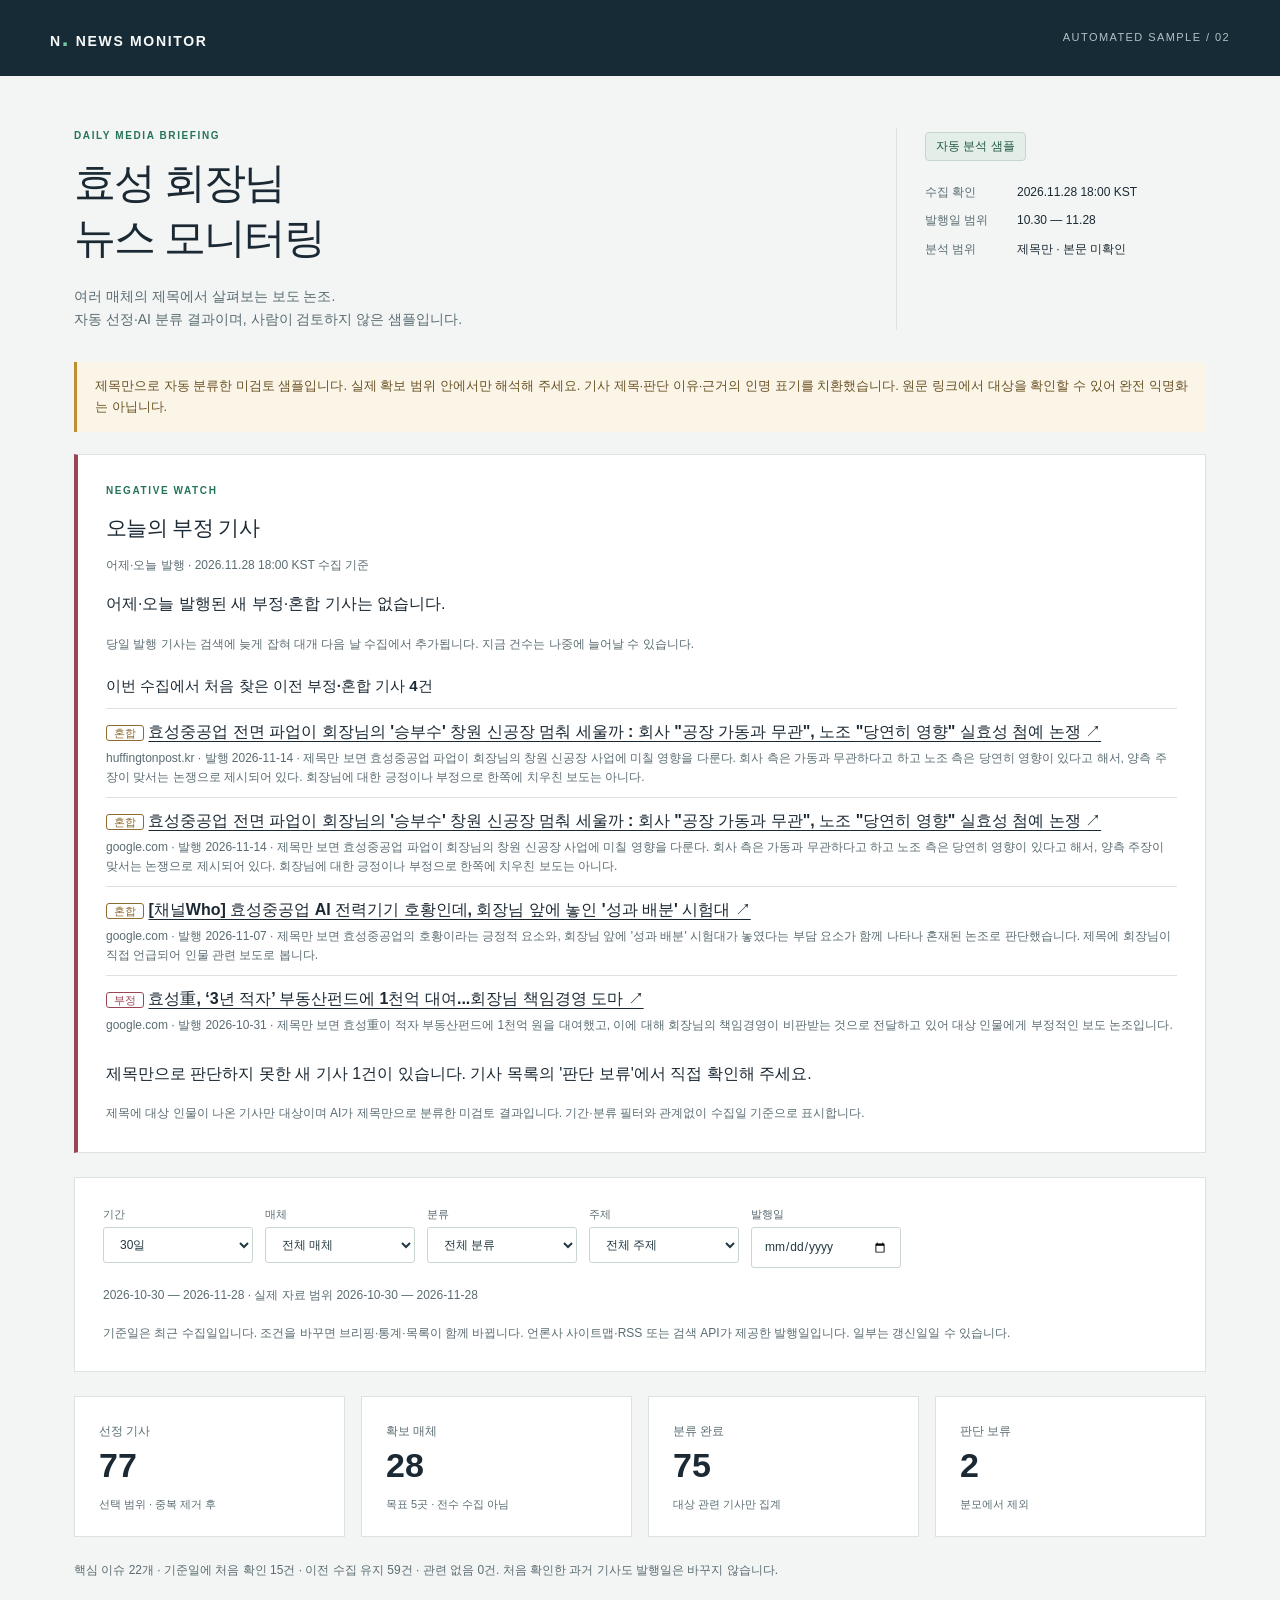
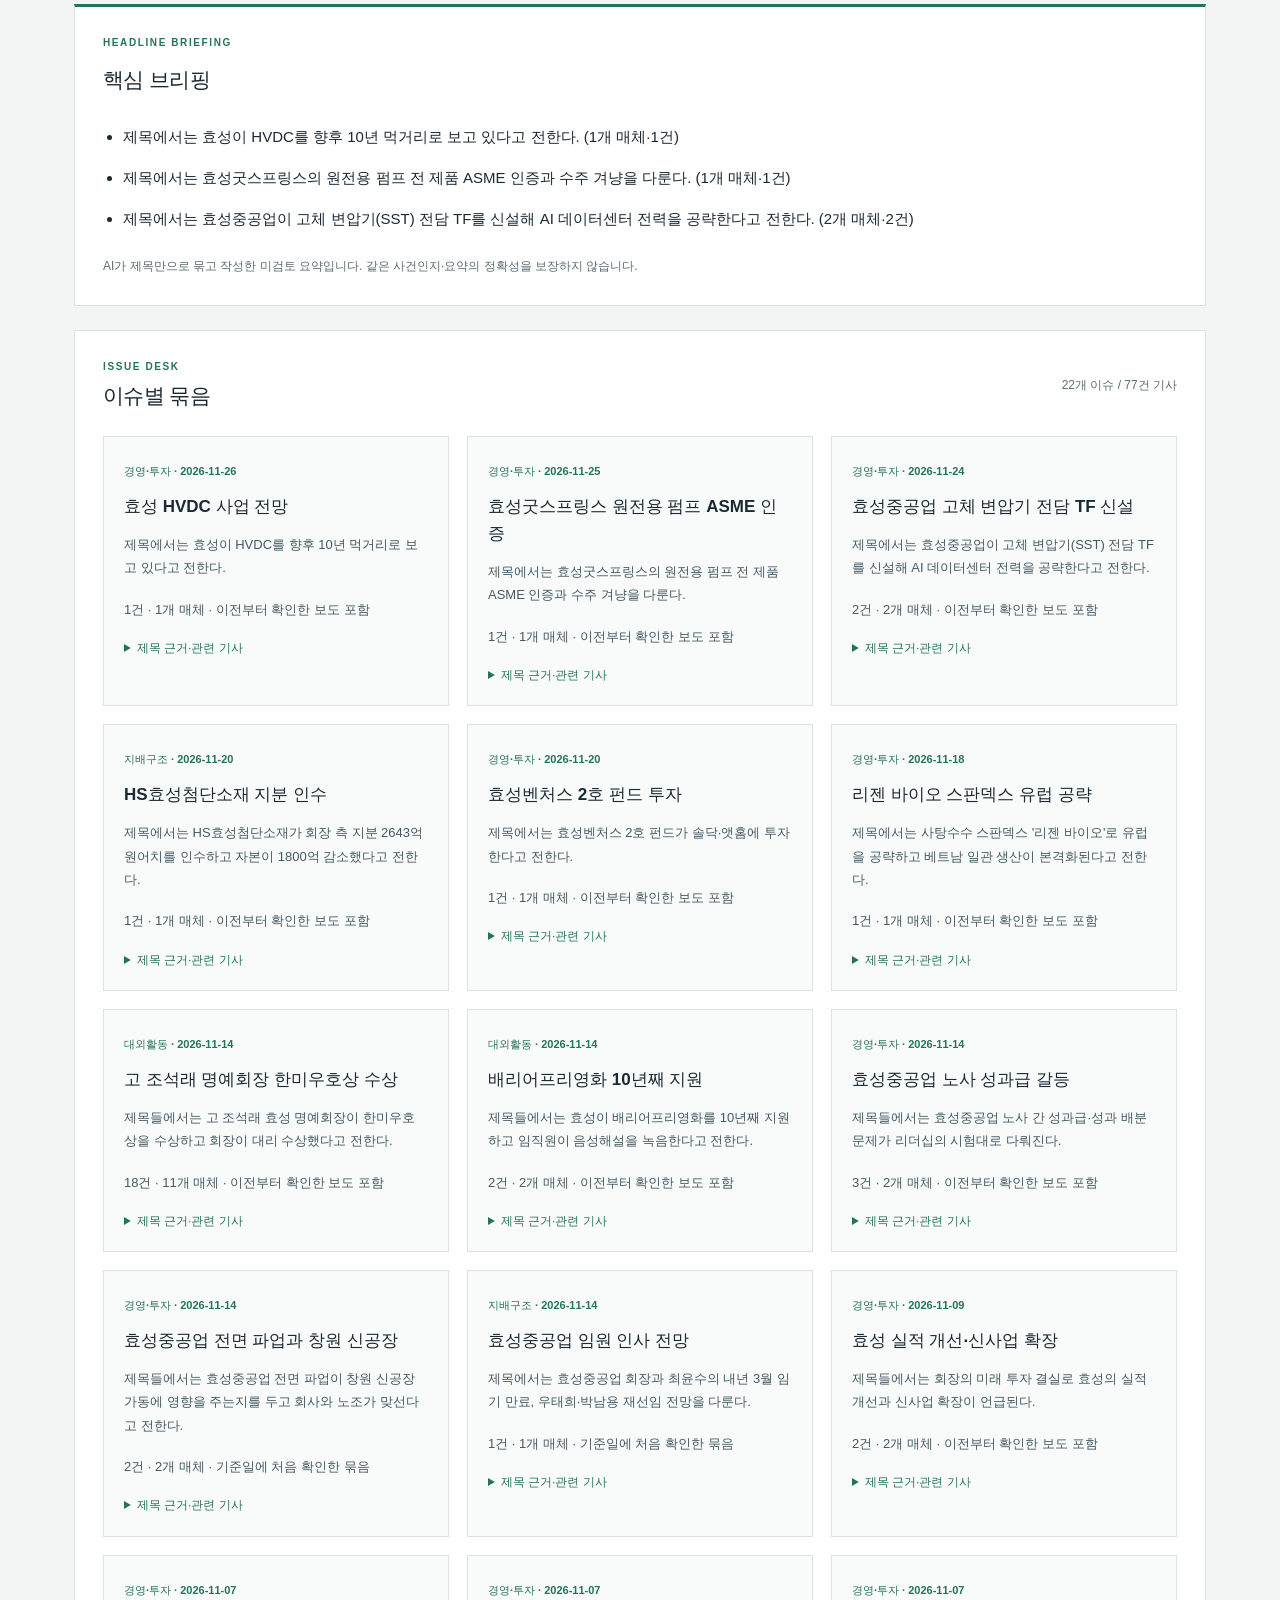
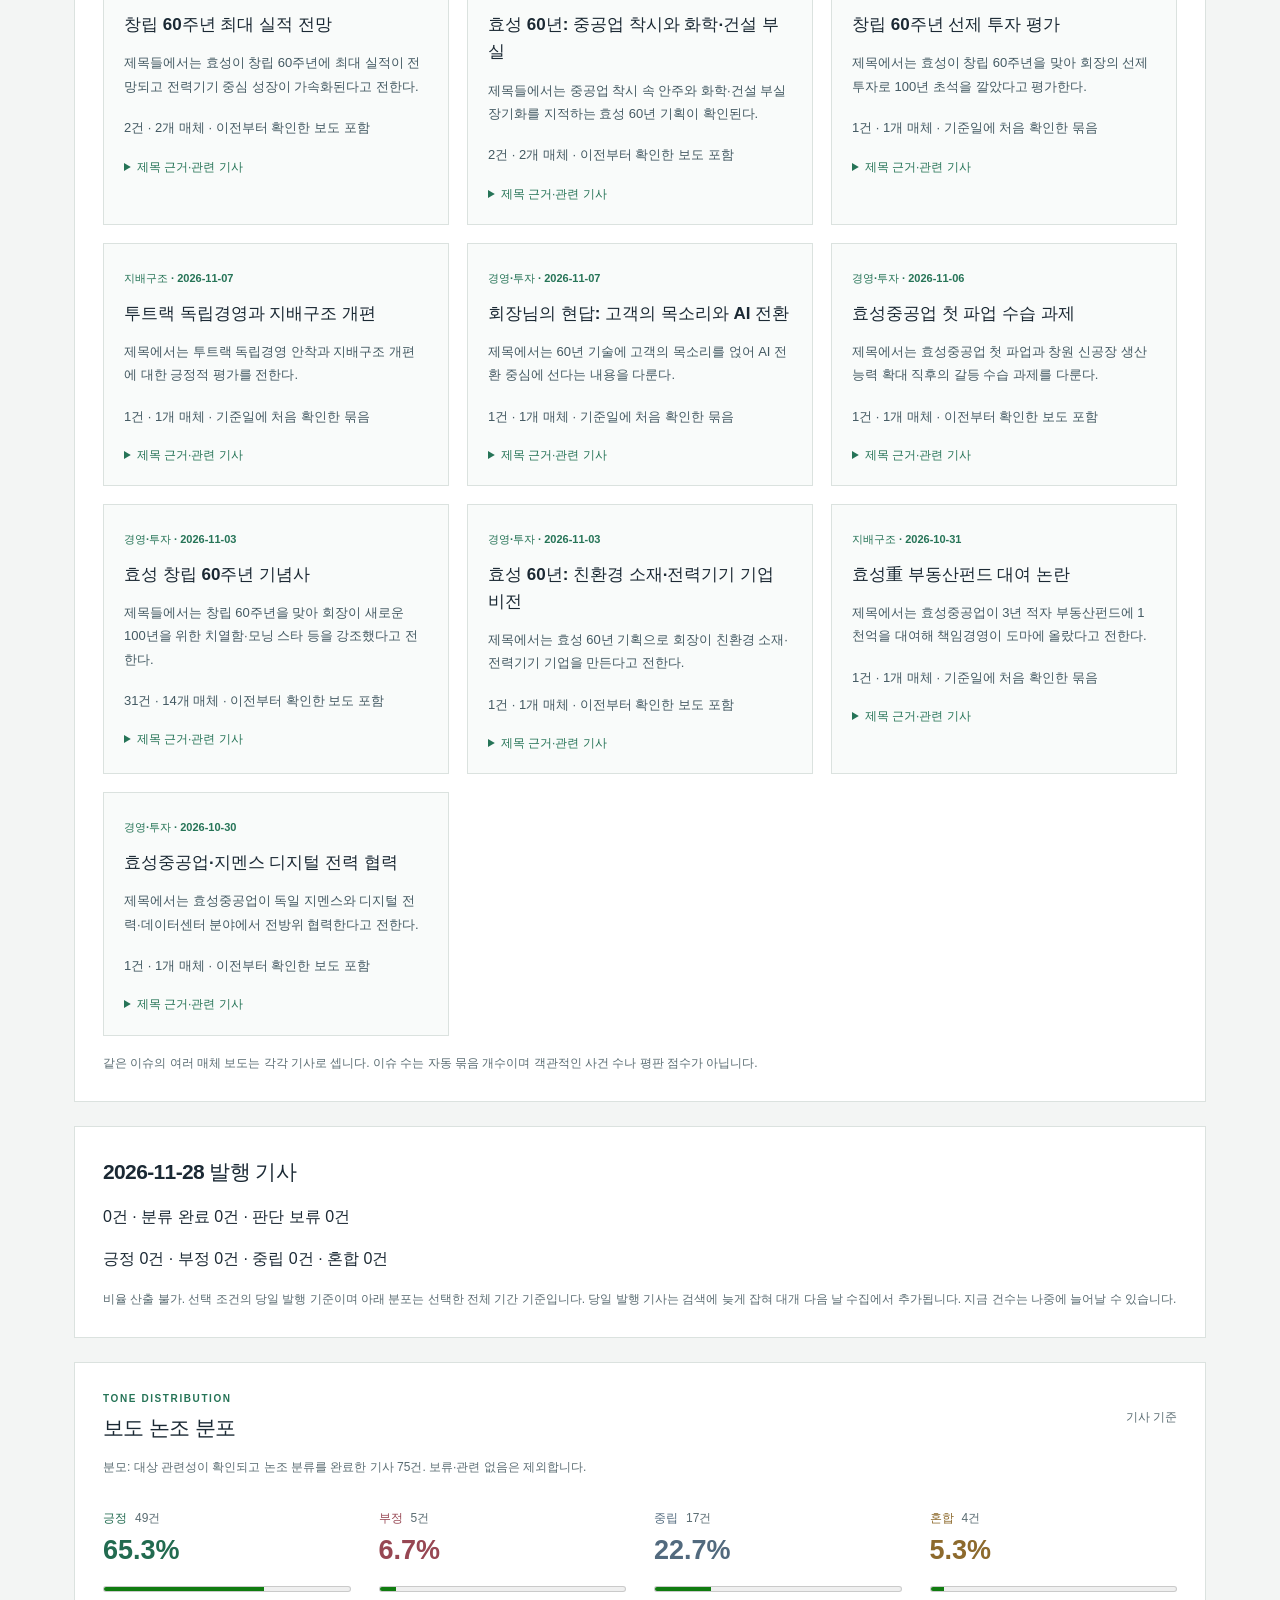
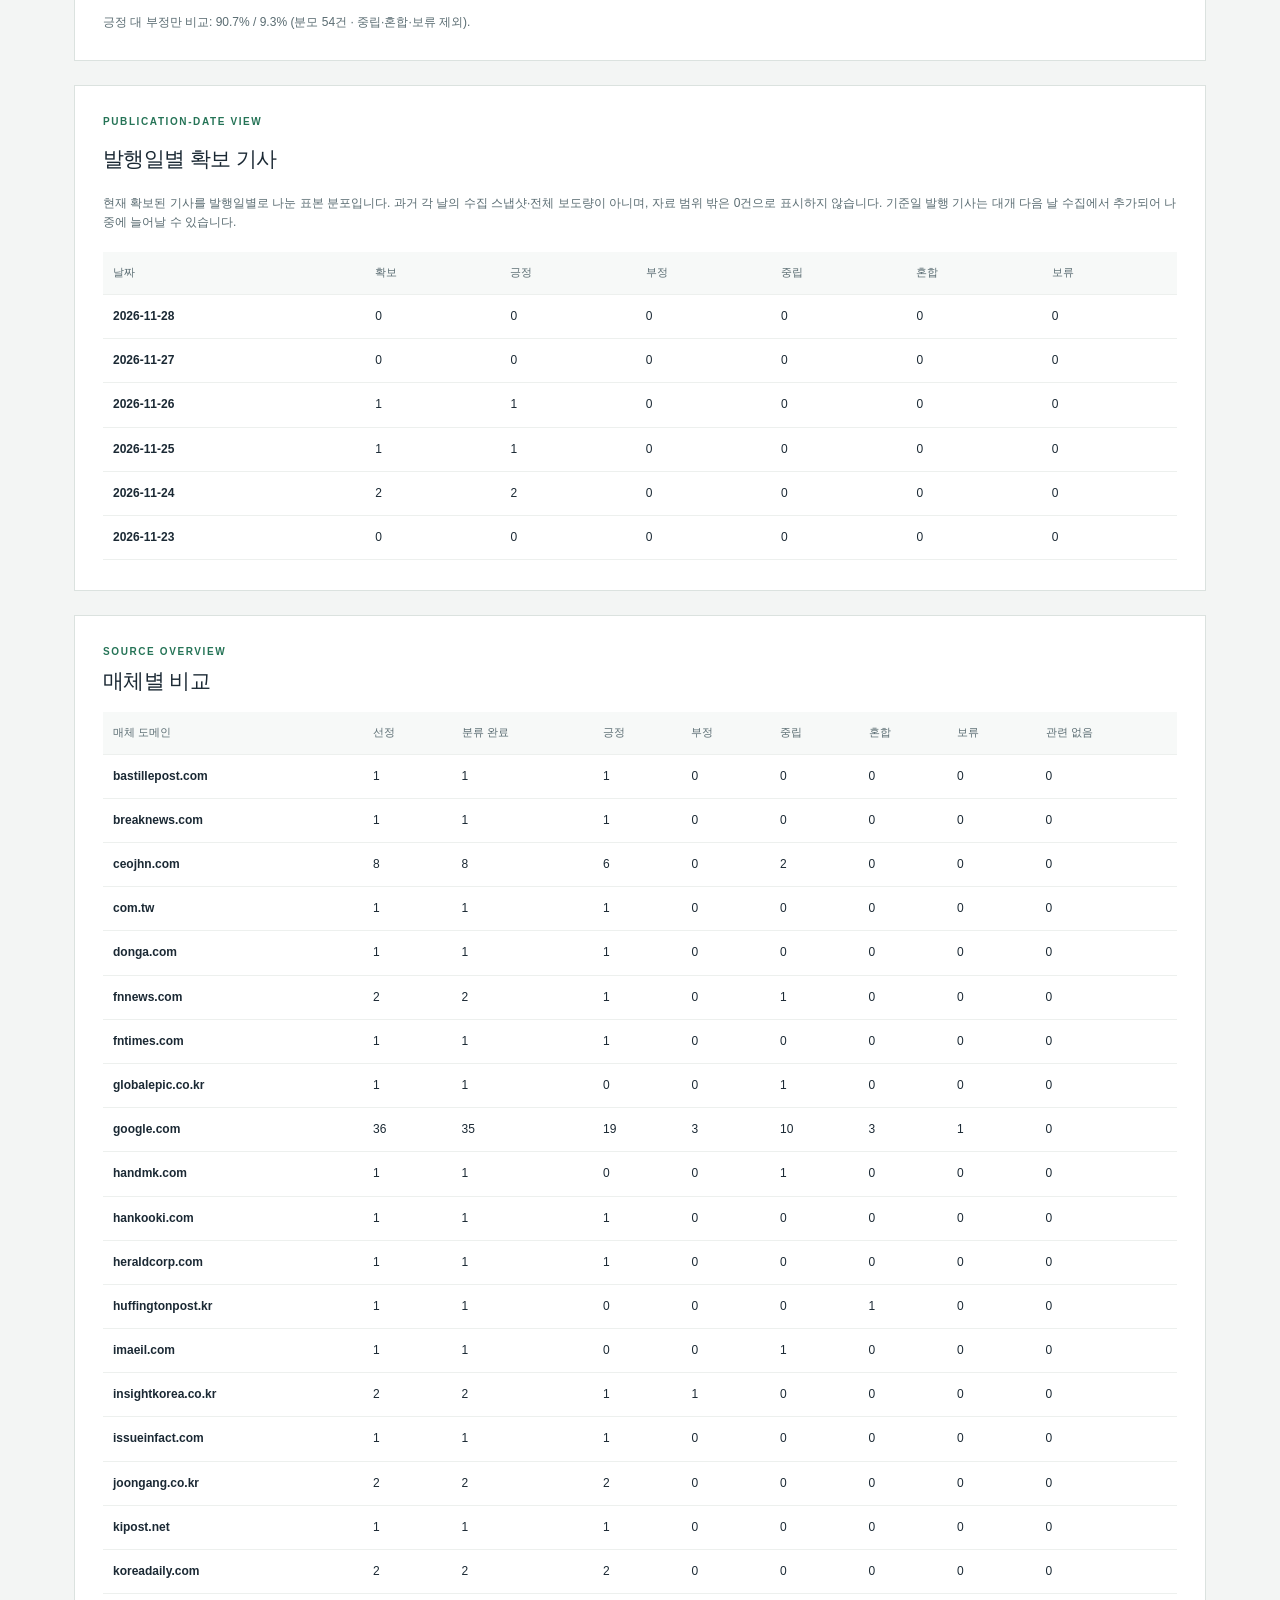
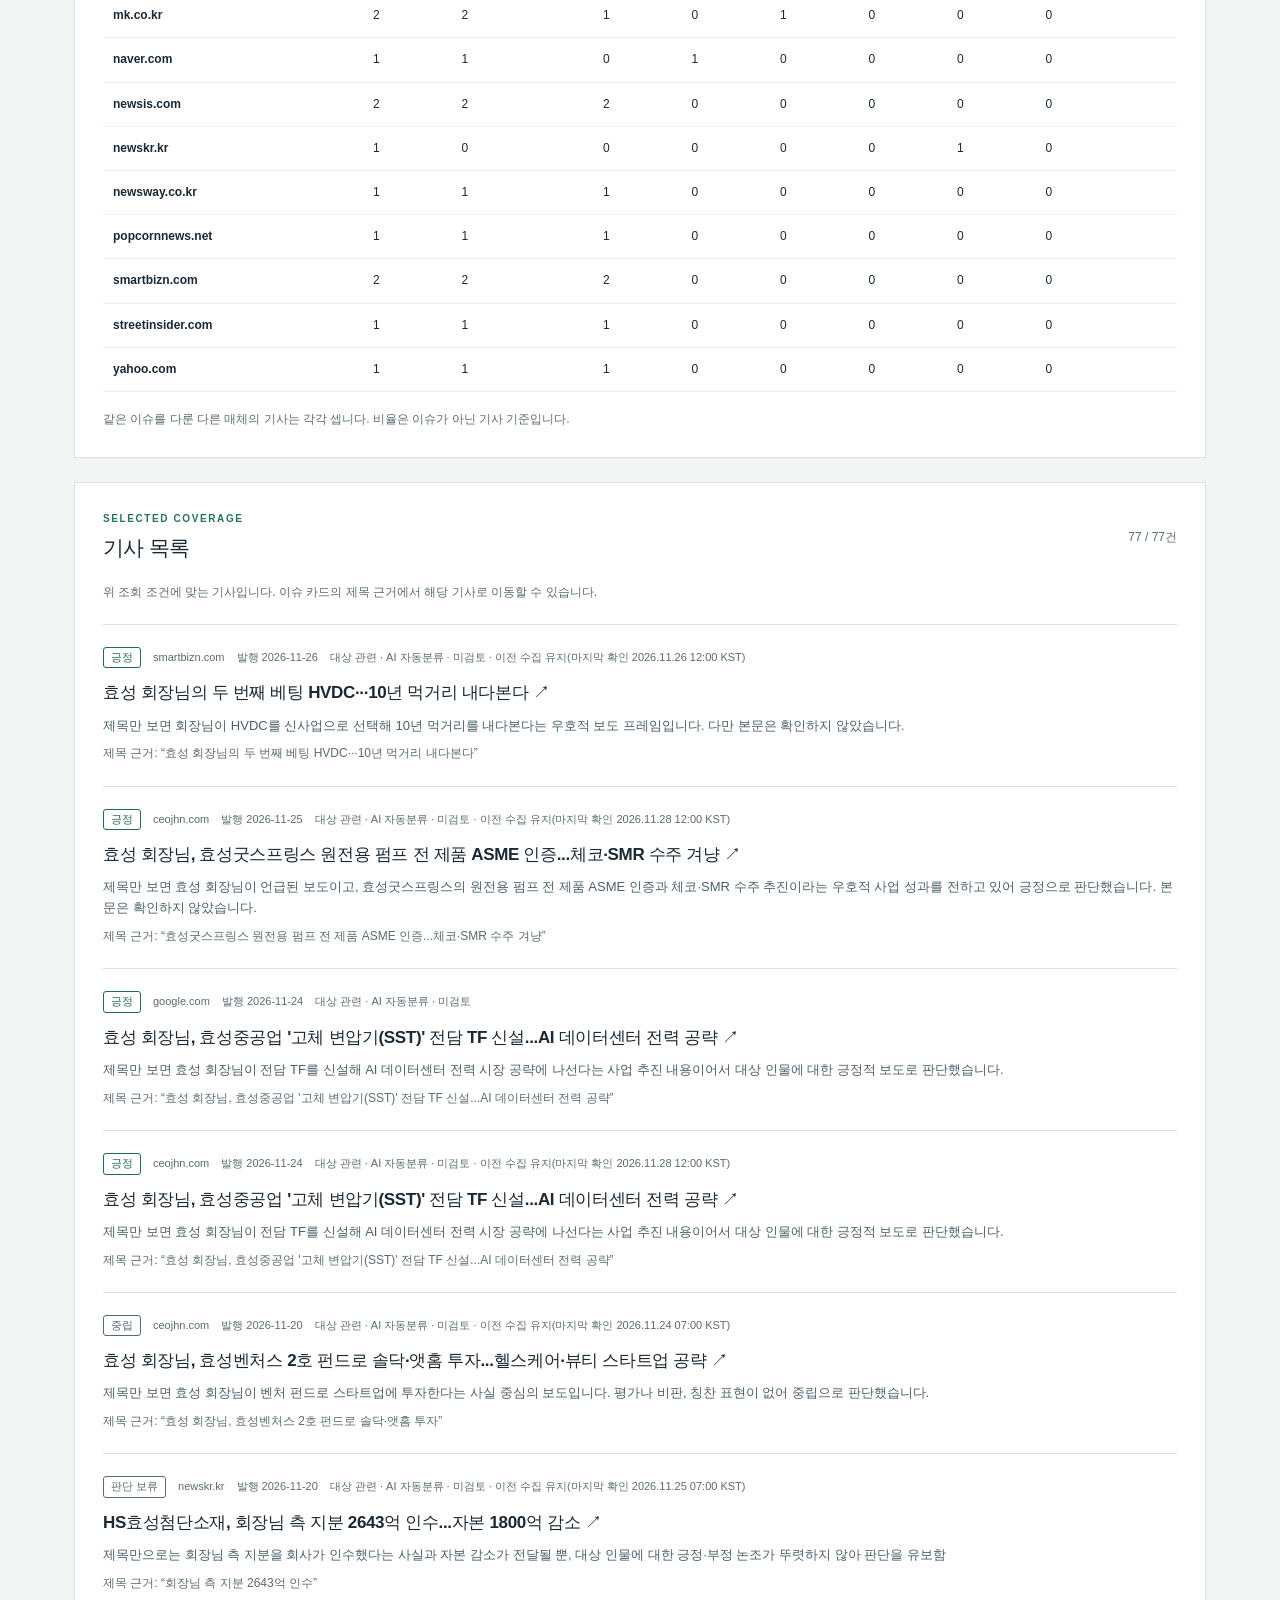
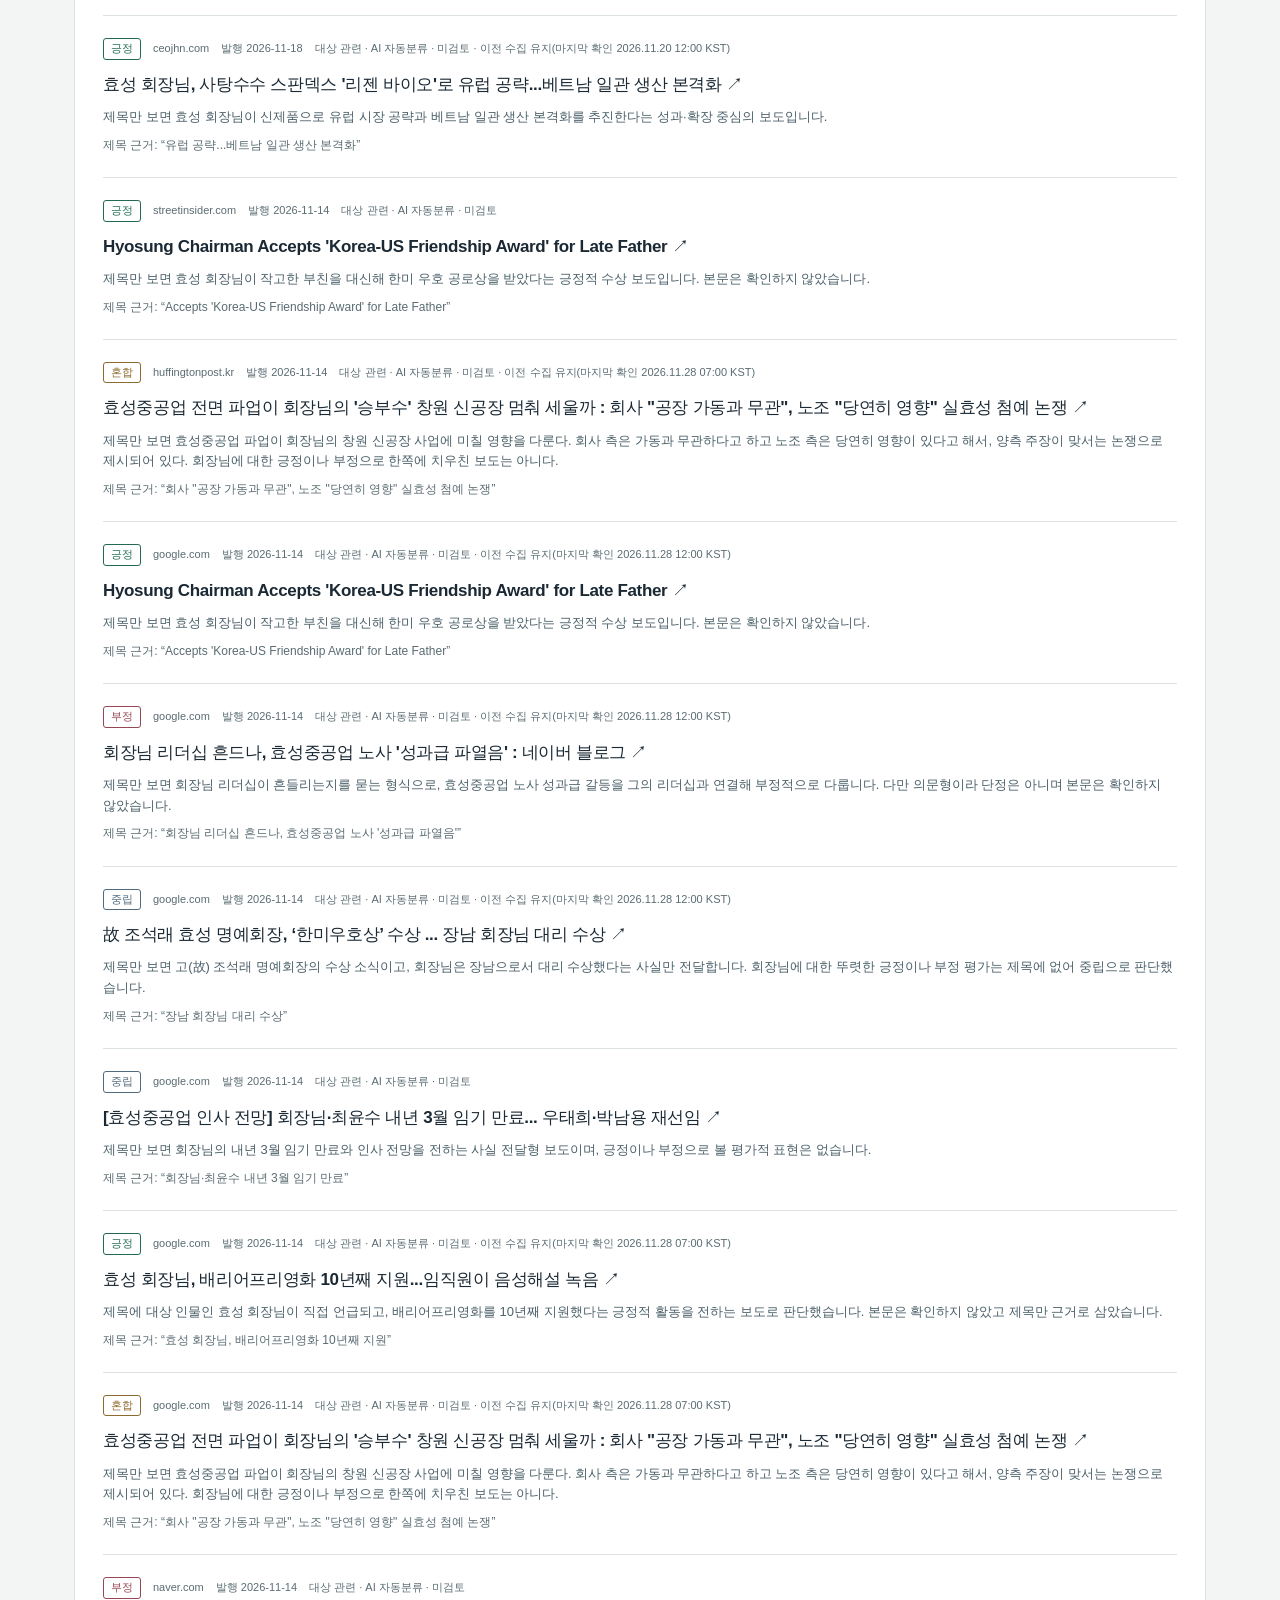
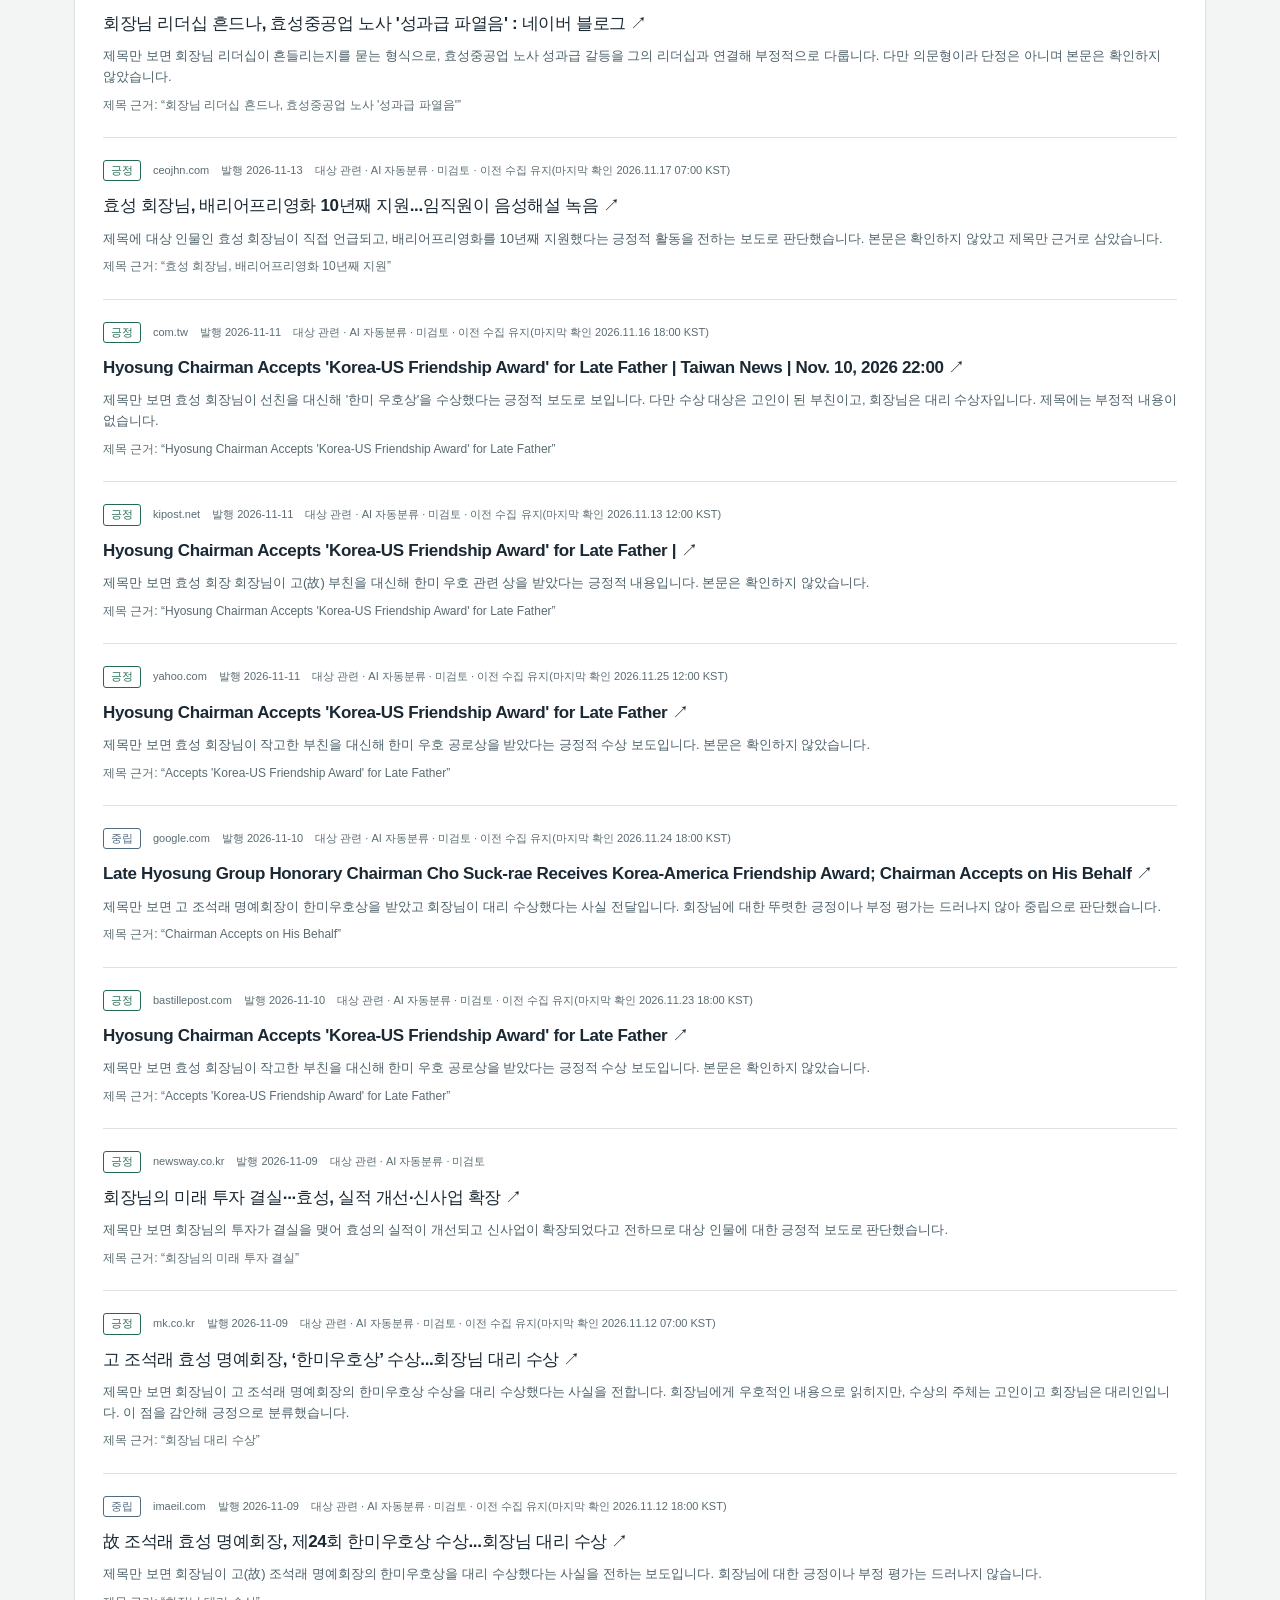
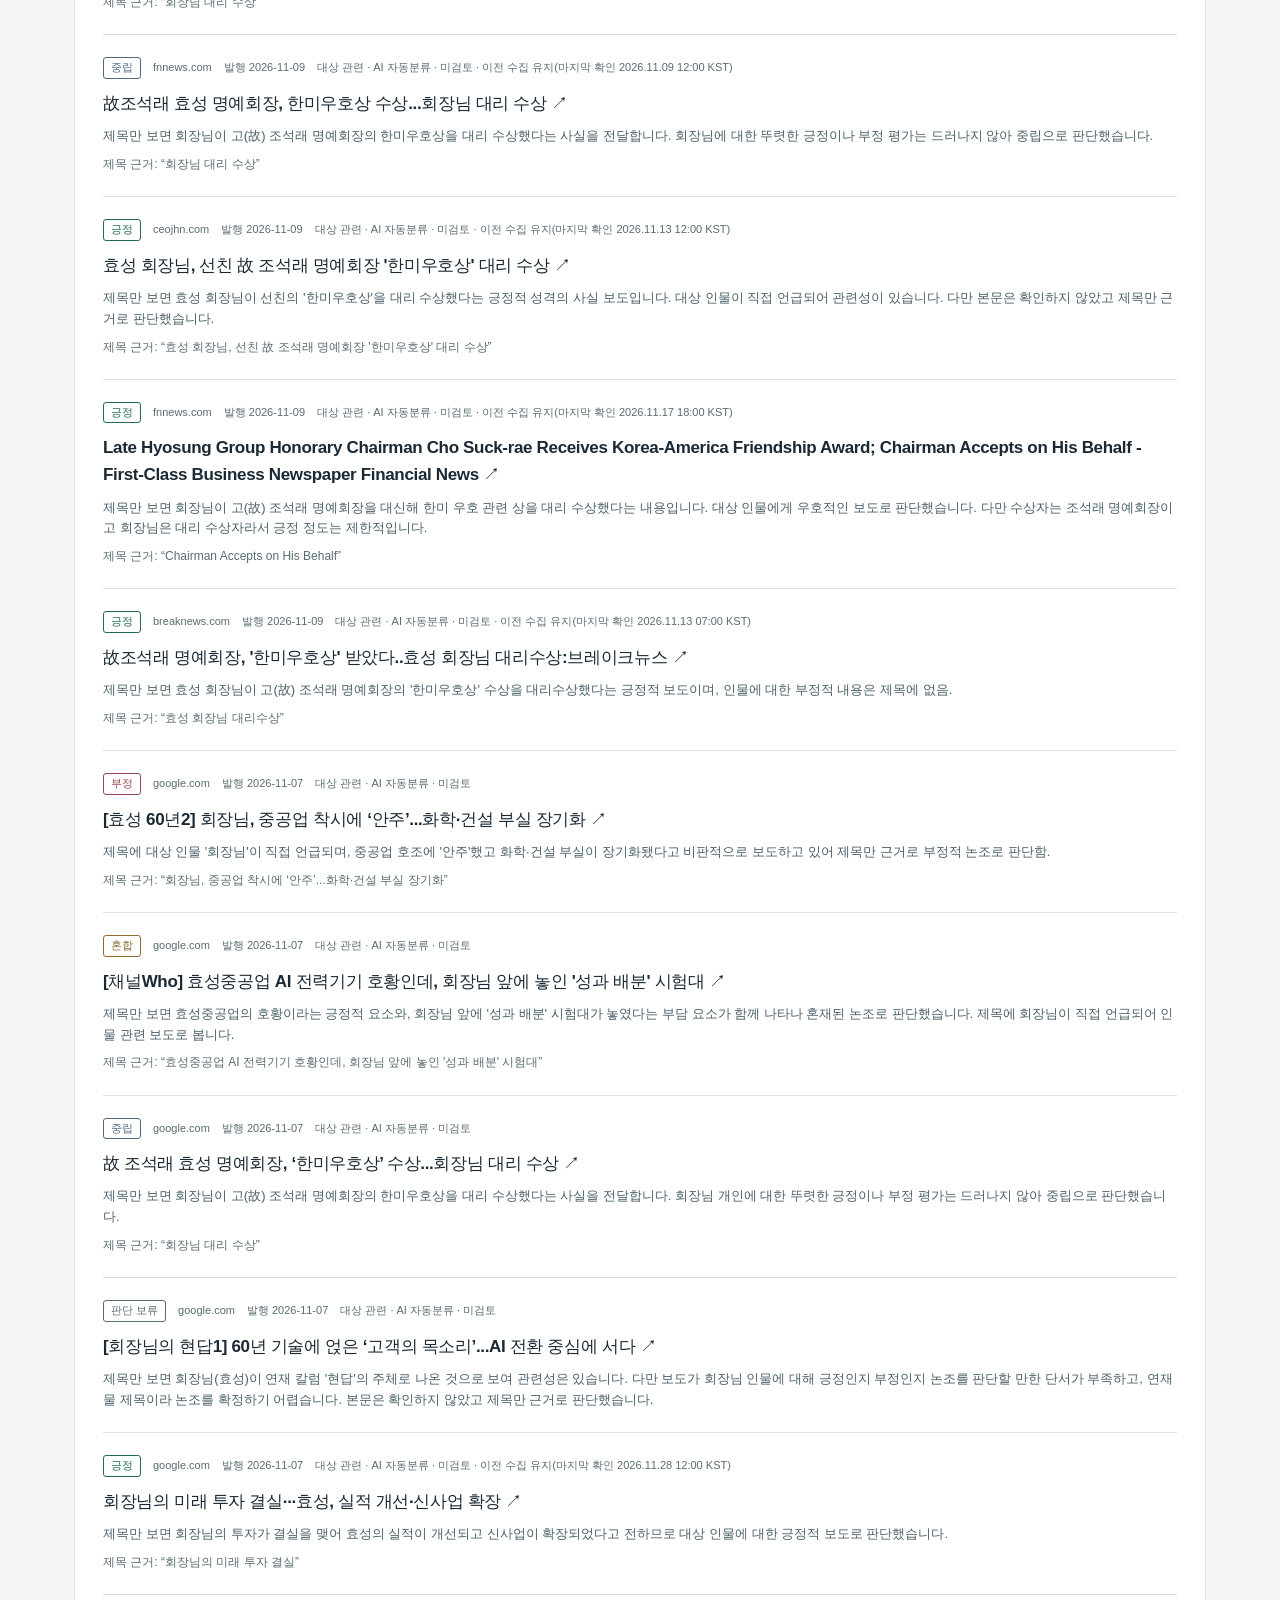
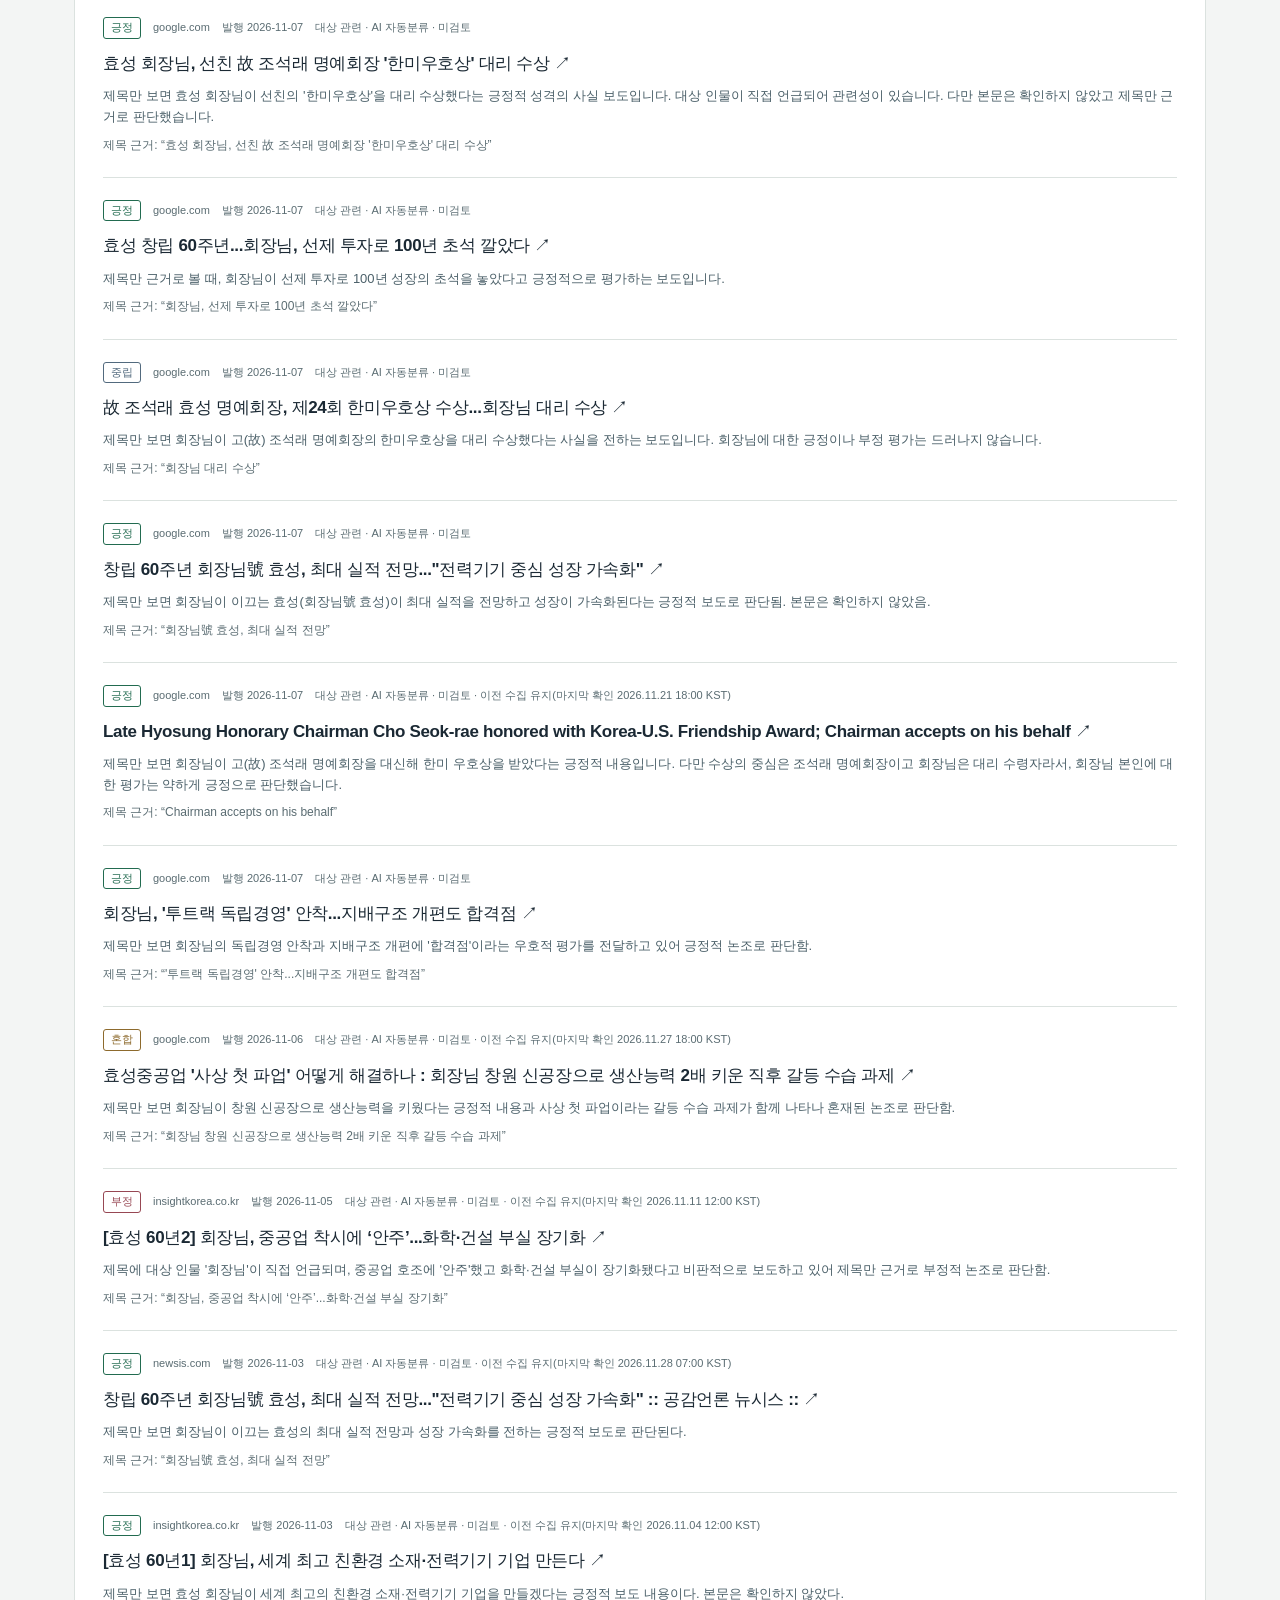
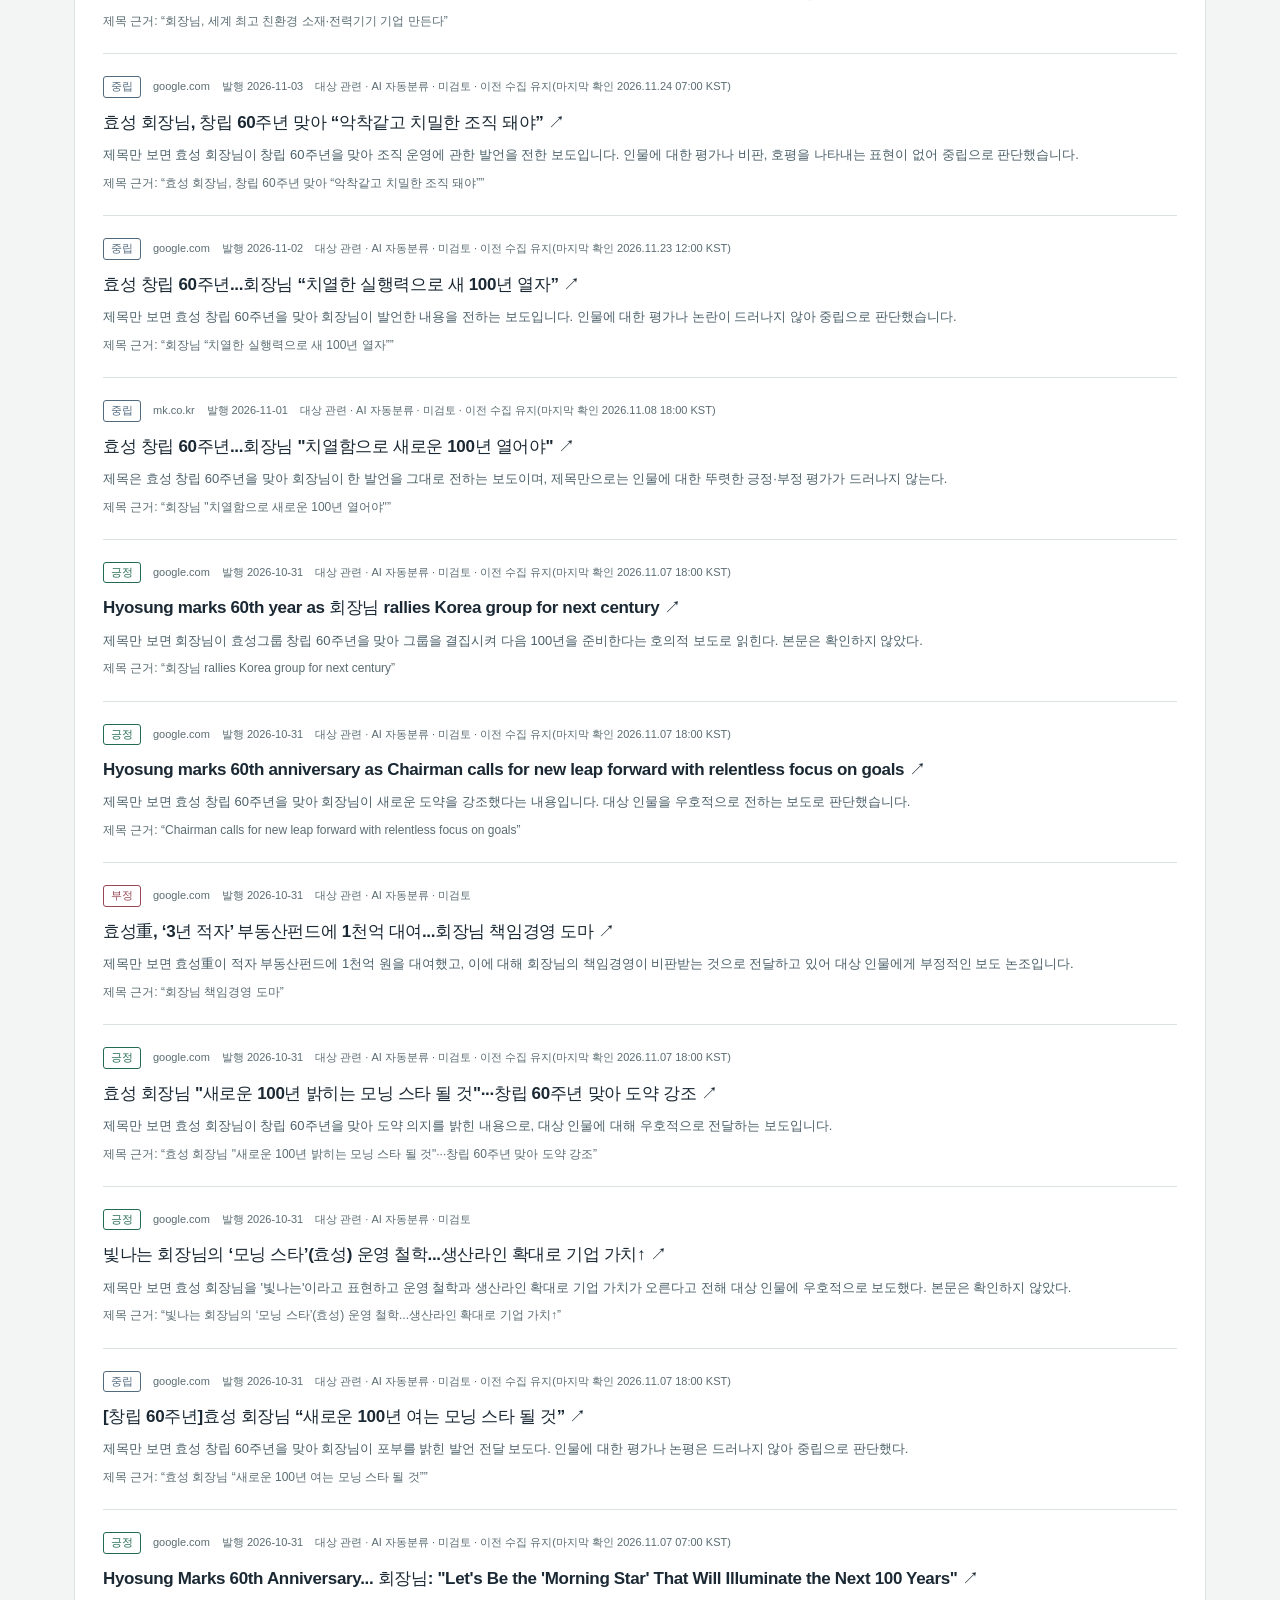
<file: index.html>
<!doctype html>
<html lang="ko">
  <head>
    <meta charset="utf-8" />
    <meta name="viewport" content="width=device-width, initial-scale=1" />
    <meta name="robots" content="noindex, nofollow" />
    <meta
      http-equiv="Content-Security-Policy"
      content="default-src 'none'; style-src 'self'; script-src 'self'; img-src 'none'; connect-src 'none'; base-uri 'none'; form-action 'none'"
    />
    <title>효성 회장님 · News Monitor</title>
    <link rel="stylesheet" href="styles.css?v=4121aa3a2c33" />
    <script src="app.js?v=4121aa3a2c33" defer></script>
  </head>
  <body>
    <a class="skip" href="#main">본문 바로가기</a>
    <header class="topbar">
      <span class="brand">N<span class="brand-dot">.</span> NEWS MONITOR</span
      ><span class="edition">AUTOMATED SAMPLE / 02</span>
    </header>
    <main id="main">
      <section class="hero" aria-labelledby="page-title">
        <div>
          <p class="eyebrow">DAILY MEDIA BRIEFING</p>
          <h1 id="page-title">효성 회장님<span>뉴스 모니터링</span></h1>
          <p class="intro">
            여러 매체의 제목에서 살펴보는 보도 논조.<br />자동 선정·AI 분류
            결과이며, 사람이 검토하지 않은 샘플입니다.
          </p>
        </div>
        <aside class="context">
          <span class="badge">자동 분석 샘플</span>
          <dl>
            <dt>수집 확인</dt>
            <dd>2026.11.28 18:00 KST</dd>
            <dt>발행일 범위</dt>
            <dd>10.30 — 11.28</dd>
            <dt>분석 범위</dt>
            <dd>제목만 · 본문 미확인</dd>
          </dl>
        </aside>
      </section>
      <div class="notice" role="status">제목만으로 자동 분류한 미검토 샘플입니다. 실제 확보 범위 안에서만 해석해 주세요. 기사 제목·판단 이유·근거의 인명 표기를 치환했습니다. 원문 링크에서 대상을 확인할 수 있어 완전 익명화는 아닙니다.</div>
      <section class="panel alert" id="negative-alert" aria-labelledby="alert-title"><p class="eyebrow">NEGATIVE WATCH</p><h2 id="alert-title">오늘의 부정 기사</h2><p class="unit">어제·오늘 발행 · 2026.11.28 18:00 KST 수집 기준</p><p>어제·오늘 발행된 새 부정·혼합 기사는 없습니다.</p><p class="footnote">당일 발행 기사는 검색에 늦게 잡혀 대개 다음 날 수집에서 추가됩니다. 지금 건수는 나중에 늘어날 수 있습니다.</p><h3>이번 수집에서 처음 찾은 이전 부정·혼합 기사 4건</h3><ul class="alert-list"><li><span><span class="label mixed">혼합</span> <a href="https://www.huffingtonpost.kr/article/261964" target="_blank" rel="noopener noreferrer">효성중공업 전면 파업이 회장님의 &#x27;승부수&#x27; 창원 신공장 멈춰 세울까 : 회사 &quot;공장 가동과 무관&quot;, 노조 &quot;당연히 영향&quot; 실효성 첨예 논쟁 ↗</a></span><span class="footnote">huffingtonpost.kr · 발행 2026-11-14 · 제목만 보면 효성중공업 파업이 회장님의 창원 신공장 사업에 미칠 영향을 다룬다. 회사 측은 가동과 무관하다고 하고 노조 측은 당연히 영향이 있다고 해서, 양측 주장이 맞서는 논쟁으로 제시되어 있다. 회장님에 대한 긍정이나 부정으로 한쪽에 치우친 보도는 아니다.</span></li><li><span><span class="label mixed">혼합</span> <a href="https://www.google.com/url?opi=89978449&amp;q=CAESZwHEIkXXNdl8NHVToZT7SL3Y7EkblUA15QmduHueU-mN3X8JnLoFs9ytbGHHWp00ElmCnnwn5x5YQT2ESkdkCxPuZP10S_hXdVcS7ONYuhV4ujawZvBEdgRXvW37fy6FeMzcHD9GucQ&amp;sa=U&amp;uoh=3&amp;usg=AOvVaw3CRanE5EihJ92FL-CmuBXN&amp;ved=2ahUKEwjHm_eAk6mYAxXWJdAFHZByK98QxfQBegQIBBAC" target="_blank" rel="noopener noreferrer">효성중공업 전면 파업이 회장님의 &#x27;승부수&#x27; 창원 신공장 멈춰 세울까 : 회사 &quot;공장 가동과 무관&quot;, 노조 &quot;당연히 영향&quot; 실효성 첨예 논쟁 ↗</a></span><span class="footnote">google.com · 발행 2026-11-14 · 제목만 보면 효성중공업 파업이 회장님의 창원 신공장 사업에 미칠 영향을 다룬다. 회사 측은 가동과 무관하다고 하고 노조 측은 당연히 영향이 있다고 해서, 양측 주장이 맞서는 논쟁으로 제시되어 있다. 회장님에 대한 긍정이나 부정으로 한쪽에 치우친 보도는 아니다.</span></li><li><span><span class="label mixed">혼합</span> <a href="https://www.google.com/url?opi=89978449&amp;q=CAESfQHEIkXXYr_dq7zRmlcFMnW2oYa_4ZEMCR5YLbfxcwIK1lZMz8ghiiiZJTBhtepoSZUuUsAWvHdE_aaG2cBSFBTN9PAsWCbqr9l6qrr9-YPyn6iCXm9GEneRzYZuY5QesWmlZmAbF04-dvTHwcJpcDUmYZvSwd5VcN3MKdWi&amp;sa=U&amp;uoh=3&amp;usg=AOvVaw1zgnZ4_vWckSOiiXG7-Ox_&amp;ved=2ahUKEwjPvYbHpqqYAxWZRjABHVjxAW8QxfQBegQIBhAC" target="_blank" rel="noopener noreferrer">[채널Who] 효성중공업 AI 전력기기 호황인데, 회장님 앞에 놓인 &#x27;성과 배분&#x27; 시험대 ↗</a></span><span class="footnote">google.com · 발행 2026-11-07 · 제목만 보면 효성중공업의 호황이라는 긍정적 요소와, 회장님 앞에 &#x27;성과 배분&#x27; 시험대가 놓였다는 부담 요소가 함께 나타나 혼재된 논조로 판단했습니다. 제목에 회장님이 직접 언급되어 인물 관련 보도로 봅니다.</span></li><li><span><span class="label negative">부정</span> <a href="https://www.google.com/url?opi=89978449&amp;q=CAESewHEIkXXdH_fwneM_lGDTtOTtrCs5v5T_o6mcXPIsbn5A-f5hoi91Eqf2AV-HxhHmMKkj8u25OTNqWGs5Gz5fLQ_nn_TluRfik2YM666LzOHy97N5nCJ9iqCeJIv6brvLxQCT5rBaXaUOCUB8G42EvtnMelhsSQ4MnuX5A&amp;sa=U&amp;uoh=3&amp;usg=AOvVaw2UpSO4vxwhoVw9vlvQkQCm&amp;ved=2ahUKEwjPvYbHpqqYAxWZRjABHVjxAW8QxfQBegQIBRAC" target="_blank" rel="noopener noreferrer">효성重, ‘3년 적자’ 부동산펀드에 1천억 대여...회장님 책임경영 도마 ↗</a></span><span class="footnote">google.com · 발행 2026-10-31 · 제목만 보면 효성重이 적자 부동산펀드에 1천억 원을 대여했고, 이에 대해 회장님의 책임경영이 비판받는 것으로 전달하고 있어 대상 인물에게 부정적인 보도 논조입니다.</span></li></ul><p>제목만으로 판단하지 못한 새 기사 1건이 있습니다. 기사 목록의 '판단 보류'에서 직접 확인해 주세요.</p><p class="footnote">제목에 대상 인물이 나온 기사만 대상이며 AI가 제목만으로 분류한 미검토 결과입니다. 기간·분류 필터와 관계없이 수집일 기준으로 표시합니다.</p></section>
      <section class="panel controls" aria-label="조회 조건">
        <div class="filters">
          <label
            >기간<select id="period-filter">
              <option value="1">기준일 하루</option><option value="7">7일</option><option value="30" selected>30일</option>
            </select></label
          >
          <label
            >매체<select id="publisher-filter">
              <option value="">전체 매체</option>
              <option value="bastillepost.com">bastillepost.com</option><option value="breaknews.com">breaknews.com</option><option value="ceojhn.com">ceojhn.com</option><option value="com.tw">com.tw</option><option value="donga.com">donga.com</option><option value="fnnews.com">fnnews.com</option><option value="fntimes.com">fntimes.com</option><option value="globalepic.co.kr">globalepic.co.kr</option><option value="google.com">google.com</option><option value="handmk.com">handmk.com</option><option value="hankooki.com">hankooki.com</option><option value="heraldcorp.com">heraldcorp.com</option><option value="huffingtonpost.kr">huffingtonpost.kr</option><option value="imaeil.com">imaeil.com</option><option value="insightkorea.co.kr">insightkorea.co.kr</option><option value="issueinfact.com">issueinfact.com</option><option value="joongang.co.kr">joongang.co.kr</option><option value="kipost.net">kipost.net</option><option value="koreadaily.com">koreadaily.com</option><option value="mk.co.kr">mk.co.kr</option><option value="naver.com">naver.com</option><option value="newsis.com">newsis.com</option><option value="newskr.kr">newskr.kr</option><option value="newsway.co.kr">newsway.co.kr</option><option value="popcornnews.net">popcornnews.net</option><option value="smartbizn.com">smartbizn.com</option><option value="streetinsider.com">streetinsider.com</option><option value="yahoo.com">yahoo.com</option>
            </select></label
          >
          <label
            >분류<select id="sentiment-filter">
              <option value="">전체 분류</option>
              <option value="positive">긍정</option>
              <option value="negative">부정</option>
              <option value="neutral">중립</option>
              <option value="mixed">혼합</option>
              <option value="abstain">판단 보류</option>
              <option value="unrelated">관련 없음</option>
            </select></label
          >
          <label
            >주제<select id="topic-filter">
              <option value="">전체 주제</option>
              <option value="management">경영·투자</option><option value="governance">지배구조</option><option value="legal_regulation">법원·규제</option><option value="external">대외활동</option><option value="other">기타</option>
            </select></label
          >
          <label
            >발행일<input id="date-filter" type="date"
          /></label>
        </div>
        <p id="scope-note" class="footnote" aria-live="polite">2026-10-30 — 2026-11-28 · 실제 자료 범위 2026-10-30 — 2026-11-28</p>
        <p class="footnote">
          기준일은 최근 수집일입니다. 조건을 바꾸면 브리핑·통계·목록이 함께
          바뀝니다. 언론사 사이트맵·RSS 또는 검색 API가 제공한 발행일입니다. 일부는 갱신일일 수 있습니다.
        </p>
      </section>
      <section class="metrics" aria-label="샘플 현황"><div class="metric"><span class="metric-label">선정 기사</span><strong class="metric-value">77</strong><span class="metric-note">선택 범위 · 중복 제거 후</span></div><div class="metric"><span class="metric-label">확보 매체</span><strong class="metric-value">28</strong><span class="metric-note">목표 5곳 · 전수 수집 아님</span></div><div class="metric"><span class="metric-label">분류 완료</span><strong class="metric-value">75</strong><span class="metric-note">대상 관련 기사만 집계</span></div><div class="metric"><span class="metric-label">판단 보류</span><strong class="metric-value">2</strong><span class="metric-note">분모에서 제외</span></div></section>
      <p id="coverage-detail" class="coverage-detail">핵심 이슈 22개 · 기준일에 처음 확인 15건 · 이전 수집 유지 59건</p>
      <section class="panel briefing" aria-labelledby="briefing-title">
        <p class="eyebrow">HEADLINE BRIEFING</p>
        <h2 id="briefing-title">핵심 브리핑</h2>
        <ul id="briefing-lines">
          <li>제목에서는 효성이 HVDC를 향후 10년 먹거리로 보고 있다고 전한다. (1개 매체·1건)</li><li>제목에서는 효성굿스프링스의 원전용 펌프 전 제품 ASME 인증과 수주 겨냥을 다룬다. (1개 매체·1건)</li><li>제목에서는 효성중공업이 고체 변압기(SST) 전담 TF를 신설해 AI 데이터센터 전력을 공략한다고 전한다. (2개 매체·2건)</li>
        </ul>
        <p class="footnote">AI가 제목만으로 묶고 작성한 미검토 요약입니다. 같은 사건인지·요약의 정확성을 보장하지 않습니다.</p>
      </section>
      <section class="panel" aria-labelledby="issues-title">
        <div class="section-heading">
          <div>
            <p class="eyebrow">ISSUE DESK</p>
            <h2 id="issues-title">이슈별 묶음</h2>
          </div>
          <span class="unit" id="issue-count">22개 이슈 / 77건 기사</span>
        </div>
        <div class="issue-grid" id="issue-cards"><article class="issue-card"><span class="issue-topic">경영·투자</span><h3>효성 HVDC 사업 전망</h3><p>제목에서는 효성이 HVDC를 향후 10년 먹거리로 보고 있다고 전한다.</p><p class="footnote">1건 · 1개 매체</p><details><summary>제목 근거·관련 기사</summary><ul><li><a href="#article-26a6f54714346387639a">smartbizn.com: “효성 회장님의 두 번째 베팅 HVDC···10년 먹거리 내다본다”</a></li></ul></details></article><article class="issue-card"><span class="issue-topic">경영·투자</span><h3>효성굿스프링스 원전용 펌프 ASME 인증</h3><p>제목에서는 효성굿스프링스의 원전용 펌프 전 제품 ASME 인증과 수주 겨냥을 다룬다.</p><p class="footnote">1건 · 1개 매체</p><details><summary>제목 근거·관련 기사</summary><ul><li><a href="#article-f566e06ac71d6ee068d1">ceojhn.com: “효성 회장님, 효성굿스프링스 원전용 펌프 전 제품 ASME 인증...체코·SMR 수주 겨냥”</a></li></ul></details></article><article class="issue-card"><span class="issue-topic">경영·투자</span><h3>효성중공업 고체 변압기 전담 TF 신설</h3><p>제목에서는 효성중공업이 고체 변압기(SST) 전담 TF를 신설해 AI 데이터센터 전력을 공략한다고 전한다.</p><p class="footnote">2건 · 2개 매체</p><details><summary>제목 근거·관련 기사</summary><ul><li><a href="#article-4a5bdb0ad540ea1ca17f">google.com: “효성 회장님, 효성중공업 &#x27;고체 변압기(SST)&#x27; 전담 TF 신설...AI 데이터센터 전력 공략”</a></li><li><a href="#article-bef383b7fbde71eb50de">ceojhn.com: “효성 회장님, 효성중공업 &#x27;고체 변압기(SST)&#x27; 전담 TF 신설...AI 데이터센터 전력 공략”</a></li></ul></details></article><article class="issue-card"><span class="issue-topic">지배구조</span><h3>HS효성첨단소재 지분 인수</h3><p>제목에서는 HS효성첨단소재가 회장 측 지분 2643억 원어치를 인수하고 자본이 1800억 감소했다고 전한다.</p><p class="footnote">1건 · 1개 매체</p><details><summary>제목 근거·관련 기사</summary><ul><li><a href="#article-74fc8f88cf9e3eccec77">newskr.kr: “HS효성첨단소재, 회장님 측 지분 2643억 인수...자본 1800억 감소”</a></li></ul></details></article><article class="issue-card"><span class="issue-topic">경영·투자</span><h3>효성벤처스 2호 펀드 투자</h3><p>제목에서는 효성벤처스 2호 펀드가 솔닥·앳홈에 투자한다고 전한다.</p><p class="footnote">1건 · 1개 매체</p><details><summary>제목 근거·관련 기사</summary><ul><li><a href="#article-db707d8baf20407ce0a0">ceojhn.com: “효성 회장님, 효성벤처스 2호 펀드로 솔닥·앳홈 투자...헬스케어·뷰티 스타트업 공략”</a></li></ul></details></article><article class="issue-card"><span class="issue-topic">경영·투자</span><h3>리젠 바이오 스판덱스 유럽 공략</h3><p>제목에서는 사탕수수 스판덱스 &#x27;리젠 바이오&#x27;로 유럽을 공략하고 베트남 일관 생산이 본격화된다고 전한다.</p><p class="footnote">1건 · 1개 매체</p><details><summary>제목 근거·관련 기사</summary><ul><li><a href="#article-dac4b99b258f1788aec8">ceojhn.com: “효성 회장님, 사탕수수 스판덱스 &#x27;리젠 바이오&#x27;로 유럽 공략...베트남 일관 생산 본격화”</a></li></ul></details></article><article class="issue-card"><span class="issue-topic">대외활동</span><h3>고 조석래 명예회장 한미우호상 수상</h3><p>제목들에서는 고 조석래 효성 명예회장이 한미우호상을 수상하고 회장이 대리 수상했다고 전한다.</p><p class="footnote">18건 · 11개 매체</p><details><summary>제목 근거·관련 기사</summary><ul><li><a href="#article-0d90779241e03127fa01">ceojhn.com: “효성 회장님, 선친 故 조석래 명예회장 &#x27;한미우호상&#x27; 대리 수상”</a></li><li><a href="#article-1d4623cc91b8823b1b7f">google.com: “Late Hyosung Group Honorary Chairman Cho Suck-rae Receives Korea-America Friendship Award; Chairman Accepts on His Behalf”</a></li><li><a href="#article-1ec9f65cddb9a9cd20f7">yahoo.com: “Hyosung Chairman Accepts &#x27;Korea-US Friendship Award&#x27; for Late Father”</a></li><li><a href="#article-406ba31fdd219849653b">google.com: “Hyosung Chairman Accepts &#x27;Korea-US Friendship Award&#x27; for Late Father”</a></li><li><a href="#article-4dd8d3055604a86cc4e3">google.com: “故 조석래 효성 명예회장, ‘한미우호상’ 수상 ... 장남 회장님 대리 수상”</a></li><li><a href="#article-626644ec5075bbe2fe2a">google.com: “故 조석래 효성 명예회장, ‘한미우호상’ 수상...회장님 대리 수상”</a></li><li><a href="#article-64319143a60d1cfa4a66">breaknews.com: “故조석래 명예회장, &#x27;한미우호상&#x27; 받았다..효성 회장님 대리수상:브레이크뉴스”</a></li><li><a href="#article-6e8d5d4981449eafaa53">google.com: “故 조석래 효성 명예회장, 제24회 한미우호상 수상...회장님 대리 수상”</a></li><li><a href="#article-6f6c03ac2bd4ab0dcc5e">streetinsider.com: “Hyosung Chairman Accepts &#x27;Korea-US Friendship Award&#x27; for Late Father”</a></li><li><a href="#article-79ae18193bf08978d8bc">fnnews.com: “故조석래 효성 명예회장, 한미우호상 수상...회장님 대리 수상”</a></li><li><a href="#article-7e7a075c24c048513d1d">imaeil.com: “故 조석래 효성 명예회장, 제24회 한미우호상 수상...회장님 대리 수상”</a></li><li><a href="#article-82b0e97b85338675634f">google.com: “Late Hyosung Honorary Chairman Cho Seok-rae honored with Korea-U.S. Friendship Award; Chairman accepts on his behalf”</a></li><li><a href="#article-8de7cb1ae52954fd9987">fnnews.com: “Late Hyosung Group Honorary Chairman Cho Suck-rae Receives Korea-America Friendship Award; Chairman Accepts on His Behalf - First-Class Business Newspaper Finan”</a></li><li><a href="#article-a11c8dffba83ba197723">mk.co.kr: “고 조석래 효성 명예회장, ‘한미우호상’ 수상...회장님 대리 수상”</a></li><li><a href="#article-dbcb88837f07e952d526">google.com: “효성 회장님, 선친 故 조석래 명예회장 &#x27;한미우호상&#x27; 대리 수상”</a></li><li><a href="#article-e6d344de2f5a3a2b5e2b">com.tw: “Hyosung Chairman Accepts &#x27;Korea-US Friendship Award&#x27; for Late Father | Taiwan News | Nov. 10, 2026 22:00”</a></li><li><a href="#article-f90684dbb3bb91c265ef">bastillepost.com: “Hyosung Chairman Accepts &#x27;Korea-US Friendship Award&#x27; for Late Father”</a></li><li><a href="#article-fd1b4f9665b4572388f7">kipost.net: “Hyosung Chairman Accepts &#x27;Korea-US Friendship Award&#x27; for Late Father |”</a></li></ul></details></article><article class="issue-card"><span class="issue-topic">경영·투자</span><h3>효성중공업 노사 성과급 갈등</h3><p>제목들에서는 효성중공업 노사 간 성과급·성과 배분 문제가 리더십의 시험대로 다뤄진다.</p><p class="footnote">3건 · 2개 매체</p><details><summary>제목 근거·관련 기사</summary><ul><li><a href="#article-2ea238dad309b1dd7ddd">google.com: “회장님 리더십 흔드나, 효성중공업 노사 &#x27;성과급 파열음&#x27; : 네이버 블로그”</a></li><li><a href="#article-aa6658214d3107e077b4">google.com: “[채널Who] 효성중공업 AI 전력기기 호황인데, 회장님 앞에 놓인 &#x27;성과 배분&#x27; 시험대”</a></li><li><a href="#article-b09324357da19b75223c">naver.com: “회장님 리더십 흔드나, 효성중공업 노사 &#x27;성과급 파열음&#x27; : 네이버 블로그”</a></li></ul></details></article><article class="issue-card"><span class="issue-topic">대외활동</span><h3>배리어프리영화 10년째 지원</h3><p>제목들에서는 효성이 배리어프리영화를 10년째 지원하고 임직원이 음성해설을 녹음한다고 전한다.</p><p class="footnote">2건 · 2개 매체</p><details><summary>제목 근거·관련 기사</summary><ul><li><a href="#article-8bfd396ecbf54f54f0c3">ceojhn.com: “효성 회장님, 배리어프리영화 10년째 지원...임직원이 음성해설 녹음”</a></li><li><a href="#article-d43b87e29585e56a6c06">google.com: “효성 회장님, 배리어프리영화 10년째 지원...임직원이 음성해설 녹음”</a></li></ul></details></article><article class="issue-card"><span class="issue-topic">경영·투자</span><h3>효성중공업 전면 파업과 창원 신공장</h3><p>제목들에서는 효성중공업 전면 파업이 창원 신공장 가동에 영향을 주는지를 두고 회사와 노조가 맞선다고 전한다.</p><p class="footnote">2건 · 2개 매체</p><details><summary>제목 근거·관련 기사</summary><ul><li><a href="#article-9930fd0dadf5dcd4a2bb">google.com: “효성중공업 전면 파업이 회장님의 &#x27;승부수&#x27; 창원 신공장 멈춰 세울까 : 회사 &quot;공장 가동과 무관&quot;, 노조 &quot;당연히 영향&quot; 실효성 첨예 논쟁”</a></li><li><a href="#article-b1b6ccefbe3c3246a076">huffingtonpost.kr: “효성중공업 전면 파업이 회장님의 &#x27;승부수&#x27; 창원 신공장 멈춰 세울까 : 회사 &quot;공장 가동과 무관&quot;, 노조 &quot;당연히 영향&quot; 실효성 첨예 논쟁”</a></li></ul></details></article><article class="issue-card"><span class="issue-topic">지배구조</span><h3>효성중공업 임원 인사 전망</h3><p>제목에서는 효성중공업 회장과 최윤수의 내년 3월 임기 만료, 우태희·박남용 재선임 전망을 다룬다.</p><p class="footnote">1건 · 1개 매체</p><details><summary>제목 근거·관련 기사</summary><ul><li><a href="#article-9c543aed2e1b7a3919a8">google.com: “[효성중공업 인사 전망] 회장님·최윤수 내년 3월 임기 만료... 우태희·박남용 재선임”</a></li></ul></details></article><article class="issue-card"><span class="issue-topic">경영·투자</span><h3>효성 실적 개선·신사업 확장</h3><p>제목들에서는 회장의 미래 투자 결실로 효성의 실적 개선과 신사업 확장이 언급된다.</p><p class="footnote">2건 · 2개 매체</p><details><summary>제목 근거·관련 기사</summary><ul><li><a href="#article-7e18fbc5bcd9ca79952c">newsway.co.kr: “회장님의 미래 투자 결실···효성, 실적 개선·신사업 확장”</a></li><li><a href="#article-b6973c140254afa165e5">google.com: “회장님의 미래 투자 결실···효성, 실적 개선·신사업 확장”</a></li></ul></details></article><article class="issue-card"><span class="issue-topic">경영·투자</span><h3>효성 60년: 중공업 착시와 화학·건설 부실</h3><p>제목들에서는 중공업 착시 속 안주와 화학·건설 부실 장기화를 지적하는 효성 60년 기획이 확인된다.</p><p class="footnote">2건 · 2개 매체</p><details><summary>제목 근거·관련 기사</summary><ul><li><a href="#article-74ad67624f4e076a7f44">google.com: “[효성 60년2] 회장님, 중공업 착시에 ‘안주’...화학·건설 부실 장기화”</a></li><li><a href="#article-d57d412322bfaad156fc">insightkorea.co.kr: “[효성 60년2] 회장님, 중공업 착시에 ‘안주’...화학·건설 부실 장기화”</a></li></ul></details></article><article class="issue-card"><span class="issue-topic">경영·투자</span><h3>창립 60주년 최대 실적 전망</h3><p>제목들에서는 효성이 창립 60주년에 최대 실적이 전망되고 전력기기 중심 성장이 가속화된다고 전한다.</p><p class="footnote">2건 · 2개 매체</p><details><summary>제목 근거·관련 기사</summary><ul><li><a href="#article-89490ad0b66e288b4f7d">google.com: “창립 60주년 회장님號 효성, 최대 실적 전망...&quot;전력기기 중심 성장 가속화&quot;”</a></li><li><a href="#article-e270e96eadf087cac5ef">newsis.com: “창립 60주년 회장님號 효성, 최대 실적 전망...&quot;전력기기 중심 성장 가속화&quot; :: 공감언론 뉴시스 ::”</a></li></ul></details></article><article class="issue-card"><span class="issue-topic">경영·투자</span><h3>창립 60주년 선제 투자 평가</h3><p>제목에서는 효성이 창립 60주년을 맞아 회장의 선제 투자로 100년 초석을 깔았다고 평가한다.</p><p class="footnote">1건 · 1개 매체</p><details><summary>제목 근거·관련 기사</summary><ul><li><a href="#article-57bbeb03a176180eceea">google.com: “효성 창립 60주년...회장님, 선제 투자로 100년 초석 깔았다”</a></li></ul></details></article><article class="issue-card"><span class="issue-topic">경영·투자</span><h3>회장님의 현답: 고객의 목소리와 AI 전환</h3><p>제목에서는 60년 기술에 고객의 목소리를 얹어 AI 전환 중심에 선다는 내용을 다룬다.</p><p class="footnote">1건 · 1개 매체</p><details><summary>제목 근거·관련 기사</summary><ul><li><a href="#article-cef575fc0376cf416f62">google.com: “[회장님의 현답1] 60년 기술에 얹은 ‘고객의 목소리’...AI 전환 중심에 서다”</a></li></ul></details></article><article class="issue-card"><span class="issue-topic">지배구조</span><h3>투트랙 독립경영과 지배구조 개편</h3><p>제목에서는 투트랙 독립경영 안착과 지배구조 개편에 대한 긍정적 평가를 전한다.</p><p class="footnote">1건 · 1개 매체</p><details><summary>제목 근거·관련 기사</summary><ul><li><a href="#article-f3bbdc41135da620155e">google.com: “회장님, &#x27;투트랙 독립경영&#x27; 안착...지배구조 개편도 합격점”</a></li></ul></details></article><article class="issue-card"><span class="issue-topic">경영·투자</span><h3>효성중공업 첫 파업 수습 과제</h3><p>제목에서는 효성중공업 첫 파업과 창원 신공장 생산능력 확대 직후의 갈등 수습 과제를 다룬다.</p><p class="footnote">1건 · 1개 매체</p><details><summary>제목 근거·관련 기사</summary><ul><li><a href="#article-0afd7f7398f82e05ad07">google.com: “효성중공업 &#x27;사상 첫 파업&#x27; 어떻게 해결하나 : 회장님 창원 신공장으로 생산능력 2배 키운 직후 갈등 수습 과제”</a></li></ul></details></article><article class="issue-card"><span class="issue-topic">경영·투자</span><h3>효성 창립 60주년 기념사</h3><p>제목들에서는 창립 60주년을 맞아 회장이 새로운 100년을 위한 치열함·모닝 스타 등을 강조했다고 전한다.</p><p class="footnote">31건 · 14개 매체</p><details><summary>제목 근거·관련 기사</summary><ul><li><a href="#article-079879cfb6d87ef3a68b">google.com: “창립 60주년 효성, 회장님 &quot;새로운 100년 밝힐 ’모닝 스타’ 되자&quot; By EBN”</a></li><li><a href="#article-09bcdf732e3742e6023f">google.com: “효성 창립 60주년...회장님 “치열한 실행력으로 새 100년 열자””</a></li><li><a href="#article-19b07602b7f49e467d96">google.com: “‘효성 60돌’ 회장님 “치열한 도전, 새 100년 열자””</a></li><li><a href="#article-1ceb82c2966ea0f58c0f">fntimes.com: “효성 회장님 &quot;목표 향한 치열함이 다음 100년 만든다&quot;”</a></li><li><a href="#article-29a10ee00d6e30477ed6">issueinfact.com: “[클릭 CEO] 창립 60주년 맞은 효성... 회장님 “새로운 100년 밝힐 모닝 스타 될 것””</a></li><li><a href="#article-2ee663ade445be2c0830">donga.com: “‘효성 60돌’ 회장님 “치열한 도전, 새 100년 열자”|동아일보”</a></li><li><a href="#article-35f9a312975fadd1eadc">heraldcorp.com: “효성 창립 60돌...회장님 “치열함으로 새 100년 열자””</a></li><li><a href="#article-38e70b9e7aee10873eaa">google.com: “효성 회장님, 창립 60주년 맞아 “악착같고 치밀한 조직 돼야””</a></li><li><a href="#article-40561682a8ac47e411e1">mk.co.kr: “효성 창립 60주년...회장님 &quot;치열함으로 새로운 100년 열어야&quot;”</a></li><li><a href="#article-44c1d3fe27c797ae8d29">google.com: “[클릭 CEO] 창립 60주년 맞은 효성... 회장님 “새로운 100년 밝힐 모닝 스타 될 것””</a></li><li><a href="#article-475f77def88f76bc2c2f">google.com: “빛나는 회장님의 ‘모닝 스타’(효성) 운영 철학...생산라인 확대로 기업 가치↑”</a></li><li><a href="#article-49fdf284afb94dae4bec">google.com: “효성 회장님 &quot;새로운 100년 밝히는 모닝 스타 될 것&quot;···창립 60주년 맞아 도약 강조”</a></li><li><a href="#article-4a9a06137b2e0f5dcae7">joongang.co.kr: “회장님 “효성, 새 100년 밝힐 모닝스타””</a></li><li><a href="#article-547daa1ea3381b48b27f">globalepic.co.kr: “[Ceo’s Speech] 효성 회장님 “악착, 치밀, 신뢰””</a></li><li><a href="#article-5b9f4f2104bc9a8f99b7">google.com: “창립 60주년 맞은 효성...회장님 “새로운 100년 밝힐 ‘모닝 스타’ 될 것””</a></li><li><a href="#article-5f4f82b7f988b6ced9cc">google.com: “[Ceo’s Speech] 효성 회장님 “악착, 치밀, 신뢰””</a></li><li><a href="#article-65c5710bcb2a7adb51dc">smartbizn.com: “효성 회장님 &quot;새로운 100년 밝히는 모닝 스타 될 것&quot;···창립 60주년 맞아 도약 강조”</a></li><li><a href="#article-675417fc07ffad97b418">ceojhn.com: “효성 회장님 &quot;새로운 100년 밝힐 &#x27;모닝 스타&#x27; 되자&quot;”</a></li><li><a href="#article-70a50d5060882949a81b">koreadaily.com: “Hyosung Group — Chairman Celebrates 60th Anniversary with Vision for New Century”</a></li><li><a href="#article-7e94b049bcea6bacd67b">google.com: “효성, 창립 60주년 맞아 미래 비전 선포...회장님 &quot;새로운 100년의 &#x27;모닝 스타&#x27; 될 것&quot;”</a></li><li><a href="#article-92507af66c49661f2086">ceojhn.com: “Hyosung Chairman: “Let’s Become the ‘Morning Star’ That Lights a New 100 Years””</a></li><li><a href="#article-9f126afa117f5f475a66">google.com: “[​​​​​​​창립 60주년]효성 회장님 “새로운 100년 여는 모닝 스타 될 것””</a></li><li><a href="#article-a5a37231e2ab8bb161f0">joongang.co.kr: “창립 60주년 효성...회장님 “새로운 100년 밝힐 모닝스타 될 것””</a></li><li><a href="#article-a90fe454ab1edc3dfa75">popcornnews.net: “회장님 &quot;조직문화 혁신으로 새로운 100년 준비&quot;...효성 창립 60주년”</a></li><li><a href="#article-b23fa840424f1240b658">handmk.com: “효성 창립 60주년... 회장님 “치열함으로 새로운 100년 열자””</a></li><li><a href="#article-bf2dc3956724c337b420">google.com: “회장님: “Building Hyosung on tenacity, meticulousness and trust””</a></li><li><a href="#article-d065bde7d37c85ad7e53">google.com: “Hyosung Marks 60th Anniversary... 회장님: &quot;Let&#x27;s Be the &#x27;Morning Star&#x27; That Will Illuminate the Next 100 Years&quot;”</a></li><li><a href="#article-e7e074d5591eba8106e9">google.com: “Hyosung marks 60th year as 회장님 rallies Korea group for next century”</a></li><li><a href="#article-eb86eab3948a55345302">google.com: “Hyosung marks 60th anniversary as Chairman calls for new leap forward with relentless focus on goals”</a></li><li><a href="#article-fb14698422b9b4acb033">koreadaily.com: “회장님 “효성, 새 100년 밝힐 모닝스타””</a></li><li><a href="#article-fecc23d774281516312f">hankooki.com: “효성 회장님 “치열함으로 새 100년 열어야”...창립 60주년 행사서 조직문화 개선 강조”</a></li></ul></details></article><article class="issue-card"><span class="issue-topic">경영·투자</span><h3>효성 60년: 친환경 소재·전력기기 기업 비전</h3><p>제목에서는 효성 60년 기획으로 회장이 친환경 소재·전력기기 기업을 만든다고 전한다.</p><p class="footnote">1건 · 1개 매체</p><details><summary>제목 근거·관련 기사</summary><ul><li><a href="#article-1a1531577d0bfce69ef9">insightkorea.co.kr: “[효성 60년1] 회장님, 세계 최고 친환경 소재·전력기기 기업 만든다”</a></li></ul></details></article><article class="issue-card"><span class="issue-topic">지배구조</span><h3>효성重 부동산펀드 대여 논란</h3><p>제목에서는 효성중공업이 3년 적자 부동산펀드에 1천억을 대여해 책임경영이 도마에 올랐다고 전한다.</p><p class="footnote">1건 · 1개 매체</p><details><summary>제목 근거·관련 기사</summary><ul><li><a href="#article-9bfd49e38e2e8b748542">google.com: “효성重, ‘3년 적자’ 부동산펀드에 1천억 대여...회장님 책임경영 도마”</a></li></ul></details></article><article class="issue-card"><span class="issue-topic">경영·투자</span><h3>효성중공업·지멘스 디지털 전력 협력</h3><p>제목에서는 효성중공업이 독일 지멘스와 디지털 전력·데이터센터 분야에서 전방위 협력한다고 전한다.</p><p class="footnote">1건 · 1개 매체</p><details><summary>제목 근거·관련 기사</summary><ul><li><a href="#article-7989979f4456a4210c6a">newsis.com: “회장님號 효성중공업, &#x27;디지털 전력·데이터센터&#x27; 기술 선점...獨지멘스와 전방위 협력”</a></li></ul></details></article></div>
        <p class="footnote">
          같은 이슈의 여러 매체 보도는 각각 기사로 셉니다. 이슈 수는 자동 묶음
          개수이며 객관적인 사건 수나 평판 점수가 아닙니다.
        </p>
      </section>
      <section class="panel" id="daily-summary" aria-label="당일 발행 기사"><h2>2026-11-28 발행 기사</h2><p>0건 · 분류 완료 0건 · 판단 보류 0건</p><p>긍정 0건 · 부정 0건 · 중립 0건 · 혼합 0건</p><p class="footnote">비율 산출 불가. 수집일이 아닌 발행일 기준이며 아래 분포는 전체 조회 기간 기준입니다. 당일 발행 기사는 검색에 늦게 잡혀 대개 다음 날 수집에서 추가됩니다. 지금 건수는 나중에 늘어날 수 있습니다.</p></section>
      <section class="panel distribution" aria-labelledby="distribution-title">
        <div class="section-heading">
          <div>
            <p class="eyebrow">TONE DISTRIBUTION</p>
            <h2 id="distribution-title">보도 논조 분포</h2>
          </div>
          <span class="unit">기사 기준</span>
        </div>
        <p class="muted">
          분모: 대상 관련성이 확인되고 논조 분류를 완료한 기사
          <span id="denominator">75</span>건. 보류·관련 없음은
          제외합니다.
        </p>
        <div class="tone-grid" id="tones"><div class="tone positive"><span>긍정</span><span class="tone-count">49건</span><strong>65.3%</strong><meter min="0" max="100" value="65.3" aria-label="긍정 비율">65.3%</meter></div><div class="tone negative"><span>부정</span><span class="tone-count">5건</span><strong>6.7%</strong><meter min="0" max="100" value="6.7" aria-label="부정 비율">6.7%</meter></div><div class="tone neutral"><span>중립</span><span class="tone-count">17건</span><strong>22.7%</strong><meter min="0" max="100" value="22.7" aria-label="중립 비율">22.7%</meter></div><div class="tone mixed"><span>혼합</span><span class="tone-count">4건</span><strong>5.3%</strong><meter min="0" max="100" value="5.3" aria-label="혼합 비율">5.3%</meter></div></div>
        <p class="footnote" id="ratio-note">긍정 대 부정만 비교: 90.7% / 9.3% (분모 54건 · 중립·혼합·보류 제외).</p>
      </section>
      <section class="panel" aria-labelledby="trend-title">
        <p class="eyebrow">PUBLICATION-DATE VIEW</p>
        <h2 id="trend-title">발행일별 확보 기사</h2>
        <p class="footnote">
          현재 확보된 기사를 발행일별로 나눈 표본 분포입니다. 과거 각 날의 수집
          스냅샷·전체 보도량이 아니며, 자료 범위 밖은 0건으로 표시하지 않습니다.
          기준일 발행 기사는 대개 다음 날 수집에서 추가되어 나중에 늘어날 수 있습니다.
        </p>
        <div
          class="table-scroll trend-scroll"
          tabindex="0"
          aria-label="선택 기간 날짜별 기사 분포"
        >
          <table>
            <thead>
              <tr>
                <th scope="col">날짜</th>
                <th scope="col">확보</th>
                <th scope="col">긍정</th>
                <th scope="col">부정</th>
                <th scope="col">중립</th>
                <th scope="col">혼합</th>
                <th scope="col">보류</th>
              </tr>
            </thead>
            <tbody id="trend-rows">
              <tr><td>2026-11-28</td><td>0</td><td>0</td><td>0</td><td>0</td><td>0</td><td>0</td></tr><tr><td>2026-11-27</td><td>0</td><td>0</td><td>0</td><td>0</td><td>0</td><td>0</td></tr><tr><td>2026-11-26</td><td>1</td><td>1</td><td>0</td><td>0</td><td>0</td><td>0</td></tr><tr><td>2026-11-25</td><td>1</td><td>1</td><td>0</td><td>0</td><td>0</td><td>0</td></tr><tr><td>2026-11-24</td><td>2</td><td>2</td><td>0</td><td>0</td><td>0</td><td>0</td></tr><tr><td>2026-11-23</td><td>0</td><td>0</td><td>0</td><td>0</td><td>0</td><td>0</td></tr><tr><td>2026-11-22</td><td>0</td><td>0</td><td>0</td><td>0</td><td>0</td><td>0</td></tr><tr><td>2026-11-21</td><td>0</td><td>0</td><td>0</td><td>0</td><td>0</td><td>0</td></tr><tr><td>2026-11-20</td><td>2</td><td>0</td><td>0</td><td>1</td><td>0</td><td>1</td></tr><tr><td>2026-11-19</td><td>0</td><td>0</td><td>0</td><td>0</td><td>0</td><td>0</td></tr><tr><td>2026-11-18</td><td>1</td><td>1</td><td>0</td><td>0</td><td>0</td><td>0</td></tr><tr><td>2026-11-17</td><td>0</td><td>0</td><td>0</td><td>0</td><td>0</td><td>0</td></tr><tr><td>2026-11-16</td><td>0</td><td>0</td><td>0</td><td>0</td><td>0</td><td>0</td></tr><tr><td>2026-11-15</td><td>0</td><td>0</td><td>0</td><td>0</td><td>0</td><td>0</td></tr><tr><td>2026-11-14</td><td>9</td><td>3</td><td>2</td><td>2</td><td>2</td><td>0</td></tr><tr><td>2026-11-13</td><td>1</td><td>1</td><td>0</td><td>0</td><td>0</td><td>0</td></tr><tr><td>2026-11-12</td><td>0</td><td>0</td><td>0</td><td>0</td><td>0</td><td>0</td></tr><tr><td>2026-11-11</td><td>3</td><td>3</td><td>0</td><td>0</td><td>0</td><td>0</td></tr><tr><td>2026-11-10</td><td>2</td><td>1</td><td>0</td><td>1</td><td>0</td><td>0</td></tr><tr><td>2026-11-09</td><td>7</td><td>5</td><td>0</td><td>2</td><td>0</td><td>0</td></tr><tr><td>2026-11-08</td><td>0</td><td>0</td><td>0</td><td>0</td><td>0</td><td>0</td></tr><tr><td>2026-11-07</td><td>11</td><td>6</td><td>1</td><td>2</td><td>1</td><td>1</td></tr><tr><td>2026-11-06</td><td>1</td><td>0</td><td>0</td><td>0</td><td>1</td><td>0</td></tr><tr><td>2026-11-05</td><td>1</td><td>0</td><td>1</td><td>0</td><td>0</td><td>0</td></tr><tr><td>2026-11-04</td><td>0</td><td>0</td><td>0</td><td>0</td><td>0</td><td>0</td></tr><tr><td>2026-11-03</td><td>3</td><td>2</td><td>0</td><td>1</td><td>0</td><td>0</td></tr><tr><td>2026-11-02</td><td>1</td><td>0</td><td>0</td><td>1</td><td>0</td><td>0</td></tr><tr><td>2026-11-01</td><td>1</td><td>0</td><td>0</td><td>1</td><td>0</td><td>0</td></tr><tr><td>2026-10-31</td><td>9</td><td>7</td><td>1</td><td>1</td><td>0</td><td>0</td></tr><tr><td>2026-10-30</td><td>21</td><td>16</td><td>0</td><td>5</td><td>0</td><td>0</td></tr>
            </tbody>
          </table>
        </div>
      </section>
      <section class="panel" aria-labelledby="publisher-title">
        <div class="section-heading">
          <div>
            <p class="eyebrow">SOURCE OVERVIEW</p>
            <h2 id="publisher-title">매체별 비교</h2>
          </div>
        </div>
        <div class="table-scroll">
          <table>
            <thead>
              <tr>
                <th scope="col">매체 도메인</th>
                <th scope="col">선정</th>
                <th scope="col">분류 완료</th>
                <th scope="col">긍정</th>
                <th scope="col">부정</th>
                <th scope="col">중립</th>
                <th scope="col">혼합</th>
                <th scope="col">보류</th>
                <th scope="col">관련 없음</th>
              </tr>
            </thead>
            <tbody id="publisher-rows">
              <tr><td>bastillepost.com</td><td>1</td><td>1</td><td>1</td><td>0</td><td>0</td><td>0</td><td>0</td><td>0</td></tr><tr><td>breaknews.com</td><td>1</td><td>1</td><td>1</td><td>0</td><td>0</td><td>0</td><td>0</td><td>0</td></tr><tr><td>ceojhn.com</td><td>8</td><td>8</td><td>6</td><td>0</td><td>2</td><td>0</td><td>0</td><td>0</td></tr><tr><td>com.tw</td><td>1</td><td>1</td><td>1</td><td>0</td><td>0</td><td>0</td><td>0</td><td>0</td></tr><tr><td>donga.com</td><td>1</td><td>1</td><td>1</td><td>0</td><td>0</td><td>0</td><td>0</td><td>0</td></tr><tr><td>fnnews.com</td><td>2</td><td>2</td><td>1</td><td>0</td><td>1</td><td>0</td><td>0</td><td>0</td></tr><tr><td>fntimes.com</td><td>1</td><td>1</td><td>1</td><td>0</td><td>0</td><td>0</td><td>0</td><td>0</td></tr><tr><td>globalepic.co.kr</td><td>1</td><td>1</td><td>0</td><td>0</td><td>1</td><td>0</td><td>0</td><td>0</td></tr><tr><td>google.com</td><td>36</td><td>35</td><td>19</td><td>3</td><td>10</td><td>3</td><td>1</td><td>0</td></tr><tr><td>handmk.com</td><td>1</td><td>1</td><td>0</td><td>0</td><td>1</td><td>0</td><td>0</td><td>0</td></tr><tr><td>hankooki.com</td><td>1</td><td>1</td><td>1</td><td>0</td><td>0</td><td>0</td><td>0</td><td>0</td></tr><tr><td>heraldcorp.com</td><td>1</td><td>1</td><td>1</td><td>0</td><td>0</td><td>0</td><td>0</td><td>0</td></tr><tr><td>huffingtonpost.kr</td><td>1</td><td>1</td><td>0</td><td>0</td><td>0</td><td>1</td><td>0</td><td>0</td></tr><tr><td>imaeil.com</td><td>1</td><td>1</td><td>0</td><td>0</td><td>1</td><td>0</td><td>0</td><td>0</td></tr><tr><td>insightkorea.co.kr</td><td>2</td><td>2</td><td>1</td><td>1</td><td>0</td><td>0</td><td>0</td><td>0</td></tr><tr><td>issueinfact.com</td><td>1</td><td>1</td><td>1</td><td>0</td><td>0</td><td>0</td><td>0</td><td>0</td></tr><tr><td>joongang.co.kr</td><td>2</td><td>2</td><td>2</td><td>0</td><td>0</td><td>0</td><td>0</td><td>0</td></tr><tr><td>kipost.net</td><td>1</td><td>1</td><td>1</td><td>0</td><td>0</td><td>0</td><td>0</td><td>0</td></tr><tr><td>koreadaily.com</td><td>2</td><td>2</td><td>2</td><td>0</td><td>0</td><td>0</td><td>0</td><td>0</td></tr><tr><td>mk.co.kr</td><td>2</td><td>2</td><td>1</td><td>0</td><td>1</td><td>0</td><td>0</td><td>0</td></tr><tr><td>naver.com</td><td>1</td><td>1</td><td>0</td><td>1</td><td>0</td><td>0</td><td>0</td><td>0</td></tr><tr><td>newsis.com</td><td>2</td><td>2</td><td>2</td><td>0</td><td>0</td><td>0</td><td>0</td><td>0</td></tr><tr><td>newskr.kr</td><td>1</td><td>0</td><td>0</td><td>0</td><td>0</td><td>0</td><td>1</td><td>0</td></tr><tr><td>newsway.co.kr</td><td>1</td><td>1</td><td>1</td><td>0</td><td>0</td><td>0</td><td>0</td><td>0</td></tr><tr><td>popcornnews.net</td><td>1</td><td>1</td><td>1</td><td>0</td><td>0</td><td>0</td><td>0</td><td>0</td></tr><tr><td>smartbizn.com</td><td>2</td><td>2</td><td>2</td><td>0</td><td>0</td><td>0</td><td>0</td><td>0</td></tr><tr><td>streetinsider.com</td><td>1</td><td>1</td><td>1</td><td>0</td><td>0</td><td>0</td><td>0</td><td>0</td></tr><tr><td>yahoo.com</td><td>1</td><td>1</td><td>1</td><td>0</td><td>0</td><td>0</td><td>0</td><td>0</td></tr>
            </tbody>
          </table>
        </div>
        <p class="footnote">
          같은 이슈를 다룬 다른 매체의 기사는 각각 셉니다. 비율은 이슈가 아닌
          기사 기준입니다.
        </p>
      </section>
      <section class="panel" aria-labelledby="articles-title">
        <div class="section-heading">
          <div>
            <p class="eyebrow">SELECTED COVERAGE</p>
            <h2 id="articles-title">기사 목록</h2>
          </div>
          <span id="visible-count" class="unit" aria-live="polite"
            >77건</span
          >
        </div>
        <p class="footnote">
          위 조회 조건에 맞는 기사입니다. 이슈 카드의 제목 근거에서 해당 기사로
          이동할 수 있습니다.
        </p>
        <div id="articles"><article class="article" id="article-26a6f54714346387639a" data-id="26a6f54714346387639a" data-publisher="smartbizn.com" data-sentiment="positive" data-day="2026-11-26"><div class="article-meta"><span class="label positive">긍정</span><span>smartbizn.com</span><span>발행 2026-11-26</span><span>대상 관련 · AI 자동분류 · 미검토 · 이전 수집 유지(마지막 확인 2026.11.26 12:00 KST)</span></div><h3><a href="https://www.smartbizn.com/news/articleView.html?idxno=160638" target="_blank" rel="noopener noreferrer">효성 회장님의 두 번째 베팅 HVDC···10년 먹거리 내다본다 ↗</a></h3><p class="reason">제목만 보면 회장님이 HVDC를 신사업으로 선택해 10년 먹거리를 내다본다는 우호적 보도 프레임입니다. 다만 본문은 확인하지 않았습니다.</p><p class="evidence">제목 근거: “효성 회장님의 두 번째 베팅 HVDC···10년 먹거리 내다본다”</p></article><article class="article" id="article-f566e06ac71d6ee068d1" data-id="f566e06ac71d6ee068d1" data-publisher="ceojhn.com" data-sentiment="positive" data-day="2026-11-25"><div class="article-meta"><span class="label positive">긍정</span><span>ceojhn.com</span><span>발행 2026-11-25</span><span>대상 관련 · AI 자동분류 · 미검토 · 이전 수집 유지(마지막 확인 2026.11.28 12:00 KST)</span></div><h3><a href="https://www.ceojhn.com/news/articleView.html?idxno=11088" target="_blank" rel="noopener noreferrer">효성 회장님, 효성굿스프링스 원전용 펌프 전 제품 ASME 인증...체코·SMR 수주 겨냥 ↗</a></h3><p class="reason">제목만 보면 효성 회장님이 언급된 보도이고, 효성굿스프링스의 원전용 펌프 전 제품 ASME 인증과 체코·SMR 수주 추진이라는 우호적 사업 성과를 전하고 있어 긍정으로 판단했습니다. 본문은 확인하지 않았습니다.</p><p class="evidence">제목 근거: “효성굿스프링스 원전용 펌프 전 제품 ASME 인증...체코·SMR 수주 겨냥”</p></article><article class="article" id="article-4a5bdb0ad540ea1ca17f" data-id="4a5bdb0ad540ea1ca17f" data-publisher="google.com" data-sentiment="positive" data-day="2026-11-24"><div class="article-meta"><span class="label positive">긍정</span><span>google.com</span><span>발행 2026-11-24</span><span>대상 관련 · AI 자동분류 · 미검토</span></div><h3><a href="https://www.google.com/url?opi=89978449&amp;q=CAESdAHEIkXXrNCW8pF7LFxYYuMZZZlu53AYhiFoNaWWtyZWVt6TS7bHDqIUL0wcbVE745BQvwNMxyiuiLm7LIUsF4TDLf8kB2Qqy06O-LxxnxHe8x-XapbPH7Dpy0En1-VASpu7Cc07tdEaiE2-UAZK6yQjLZLT&amp;sa=U&amp;uoh=3&amp;usg=AOvVaw2R_OZaH9PLEJXUjRo1al8C&amp;ved=2ahUKEwjPvYbHpqqYAxWZRjABHVjxAW8QxfQBegQICRAC" target="_blank" rel="noopener noreferrer">효성 회장님, 효성중공업 &#x27;고체 변압기(SST)&#x27; 전담 TF 신설...AI 데이터센터 전력 공략 ↗</a></h3><p class="reason">제목만 보면 효성 회장님이 전담 TF를 신설해 AI 데이터센터 전력 시장 공략에 나선다는 사업 추진 내용이어서 대상 인물에 대한 긍정적 보도로 판단했습니다.</p><p class="evidence">제목 근거: “효성 회장님, 효성중공업 &#x27;고체 변압기(SST)&#x27; 전담 TF 신설...AI 데이터센터 전력 공략”</p></article><article class="article" id="article-bef383b7fbde71eb50de" data-id="bef383b7fbde71eb50de" data-publisher="ceojhn.com" data-sentiment="positive" data-day="2026-11-24"><div class="article-meta"><span class="label positive">긍정</span><span>ceojhn.com</span><span>발행 2026-11-24</span><span>대상 관련 · AI 자동분류 · 미검토 · 이전 수집 유지(마지막 확인 2026.11.28 12:00 KST)</span></div><h3><a href="https://www.ceojhn.com/news/articleView.html?idxno=11059" target="_blank" rel="noopener noreferrer">효성 회장님, 효성중공업 &#x27;고체 변압기(SST)&#x27; 전담 TF 신설...AI 데이터센터 전력 공략 ↗</a></h3><p class="reason">제목만 보면 효성 회장님이 전담 TF를 신설해 AI 데이터센터 전력 시장 공략에 나선다는 사업 추진 내용이어서 대상 인물에 대한 긍정적 보도로 판단했습니다.</p><p class="evidence">제목 근거: “효성 회장님, 효성중공업 &#x27;고체 변압기(SST)&#x27; 전담 TF 신설...AI 데이터센터 전력 공략”</p></article><article class="article" id="article-db707d8baf20407ce0a0" data-id="db707d8baf20407ce0a0" data-publisher="ceojhn.com" data-sentiment="neutral" data-day="2026-11-20"><div class="article-meta"><span class="label neutral">중립</span><span>ceojhn.com</span><span>발행 2026-11-20</span><span>대상 관련 · AI 자동분류 · 미검토 · 이전 수집 유지(마지막 확인 2026.11.24 07:00 KST)</span></div><h3><a href="https://www.ceojhn.com/news/articleView.html?idxno=10936" target="_blank" rel="noopener noreferrer">효성 회장님, 효성벤처스 2호 펀드로 솔닥·앳홈 투자...헬스케어·뷰티 스타트업 공략 ↗</a></h3><p class="reason">제목만 보면 효성 회장님이 벤처 펀드로 스타트업에 투자한다는 사실 중심의 보도입니다. 평가나 비판, 칭찬 표현이 없어 중립으로 판단했습니다.</p><p class="evidence">제목 근거: “효성 회장님, 효성벤처스 2호 펀드로 솔닥·앳홈 투자”</p></article><article class="article" id="article-74fc8f88cf9e3eccec77" data-id="74fc8f88cf9e3eccec77" data-publisher="newskr.kr" data-sentiment="abstain" data-day="2026-11-20"><div class="article-meta"><span class="label abstain">판단 보류</span><span>newskr.kr</span><span>발행 2026-11-20</span><span>대상 관련 · AI 자동분류 · 미검토 · 이전 수집 유지(마지막 확인 2026.11.25 07:00 KST)</span></div><h3><a href="http://www.newskr.kr/news/articleView.html?idxno=107947" target="_blank" rel="noopener noreferrer">HS효성첨단소재, 회장님 측 지분 2643억 인수...자본 1800억 감소 ↗</a></h3><p class="reason">제목만으로는 회장님 측 지분을 회사가 인수했다는 사실과 자본 감소가 전달될 뿐, 대상 인물에 대한 긍정·부정 논조가 뚜렷하지 않아 판단을 유보함</p><p class="evidence">제목 근거: “회장님 측 지분 2643억 인수”</p></article><article class="article" id="article-dac4b99b258f1788aec8" data-id="dac4b99b258f1788aec8" data-publisher="ceojhn.com" data-sentiment="positive" data-day="2026-11-18"><div class="article-meta"><span class="label positive">긍정</span><span>ceojhn.com</span><span>발행 2026-11-18</span><span>대상 관련 · AI 자동분류 · 미검토 · 이전 수집 유지(마지막 확인 2026.11.20 12:00 KST)</span></div><h3><a href="https://www.ceojhn.com/news/articleView.html?idxno=10887" target="_blank" rel="noopener noreferrer">효성 회장님, 사탕수수 스판덱스 &#x27;리젠 바이오&#x27;로 유럽 공략...베트남 일관 생산 본격화 ↗</a></h3><p class="reason">제목만 보면 효성 회장님이 신제품으로 유럽 시장 공략과 베트남 일관 생산 본격화를 추진한다는 성과·확장 중심의 보도입니다.</p><p class="evidence">제목 근거: “유럽 공략...베트남 일관 생산 본격화”</p></article><article class="article" id="article-6f6c03ac2bd4ab0dcc5e" data-id="6f6c03ac2bd4ab0dcc5e" data-publisher="streetinsider.com" data-sentiment="positive" data-day="2026-11-14"><div class="article-meta"><span class="label positive">긍정</span><span>streetinsider.com</span><span>발행 2026-11-14</span><span>대상 관련 · AI 자동분류 · 미검토</span></div><h3><a href="https://www.streetinsider.com/PRNewswire/Hyosung+Chairman+Cho+Hyun-joon+Accepts+%27Korea-US+Friendship+Award%27+for+Late+Father/27320198.html" target="_blank" rel="noopener noreferrer">Hyosung Chairman Accepts &#x27;Korea-US Friendship Award&#x27; for Late Father ↗</a></h3><p class="reason">제목만 보면 효성 회장님이 작고한 부친을 대신해 한미 우호 공로상을 받았다는 긍정적 수상 보도입니다. 본문은 확인하지 않았습니다.</p><p class="evidence">제목 근거: “Accepts &#x27;Korea-US Friendship Award&#x27; for Late Father”</p></article><article class="article" id="article-b1b6ccefbe3c3246a076" data-id="b1b6ccefbe3c3246a076" data-publisher="huffingtonpost.kr" data-sentiment="mixed" data-day="2026-11-14"><div class="article-meta"><span class="label mixed">혼합</span><span>huffingtonpost.kr</span><span>발행 2026-11-14</span><span>대상 관련 · AI 자동분류 · 미검토 · 이전 수집 유지(마지막 확인 2026.11.28 07:00 KST)</span></div><h3><a href="https://www.huffingtonpost.kr/article/261964" target="_blank" rel="noopener noreferrer">효성중공업 전면 파업이 회장님의 &#x27;승부수&#x27; 창원 신공장 멈춰 세울까 : 회사 &quot;공장 가동과 무관&quot;, 노조 &quot;당연히 영향&quot; 실효성 첨예 논쟁 ↗</a></h3><p class="reason">제목만 보면 효성중공업 파업이 회장님의 창원 신공장 사업에 미칠 영향을 다룬다. 회사 측은 가동과 무관하다고 하고 노조 측은 당연히 영향이 있다고 해서, 양측 주장이 맞서는 논쟁으로 제시되어 있다. 회장님에 대한 긍정이나 부정으로 한쪽에 치우친 보도는 아니다.</p><p class="evidence">제목 근거: “회사 &quot;공장 가동과 무관&quot;, 노조 &quot;당연히 영향&quot; 실효성 첨예 논쟁”</p></article><article class="article" id="article-406ba31fdd219849653b" data-id="406ba31fdd219849653b" data-publisher="google.com" data-sentiment="positive" data-day="2026-11-14"><div class="article-meta"><span class="label positive">긍정</span><span>google.com</span><span>발행 2026-11-14</span><span>대상 관련 · AI 자동분류 · 미검토 · 이전 수집 유지(마지막 확인 2026.11.28 12:00 KST)</span></div><h3><a href="https://www.google.com/url?opi=89978449&amp;q=[base64]&amp;sa=U&amp;uoh=3&amp;usg=AOvVaw3V3uv1R3dwVmSAjOHyKTzB&amp;ved=2ahUKEwjH8ruJ1qmYAxWcfTABHU6bI0EQxfQBegQIBBAC" target="_blank" rel="noopener noreferrer">Hyosung Chairman Accepts &#x27;Korea-US Friendship Award&#x27; for Late Father ↗</a></h3><p class="reason">제목만 보면 효성 회장님이 작고한 부친을 대신해 한미 우호 공로상을 받았다는 긍정적 수상 보도입니다. 본문은 확인하지 않았습니다.</p><p class="evidence">제목 근거: “Accepts &#x27;Korea-US Friendship Award&#x27; for Late Father”</p></article><article class="article" id="article-2ea238dad309b1dd7ddd" data-id="2ea238dad309b1dd7ddd" data-publisher="google.com" data-sentiment="negative" data-day="2026-11-14"><div class="article-meta"><span class="label negative">부정</span><span>google.com</span><span>발행 2026-11-14</span><span>대상 관련 · AI 자동분류 · 미검토 · 이전 수집 유지(마지막 확인 2026.11.28 12:00 KST)</span></div><h3><a href="https://www.google.com/url?opi=89978449&amp;q=[base64]&amp;sa=U&amp;uoh=3&amp;usg=AOvVaw267NPVMf4oXW6ax6OPaAUz&amp;ved=2ahUKEwiZoJ2F1qmYAxVcvokEHeWQLTQQxfQBegQIAxAC" target="_blank" rel="noopener noreferrer">회장님 리더십 흔드나, 효성중공업 노사 &#x27;성과급 파열음&#x27; : 네이버 블로그 ↗</a></h3><p class="reason">제목만 보면 회장님 리더십이 흔들리는지를 묻는 형식으로, 효성중공업 노사 성과급 갈등을 그의 리더십과 연결해 부정적으로 다룹니다. 다만 의문형이라 단정은 아니며 본문은 확인하지 않았습니다.</p><p class="evidence">제목 근거: “회장님 리더십 흔드나, 효성중공업 노사 &#x27;성과급 파열음&#x27;”</p></article><article class="article" id="article-4dd8d3055604a86cc4e3" data-id="4dd8d3055604a86cc4e3" data-publisher="google.com" data-sentiment="neutral" data-day="2026-11-14"><div class="article-meta"><span class="label neutral">중립</span><span>google.com</span><span>발행 2026-11-14</span><span>대상 관련 · AI 자동분류 · 미검토 · 이전 수집 유지(마지막 확인 2026.11.28 12:00 KST)</span></div><h3><a href="https://www.google.com/url?opi=89978449&amp;q=CAESggEBxCJF15v1kkeLyYJ__fjx02nXyD3n8JIoHngU3K3YdvVlEZYg8uPRnhC6kF6WCubWy46gNa5rwhv-lJS48a6c4KWymSrx-zwxC54qOsMbh57o2I5PU4SkyOPlDIrnbNyDpSnMbuWBvI2XlT4_jxnZxj33SB8oLgy3WaLnB1bprbKW&amp;sa=U&amp;uoh=3&amp;usg=AOvVaw2ugDBbKb1FtkbtvufUveqI&amp;ved=2ahUKEwi40N-G1qmYAxWAMlkFHR7RCh4QxfQBegQIBBAC" target="_blank" rel="noopener noreferrer">故 조석래 효성 명예회장, ‘한미우호상’ 수상 ... 장남 회장님 대리 수상 ↗</a></h3><p class="reason">제목만 보면 고(故) 조석래 명예회장의 수상 소식이고, 회장님은 장남으로서 대리 수상했다는 사실만 전달합니다. 회장님에 대한 뚜렷한 긍정이나 부정 평가는 제목에 없어 중립으로 판단했습니다.</p><p class="evidence">제목 근거: “장남 회장님 대리 수상”</p></article><article class="article" id="article-9c543aed2e1b7a3919a8" data-id="9c543aed2e1b7a3919a8" data-publisher="google.com" data-sentiment="neutral" data-day="2026-11-14"><div class="article-meta"><span class="label neutral">중립</span><span>google.com</span><span>발행 2026-11-14</span><span>대상 관련 · AI 자동분류 · 미검토</span></div><h3><a href="https://www.google.com/url?opi=89978449&amp;q=CAESewHEIkXX8_sdy15xj3nJo7uZEm2MOkqbwIZHAVPsd3Cb6jM4u8IWWDpTcGLZRZzXTEBEILSA6e6H4w5hI8IWPEThhsTY9LVdcyswYFh4fWMS4LxWjbEafDem--iE5Av67TGWxDgyForrUNHJcNHmuQEhpxILiw9kDCySbQ&amp;sa=U&amp;uoh=3&amp;usg=AOvVaw1mY1_OV0z7dQksga6trRbQ&amp;ved=2ahUKEwjPvYbHpqqYAxWZRjABHVjxAW8QxfQBegQICxAC" target="_blank" rel="noopener noreferrer">[효성중공업 인사 전망] 회장님·최윤수 내년 3월 임기 만료... 우태희·박남용 재선임 ↗</a></h3><p class="reason">제목만 보면 회장님의 내년 3월 임기 만료와 인사 전망을 전하는 사실 전달형 보도이며, 긍정이나 부정으로 볼 평가적 표현은 없습니다.</p><p class="evidence">제목 근거: “회장님·최윤수 내년 3월 임기 만료”</p></article><article class="article" id="article-d43b87e29585e56a6c06" data-id="d43b87e29585e56a6c06" data-publisher="google.com" data-sentiment="positive" data-day="2026-11-14"><div class="article-meta"><span class="label positive">긍정</span><span>google.com</span><span>발행 2026-11-14</span><span>대상 관련 · AI 자동분류 · 미검토 · 이전 수집 유지(마지막 확인 2026.11.28 07:00 KST)</span></div><h3><a href="https://www.google.com/url?opi=89978449&amp;q=CAEScwHEIkXX7Y82Zq4aoMvezXVozAm2sZ4sc7Is5OLW-VJR93mFIpxuOxw1iIg8HqaKCE4wwrFRkC5ZF0j3GTNSBtBW88E-Q4_M1d6CS874NLeQ_n8x8Uvm8zdJp8KEYdSgBNISFjUgga6xedCwSyQ7q77fdV0&amp;sa=U&amp;uoh=3&amp;usg=AOvVaw30lgw4ov2ojQWx-1_mDbVK&amp;ved=2ahUKEwjHm_eAk6mYAxXWJdAFHZByK98QxfQBegQICxAC" target="_blank" rel="noopener noreferrer">효성 회장님, 배리어프리영화 10년째 지원...임직원이 음성해설 녹음 ↗</a></h3><p class="reason">제목에 대상 인물인 효성 회장님이 직접 언급되고, 배리어프리영화를 10년째 지원했다는 긍정적 활동을 전하는 보도로 판단했습니다. 본문은 확인하지 않았고 제목만 근거로 삼았습니다.</p><p class="evidence">제목 근거: “효성 회장님, 배리어프리영화 10년째 지원”</p></article><article class="article" id="article-9930fd0dadf5dcd4a2bb" data-id="9930fd0dadf5dcd4a2bb" data-publisher="google.com" data-sentiment="mixed" data-day="2026-11-14"><div class="article-meta"><span class="label mixed">혼합</span><span>google.com</span><span>발행 2026-11-14</span><span>대상 관련 · AI 자동분류 · 미검토 · 이전 수집 유지(마지막 확인 2026.11.28 07:00 KST)</span></div><h3><a href="https://www.google.com/url?opi=89978449&amp;q=CAESZwHEIkXXNdl8NHVToZT7SL3Y7EkblUA15QmduHueU-mN3X8JnLoFs9ytbGHHWp00ElmCnnwn5x5YQT2ESkdkCxPuZP10S_hXdVcS7ONYuhV4ujawZvBEdgRXvW37fy6FeMzcHD9GucQ&amp;sa=U&amp;uoh=3&amp;usg=AOvVaw3CRanE5EihJ92FL-CmuBXN&amp;ved=2ahUKEwjHm_eAk6mYAxXWJdAFHZByK98QxfQBegQIBBAC" target="_blank" rel="noopener noreferrer">효성중공업 전면 파업이 회장님의 &#x27;승부수&#x27; 창원 신공장 멈춰 세울까 : 회사 &quot;공장 가동과 무관&quot;, 노조 &quot;당연히 영향&quot; 실효성 첨예 논쟁 ↗</a></h3><p class="reason">제목만 보면 효성중공업 파업이 회장님의 창원 신공장 사업에 미칠 영향을 다룬다. 회사 측은 가동과 무관하다고 하고 노조 측은 당연히 영향이 있다고 해서, 양측 주장이 맞서는 논쟁으로 제시되어 있다. 회장님에 대한 긍정이나 부정으로 한쪽에 치우친 보도는 아니다.</p><p class="evidence">제목 근거: “회사 &quot;공장 가동과 무관&quot;, 노조 &quot;당연히 영향&quot; 실효성 첨예 논쟁”</p></article><article class="article" id="article-b09324357da19b75223c" data-id="b09324357da19b75223c" data-publisher="naver.com" data-sentiment="negative" data-day="2026-11-14"><div class="article-meta"><span class="label negative">부정</span><span>naver.com</span><span>발행 2026-11-14</span><span>대상 관련 · AI 자동분류 · 미검토</span></div><h3><a href="https://blog.naver.com/PostView.naver?blogId=dealsite&amp;logNo=224472998932&amp;redirect=Dlog" target="_blank" rel="noopener noreferrer">회장님 리더십 흔드나, 효성중공업 노사 &#x27;성과급 파열음&#x27; : 네이버 블로그 ↗</a></h3><p class="reason">제목만 보면 회장님 리더십이 흔들리는지를 묻는 형식으로, 효성중공업 노사 성과급 갈등을 그의 리더십과 연결해 부정적으로 다룹니다. 다만 의문형이라 단정은 아니며 본문은 확인하지 않았습니다.</p><p class="evidence">제목 근거: “회장님 리더십 흔드나, 효성중공업 노사 &#x27;성과급 파열음&#x27;”</p></article><article class="article" id="article-8bfd396ecbf54f54f0c3" data-id="8bfd396ecbf54f54f0c3" data-publisher="ceojhn.com" data-sentiment="positive" data-day="2026-11-13"><div class="article-meta"><span class="label positive">긍정</span><span>ceojhn.com</span><span>발행 2026-11-13</span><span>대상 관련 · AI 자동분류 · 미검토 · 이전 수집 유지(마지막 확인 2026.11.17 07:00 KST)</span></div><h3><a href="https://www.ceojhn.com/news/articleView.html?idxno=10736" target="_blank" rel="noopener noreferrer">효성 회장님, 배리어프리영화 10년째 지원...임직원이 음성해설 녹음 ↗</a></h3><p class="reason">제목에 대상 인물인 효성 회장님이 직접 언급되고, 배리어프리영화를 10년째 지원했다는 긍정적 활동을 전하는 보도로 판단했습니다. 본문은 확인하지 않았고 제목만 근거로 삼았습니다.</p><p class="evidence">제목 근거: “효성 회장님, 배리어프리영화 10년째 지원”</p></article><article class="article" id="article-e6d344de2f5a3a2b5e2b" data-id="e6d344de2f5a3a2b5e2b" data-publisher="com.tw" data-sentiment="positive" data-day="2026-11-11"><div class="article-meta"><span class="label positive">긍정</span><span>com.tw</span><span>발행 2026-11-11</span><span>대상 관련 · AI 자동분류 · 미검토 · 이전 수집 유지(마지막 확인 2026.11.16 18:00 KST)</span></div><h3><a href="https://www.taiwannews.com.tw/en/news/6474621" target="_blank" rel="noopener noreferrer">Hyosung Chairman Accepts &#x27;Korea-US Friendship Award&#x27; for Late Father | Taiwan News | Nov. 10, 2026 22:00 ↗</a></h3><p class="reason">제목만 보면 효성 회장님이 선친을 대신해 &#x27;한미 우호상&#x27;을 수상했다는 긍정적 보도로 보입니다. 다만 수상 대상은 고인이 된 부친이고, 회장님은 대리 수상자입니다. 제목에는 부정적 내용이 없습니다.</p><p class="evidence">제목 근거: “Hyosung Chairman Accepts &#x27;Korea-US Friendship Award&#x27; for Late Father”</p></article><article class="article" id="article-fd1b4f9665b4572388f7" data-id="fd1b4f9665b4572388f7" data-publisher="kipost.net" data-sentiment="positive" data-day="2026-11-11"><div class="article-meta"><span class="label positive">긍정</span><span>kipost.net</span><span>발행 2026-11-11</span><span>대상 관련 · AI 자동분류 · 미검토 · 이전 수집 유지(마지막 확인 2026.11.13 12:00 KST)</span></div><h3><a href="https://www.kipost.net/news/articleViewAmp.html?idxno=343186" target="_blank" rel="noopener noreferrer">Hyosung Chairman Accepts &#x27;Korea-US Friendship Award&#x27; for Late Father | ↗</a></h3><p class="reason">제목만 보면 효성 회장 회장님이 고(故) 부친을 대신해 한미 우호 관련 상을 받았다는 긍정적 내용입니다. 본문은 확인하지 않았습니다.</p><p class="evidence">제목 근거: “Hyosung Chairman Accepts &#x27;Korea-US Friendship Award&#x27; for Late Father”</p></article><article class="article" id="article-1ec9f65cddb9a9cd20f7" data-id="1ec9f65cddb9a9cd20f7" data-publisher="yahoo.com" data-sentiment="positive" data-day="2026-11-11"><div class="article-meta"><span class="label positive">긍정</span><span>yahoo.com</span><span>발행 2026-11-11</span><span>대상 관련 · AI 자동분류 · 미검토 · 이전 수집 유지(마지막 확인 2026.11.25 12:00 KST)</span></div><h3><a href="https://finance.yahoo.com/economy/policy/articles/hyosung-chairman-cho-hyun-joon-140000796.html" target="_blank" rel="noopener noreferrer">Hyosung Chairman Accepts &#x27;Korea-US Friendship Award&#x27; for Late Father ↗</a></h3><p class="reason">제목만 보면 효성 회장님이 작고한 부친을 대신해 한미 우호 공로상을 받았다는 긍정적 수상 보도입니다. 본문은 확인하지 않았습니다.</p><p class="evidence">제목 근거: “Accepts &#x27;Korea-US Friendship Award&#x27; for Late Father”</p></article><article class="article" id="article-1d4623cc91b8823b1b7f" data-id="1d4623cc91b8823b1b7f" data-publisher="google.com" data-sentiment="neutral" data-day="2026-11-10"><div class="article-meta"><span class="label neutral">중립</span><span>google.com</span><span>발행 2026-11-10</span><span>대상 관련 · AI 자동분류 · 미검토 · 이전 수집 유지(마지막 확인 2026.11.24 18:00 KST)</span></div><h3><a href="https://www.google.com/url?opi=89978449&amp;q=CAESagHEIkXX3GbRDQeFJCTB-7R72BDmfQDJuwEnFiLKJjKc5doRv9TBCZVg42yswgNVzHYuaICZNSAxVwFnmwhY09ChYn07ouiPE5Xl6916AGF5qjogUXHjMcHX2wx6opdCOolRUWXcs60BSUY&amp;sa=U&amp;uoh=3&amp;usg=AOvVaw2UwmhmWSiyr07UeQEy3loj&amp;ved=2ahUKEwj1qNOcn6CYAxWLEVkFHXCFO5wQxfQBegQICxAC" target="_blank" rel="noopener noreferrer">Late Hyosung Group Honorary Chairman Cho Suck-rae Receives Korea-America Friendship Award; Chairman Accepts on His Behalf ↗</a></h3><p class="reason">제목만 보면 고 조석래 명예회장이 한미우호상을 받았고 회장님이 대리 수상했다는 사실 전달입니다. 회장님에 대한 뚜렷한 긍정이나 부정 평가는 드러나지 않아 중립으로 판단했습니다.</p><p class="evidence">제목 근거: “Chairman Accepts on His Behalf”</p></article><article class="article" id="article-f90684dbb3bb91c265ef" data-id="f90684dbb3bb91c265ef" data-publisher="bastillepost.com" data-sentiment="positive" data-day="2026-11-10"><div class="article-meta"><span class="label positive">긍정</span><span>bastillepost.com</span><span>발행 2026-11-10</span><span>대상 관련 · AI 자동분류 · 미검토 · 이전 수집 유지(마지막 확인 2026.11.23 18:00 KST)</span></div><h3><a href="https://www.bastillepost.com/global/article/6345657-hyosung-chairman-cho-hyun-joon-accepts-korea-us-friendship-award-for-late-father" target="_blank" rel="noopener noreferrer">Hyosung Chairman Accepts &#x27;Korea-US Friendship Award&#x27; for Late Father ↗</a></h3><p class="reason">제목만 보면 효성 회장님이 작고한 부친을 대신해 한미 우호 공로상을 받았다는 긍정적 수상 보도입니다. 본문은 확인하지 않았습니다.</p><p class="evidence">제목 근거: “Accepts &#x27;Korea-US Friendship Award&#x27; for Late Father”</p></article><article class="article" id="article-7e18fbc5bcd9ca79952c" data-id="7e18fbc5bcd9ca79952c" data-publisher="newsway.co.kr" data-sentiment="positive" data-day="2026-11-09"><div class="article-meta"><span class="label positive">긍정</span><span>newsway.co.kr</span><span>발행 2026-11-09</span><span>대상 관련 · AI 자동분류 · 미검토</span></div><h3><a href="https://www.newsway.co.kr/news/view?ud=2026110609461459627" target="_blank" rel="noopener noreferrer">회장님의 미래 투자 결실···효성, 실적 개선·신사업 확장 ↗</a></h3><p class="reason">제목만 보면 회장님의 투자가 결실을 맺어 효성의 실적이 개선되고 신사업이 확장되었다고 전하므로 대상 인물에 대한 긍정적 보도로 판단했습니다.</p><p class="evidence">제목 근거: “회장님의 미래 투자 결실”</p></article><article class="article" id="article-a11c8dffba83ba197723" data-id="a11c8dffba83ba197723" data-publisher="mk.co.kr" data-sentiment="positive" data-day="2026-11-09"><div class="article-meta"><span class="label positive">긍정</span><span>mk.co.kr</span><span>발행 2026-11-09</span><span>대상 관련 · AI 자동분류 · 미검토 · 이전 수집 유지(마지막 확인 2026.11.12 07:00 KST)</span></div><h3><a href="https://www.mk.co.kr/news/business/12202089" target="_blank" rel="noopener noreferrer">고 조석래 효성 명예회장, ‘한미우호상’ 수상...회장님 대리 수상 ↗</a></h3><p class="reason">제목만 보면 회장님이 고 조석래 명예회장의 한미우호상 수상을 대리 수상했다는 사실을 전합니다. 회장님에게 우호적인 내용으로 읽히지만, 수상의 주체는 고인이고 회장님은 대리인입니다. 이 점을 감안해 긍정으로 분류했습니다.</p><p class="evidence">제목 근거: “회장님 대리 수상”</p></article><article class="article" id="article-7e7a075c24c048513d1d" data-id="7e7a075c24c048513d1d" data-publisher="imaeil.com" data-sentiment="neutral" data-day="2026-11-09"><div class="article-meta"><span class="label neutral">중립</span><span>imaeil.com</span><span>발행 2026-11-09</span><span>대상 관련 · AI 자동분류 · 미검토 · 이전 수집 유지(마지막 확인 2026.11.12 18:00 KST)</span></div><h3><a href="https://www.imaeil.com/page/view/2026110911462643961" target="_blank" rel="noopener noreferrer">故 조석래 효성 명예회장, 제24회 한미우호상 수상...회장님 대리 수상 ↗</a></h3><p class="reason">제목만 보면 회장님이 고(故) 조석래 명예회장의 한미우호상을 대리 수상했다는 사실을 전하는 보도입니다. 회장님에 대한 긍정이나 부정 평가는 드러나지 않습니다.</p><p class="evidence">제목 근거: “회장님 대리 수상”</p></article><article class="article" id="article-79ae18193bf08978d8bc" data-id="79ae18193bf08978d8bc" data-publisher="fnnews.com" data-sentiment="neutral" data-day="2026-11-09"><div class="article-meta"><span class="label neutral">중립</span><span>fnnews.com</span><span>발행 2026-11-09</span><span>대상 관련 · AI 자동분류 · 미검토 · 이전 수집 유지(마지막 확인 2026.11.09 12:00 KST)</span></div><h3><a href="https://www.fnnews.com/news/202611090940524711" target="_blank" rel="noopener noreferrer">故조석래 효성 명예회장, 한미우호상 수상...회장님 대리 수상 ↗</a></h3><p class="reason">제목만 보면 회장님이 고(故) 조석래 명예회장의 한미우호상을 대리 수상했다는 사실을 전달합니다. 회장님에 대한 뚜렷한 긍정이나 부정 평가는 드러나지 않아 중립으로 판단했습니다.</p><p class="evidence">제목 근거: “회장님 대리 수상”</p></article><article class="article" id="article-0d90779241e03127fa01" data-id="0d90779241e03127fa01" data-publisher="ceojhn.com" data-sentiment="positive" data-day="2026-11-09"><div class="article-meta"><span class="label positive">긍정</span><span>ceojhn.com</span><span>발행 2026-11-09</span><span>대상 관련 · AI 자동분류 · 미검토 · 이전 수집 유지(마지막 확인 2026.11.13 12:00 KST)</span></div><h3><a href="https://www.ceojhn.com/news/articleView.html?idxno=10618" target="_blank" rel="noopener noreferrer">효성 회장님, 선친 故 조석래 명예회장 &#x27;한미우호상&#x27; 대리 수상 ↗</a></h3><p class="reason">제목만 보면 효성 회장님이 선친의 &#x27;한미우호상&#x27;을 대리 수상했다는 긍정적 성격의 사실 보도입니다. 대상 인물이 직접 언급되어 관련성이 있습니다. 다만 본문은 확인하지 않았고 제목만 근거로 판단했습니다.</p><p class="evidence">제목 근거: “효성 회장님, 선친 故 조석래 명예회장 &#x27;한미우호상&#x27; 대리 수상”</p></article><article class="article" id="article-8de7cb1ae52954fd9987" data-id="8de7cb1ae52954fd9987" data-publisher="fnnews.com" data-sentiment="positive" data-day="2026-11-09"><div class="article-meta"><span class="label positive">긍정</span><span>fnnews.com</span><span>발행 2026-11-09</span><span>대상 관련 · AI 자동분류 · 미검토 · 이전 수집 유지(마지막 확인 2026.11.17 18:00 KST)</span></div><h3><a href="https://en.fnnews.com/news/202611090940524711" target="_blank" rel="noopener noreferrer">Late Hyosung Group Honorary Chairman Cho Suck-rae Receives Korea-America Friendship Award; Chairman Accepts on His Behalf - First-Class Business Newspaper Financial News ↗</a></h3><p class="reason">제목만 보면 회장님이 고(故) 조석래 명예회장을 대신해 한미 우호 관련 상을 대리 수상했다는 내용입니다. 대상 인물에게 우호적인 보도로 판단했습니다. 다만 수상자는 조석래 명예회장이고 회장님은 대리 수상자라서 긍정 정도는 제한적입니다.</p><p class="evidence">제목 근거: “Chairman Accepts on His Behalf”</p></article><article class="article" id="article-64319143a60d1cfa4a66" data-id="64319143a60d1cfa4a66" data-publisher="breaknews.com" data-sentiment="positive" data-day="2026-11-09"><div class="article-meta"><span class="label positive">긍정</span><span>breaknews.com</span><span>발행 2026-11-09</span><span>대상 관련 · AI 자동분류 · 미검토 · 이전 수집 유지(마지막 확인 2026.11.13 07:00 KST)</span></div><h3><a href="http://breaknews.com/1249479" target="_blank" rel="noopener noreferrer">故조석래 명예회장, &#x27;한미우호상&#x27; 받았다..효성 회장님 대리수상:브레이크뉴스 ↗</a></h3><p class="reason">제목만 보면 효성 회장님이 고(故) 조석래 명예회장의 &#x27;한미우호상&#x27; 수상을 대리수상했다는 긍정적 보도이며, 인물에 대한 부정적 내용은 제목에 없음.</p><p class="evidence">제목 근거: “효성 회장님 대리수상”</p></article><article class="article" id="article-74ad67624f4e076a7f44" data-id="74ad67624f4e076a7f44" data-publisher="google.com" data-sentiment="negative" data-day="2026-11-07"><div class="article-meta"><span class="label negative">부정</span><span>google.com</span><span>발행 2026-11-07</span><span>대상 관련 · AI 자동분류 · 미검토</span></div><h3><a href="https://www.google.com/url?opi=89978449&amp;q=CAESfQHEIkXXvcoAz55w0lfgiMxFBmGM9FG-BWqbeJdzcNNDAzsVIum-2Tt6MTPIHbKq299ZCLfXE0MiHXwWR03XOWwbMoJtzVoBAt5TvtJZvgXFqBP564qQiF6B-NZws3dBVeofVZQHLeB50V810THF4FqVebKhOmSPam1gA-W0&amp;sa=U&amp;uoh=3&amp;usg=AOvVaw0Q5wSQi-mOE5HZjZ-jHCPn&amp;ved=2ahUKEwjPvYbHpqqYAxWZRjABHVjxAW8QxfQBegQIDBAC" target="_blank" rel="noopener noreferrer">[효성 60년2] 회장님, 중공업 착시에 ‘안주’...화학·건설 부실 장기화 ↗</a></h3><p class="reason">제목에 대상 인물 &#x27;회장님&#x27;이 직접 언급되며, 중공업 호조에 &#x27;안주&#x27;했고 화학·건설 부실이 장기화됐다고 비판적으로 보도하고 있어 제목만 근거로 부정적 논조로 판단함.</p><p class="evidence">제목 근거: “회장님, 중공업 착시에 ‘안주’...화학·건설 부실 장기화”</p></article><article class="article" id="article-aa6658214d3107e077b4" data-id="aa6658214d3107e077b4" data-publisher="google.com" data-sentiment="mixed" data-day="2026-11-07"><div class="article-meta"><span class="label mixed">혼합</span><span>google.com</span><span>발행 2026-11-07</span><span>대상 관련 · AI 자동분류 · 미검토</span></div><h3><a href="https://www.google.com/url?opi=89978449&amp;q=CAESfQHEIkXXYr_dq7zRmlcFMnW2oYa_4ZEMCR5YLbfxcwIK1lZMz8ghiiiZJTBhtepoSZUuUsAWvHdE_aaG2cBSFBTN9PAsWCbqr9l6qrr9-YPyn6iCXm9GEneRzYZuY5QesWmlZmAbF04-dvTHwcJpcDUmYZvSwd5VcN3MKdWi&amp;sa=U&amp;uoh=3&amp;usg=AOvVaw1zgnZ4_vWckSOiiXG7-Ox_&amp;ved=2ahUKEwjPvYbHpqqYAxWZRjABHVjxAW8QxfQBegQIBhAC" target="_blank" rel="noopener noreferrer">[채널Who] 효성중공업 AI 전력기기 호황인데, 회장님 앞에 놓인 &#x27;성과 배분&#x27; 시험대 ↗</a></h3><p class="reason">제목만 보면 효성중공업의 호황이라는 긍정적 요소와, 회장님 앞에 &#x27;성과 배분&#x27; 시험대가 놓였다는 부담 요소가 함께 나타나 혼재된 논조로 판단했습니다. 제목에 회장님이 직접 언급되어 인물 관련 보도로 봅니다.</p><p class="evidence">제목 근거: “효성중공업 AI 전력기기 호황인데, 회장님 앞에 놓인 &#x27;성과 배분&#x27; 시험대”</p></article><article class="article" id="article-626644ec5075bbe2fe2a" data-id="626644ec5075bbe2fe2a" data-publisher="google.com" data-sentiment="neutral" data-day="2026-11-07"><div class="article-meta"><span class="label neutral">중립</span><span>google.com</span><span>발행 2026-11-07</span><span>대상 관련 · AI 자동분류 · 미검토</span></div><h3><a href="https://www.google.com/url?opi=89978449&amp;q=CAESeQHEIkXXGPDFydsYG_SyRirwqxyD9U7rVHK6EDffLZ7xtRBDups3QppH_yCUJ8lBjnQgtoKqa3TmYBE7Q6khoPImbJSSvQFUZx7B7kvExir095MBnrR7N0xjVvhzuUzdvsRQF_HlbszVg2zzGgtvm0MsssMRyopDlxs&amp;sa=U&amp;uoh=3&amp;usg=AOvVaw2a1j6BoP7xPWavFkO-T8TR&amp;ved=2ahUKEwjr7p_FpqqYAxUNKlkFHVTFD2YQxfQBegQIAxAC" target="_blank" rel="noopener noreferrer">故 조석래 효성 명예회장, ‘한미우호상’ 수상...회장님 대리 수상 ↗</a></h3><p class="reason">제목만 보면 회장님이 고(故) 조석래 명예회장의 한미우호상을 대리 수상했다는 사실을 전달합니다. 회장님 개인에 대한 뚜렷한 긍정이나 부정 평가는 드러나지 않아 중립으로 판단했습니다.</p><p class="evidence">제목 근거: “회장님 대리 수상”</p></article><article class="article" id="article-cef575fc0376cf416f62" data-id="cef575fc0376cf416f62" data-publisher="google.com" data-sentiment="abstain" data-day="2026-11-07"><div class="article-meta"><span class="label abstain">판단 보류</span><span>google.com</span><span>발행 2026-11-07</span><span>대상 관련 · AI 자동분류 · 미검토</span></div><h3><a href="https://www.google.com/url?opi=89978449&amp;q=CAESdwHEIkXXwszZAI7-3ECZomltHg6aeHhBaCEUd_Kb8jSixDCgsnNlRpExkCn9FLcipQPeLcJhwqBRl-dWiO-6GBcKXLWsMQLy-bisVn6NnWWJLfd5nhfWsFwwH7JlR8hibL0BKDGJ7iWXxt8fcYdrr2Gbck1O2oU2&amp;sa=U&amp;uoh=3&amp;usg=AOvVaw3URrBMGXSLudIw46cbgKGq&amp;ved=2ahUKEwjPvYbHpqqYAxWZRjABHVjxAW8QxfQBegQIChAC" target="_blank" rel="noopener noreferrer">[회장님의 현답1] 60년 기술에 얹은 ‘고객의 목소리’...AI 전환 중심에 서다 ↗</a></h3><p class="reason">제목만 보면 회장님(효성)이 연재 칼럼 &#x27;현답&#x27;의 주체로 나온 것으로 보여 관련성은 있습니다. 다만 보도가 회장님 인물에 대해 긍정인지 부정인지 논조를 판단할 만한 단서가 부족하고, 연재물 제목이라 논조를 확정하기 어렵습니다. 본문은 확인하지 않았고 제목만 근거로 판단했습니다.</p></article><article class="article" id="article-b6973c140254afa165e5" data-id="b6973c140254afa165e5" data-publisher="google.com" data-sentiment="positive" data-day="2026-11-07"><div class="article-meta"><span class="label positive">긍정</span><span>google.com</span><span>발행 2026-11-07</span><span>대상 관련 · AI 자동분류 · 미검토 · 이전 수집 유지(마지막 확인 2026.11.28 12:00 KST)</span></div><h3><a href="https://www.google.com/url?opi=89978449&amp;q=CAESdgHEIkXX5i-juDPSqzwGYEwPwFLbdCFjigjks7qFD6Jmno0isxPpLu8fhq25QkNvUpPMJSIhgV8R9vZeF5_s1NCq7obNLOdeUnlCYAzqqLKy0H5o-E5GNXnopnJDVNSA_dSAg84qfb9vQrFG5vRHwHNJvdLG0_8&amp;sa=U&amp;uoh=3&amp;usg=AOvVaw3v9ty8u5mmYILV-y_KSLzI&amp;ved=2ahUKEwjGgpWI1qmYAxXBmWoFHauADpIQxfQBegQICxAC" target="_blank" rel="noopener noreferrer">회장님의 미래 투자 결실···효성, 실적 개선·신사업 확장 ↗</a></h3><p class="reason">제목만 보면 회장님의 투자가 결실을 맺어 효성의 실적이 개선되고 신사업이 확장되었다고 전하므로 대상 인물에 대한 긍정적 보도로 판단했습니다.</p><p class="evidence">제목 근거: “회장님의 미래 투자 결실”</p></article><article class="article" id="article-dbcb88837f07e952d526" data-id="dbcb88837f07e952d526" data-publisher="google.com" data-sentiment="positive" data-day="2026-11-07"><div class="article-meta"><span class="label positive">긍정</span><span>google.com</span><span>발행 2026-11-07</span><span>대상 관련 · AI 자동분류 · 미검토</span></div><h3><a href="https://www.google.com/url?opi=89978449&amp;q=CAESdAHEIkXXAwK8qE4npRvbCg5jf7dw92zxk-A4SFAl6Q9o1G8fE0pxmwpBZAaZ6jWRyKy9JEFr9O-pi-VaLmUop3bBMfqNO5EAJfSQRw6L0lH0B60wsK36_p0tcViqe9d1fESENRiFJebzto7j7mQOJI5ezYYb&amp;sa=U&amp;uoh=3&amp;usg=AOvVaw2UeyZOhy_M3Q_FrQOO3Wb4&amp;ved=2ahUKEwjr7p_FpqqYAxUNKlkFHVTFD2YQxfQBegQIBRAC" target="_blank" rel="noopener noreferrer">효성 회장님, 선친 故 조석래 명예회장 &#x27;한미우호상&#x27; 대리 수상 ↗</a></h3><p class="reason">제목만 보면 효성 회장님이 선친의 &#x27;한미우호상&#x27;을 대리 수상했다는 긍정적 성격의 사실 보도입니다. 대상 인물이 직접 언급되어 관련성이 있습니다. 다만 본문은 확인하지 않았고 제목만 근거로 판단했습니다.</p><p class="evidence">제목 근거: “효성 회장님, 선친 故 조석래 명예회장 &#x27;한미우호상&#x27; 대리 수상”</p></article><article class="article" id="article-57bbeb03a176180eceea" data-id="57bbeb03a176180eceea" data-publisher="google.com" data-sentiment="positive" data-day="2026-11-07"><div class="article-meta"><span class="label positive">긍정</span><span>google.com</span><span>발행 2026-11-07</span><span>대상 관련 · AI 자동분류 · 미검토</span></div><h3><a href="https://www.google.com/url?opi=89978449&amp;q=CAEScQHEIkXXceyuLSEXenDl8h11g2jDl3sZvJXncWJuY-N46p3P1YsrOCUBvFnTyEfv-b2gU-tySnH4jVotMc3WfBwWChKdW7BXKoFDq8sFG_S3NEXhJ8RZM2CPWtM9aWCG5m9if2adpjvR1tXj7N98SqP7&amp;sa=U&amp;uoh=3&amp;usg=AOvVaw2yfAIeXXaP_77QjIrf7_Fb&amp;ved=2ahUKEwj6scnDpqqYAxVfSzABHe1CIrYQxfQBegQIBhAC" target="_blank" rel="noopener noreferrer">효성 창립 60주년...회장님, 선제 투자로 100년 초석 깔았다 ↗</a></h3><p class="reason">제목만 근거로 볼 때, 회장님이 선제 투자로 100년 성장의 초석을 놓았다고 긍정적으로 평가하는 보도입니다.</p><p class="evidence">제목 근거: “회장님, 선제 투자로 100년 초석 깔았다”</p></article><article class="article" id="article-6e8d5d4981449eafaa53" data-id="6e8d5d4981449eafaa53" data-publisher="google.com" data-sentiment="neutral" data-day="2026-11-07"><div class="article-meta"><span class="label neutral">중립</span><span>google.com</span><span>발행 2026-11-07</span><span>대상 관련 · AI 자동분류 · 미검토</span></div><h3><a href="https://www.google.com/url?opi=89978449&amp;q=CAEScAHEIkXXT96n1kGS46jn1h_okhttUVzp7JDdwkHAPmNEoqOjGs3DaXiewqx5axhqUEkETYGh7XUcZN--nzHeK42tV4vxC5Q3CX7QZAdx3uDilGIuKA3935oGszrh94aXP5Dd_n3Zn3X5W5uUJRDMeBs&amp;sa=U&amp;uoh=3&amp;usg=AOvVaw1W8r6n2yoQIAfHDPffUfJH&amp;ved=2ahUKEwjr7p_FpqqYAxUNKlkFHVTFD2YQxfQBegQIBhAC" target="_blank" rel="noopener noreferrer">故 조석래 효성 명예회장, 제24회 한미우호상 수상...회장님 대리 수상 ↗</a></h3><p class="reason">제목만 보면 회장님이 고(故) 조석래 명예회장의 한미우호상을 대리 수상했다는 사실을 전하는 보도입니다. 회장님에 대한 긍정이나 부정 평가는 드러나지 않습니다.</p><p class="evidence">제목 근거: “회장님 대리 수상”</p></article><article class="article" id="article-89490ad0b66e288b4f7d" data-id="89490ad0b66e288b4f7d" data-publisher="google.com" data-sentiment="positive" data-day="2026-11-07"><div class="article-meta"><span class="label positive">긍정</span><span>google.com</span><span>발행 2026-11-07</span><span>대상 관련 · AI 자동분류 · 미검토</span></div><h3><a href="https://www.google.com/url?opi=89978449&amp;q=CAESbgHEIkXXcFHYBi73CjtyCRD8VIX-1DSLslMqE-ud6WrivEk2U728NLMR3SQaliS5eRLmvi8OhZoo-k4uXTNg6Au4mRBFTgGJYCVgOjg-F7cKQVzFkIJq_CMdO8AMp-JFUKp0rrrGMpjqJkjP86j7&amp;sa=U&amp;uoh=3&amp;usg=AOvVaw0i-b9O38nzooPmvQO3WtRj&amp;ved=2ahUKEwj6scnDpqqYAxVfSzABHe1CIrYQxfQBegQICRAC" target="_blank" rel="noopener noreferrer">창립 60주년 회장님號 효성, 최대 실적 전망...&quot;전력기기 중심 성장 가속화&quot; ↗</a></h3><p class="reason">제목만 보면 회장님이 이끄는 효성(회장님號 효성)이 최대 실적을 전망하고 성장이 가속화된다는 긍정적 보도로 판단됨. 본문은 확인하지 않았음.</p><p class="evidence">제목 근거: “회장님號 효성, 최대 실적 전망”</p></article><article class="article" id="article-82b0e97b85338675634f" data-id="82b0e97b85338675634f" data-publisher="google.com" data-sentiment="positive" data-day="2026-11-07"><div class="article-meta"><span class="label positive">긍정</span><span>google.com</span><span>발행 2026-11-07</span><span>대상 관련 · AI 자동분류 · 미검토 · 이전 수집 유지(마지막 확인 2026.11.21 18:00 KST)</span></div><h3><a href="https://www.google.com/url?opi=89978449&amp;q=CAESZQHEIkXX_OsW2Mq-wnb4XJf5ygEdIrBMx8Km6kQ1gFIdb2M6y9yobQiPEQJF50JtWQi4DsrYyOthaj-ZSQSYGiiEI9nNIWDVfw_kS9kavkGn-Yi6NcoCHrYE4VehjDOTUmc5bcVk&amp;sa=U&amp;uoh=3&amp;usg=AOvVaw3X8IM8lNE79kTnVml8nX0X&amp;ved=2ahUKEwi38KG32ZiYAxVVkokEHQ5NIIAQxfQBegQIAxAC" target="_blank" rel="noopener noreferrer">Late Hyosung Honorary Chairman Cho Seok-rae honored with Korea-U.S. Friendship Award; Chairman accepts on his behalf ↗</a></h3><p class="reason">제목만 보면 회장님이 고(故) 조석래 명예회장을 대신해 한미 우호상을 받았다는 긍정적 내용입니다. 다만 수상의 중심은 조석래 명예회장이고 회장님은 대리 수령자라서, 회장님 본인에 대한 평가는 약하게 긍정으로 판단했습니다.</p><p class="evidence">제목 근거: “Chairman accepts on his behalf”</p></article><article class="article" id="article-f3bbdc41135da620155e" data-id="f3bbdc41135da620155e" data-publisher="google.com" data-sentiment="positive" data-day="2026-11-07"><div class="article-meta"><span class="label positive">긍정</span><span>google.com</span><span>발행 2026-11-07</span><span>대상 관련 · AI 자동분류 · 미검토</span></div><h3><a href="https://www.google.com/url?opi=89978449&amp;q=CAESWgHEIkXXs6JYWwJ-ISm7ZatQbG7TssDCDSpigIq7BKrA1TBlRZGUXmZEXh1SJ8WkXp_c6I2Byd4bx8XULq06mkc2IVGYXk9wUNmMHeJq9mtzWXQ4UT4jKg2YMQ&amp;sa=U&amp;uoh=3&amp;usg=AOvVaw2G7D1chyMLB0ZAURdNQ6eO&amp;ved=2ahUKEwj6scnDpqqYAxVfSzABHe1CIrYQxfQBegQICBAC" target="_blank" rel="noopener noreferrer">회장님, &#x27;투트랙 독립경영&#x27; 안착...지배구조 개편도 합격점 ↗</a></h3><p class="reason">제목만 보면 회장님의 독립경영 안착과 지배구조 개편에 &#x27;합격점&#x27;이라는 우호적 평가를 전달하고 있어 긍정적 논조로 판단함.</p><p class="evidence">제목 근거: “&#x27;투트랙 독립경영&#x27; 안착...지배구조 개편도 합격점”</p></article><article class="article" id="article-0afd7f7398f82e05ad07" data-id="0afd7f7398f82e05ad07" data-publisher="google.com" data-sentiment="mixed" data-day="2026-11-06"><div class="article-meta"><span class="label mixed">혼합</span><span>google.com</span><span>발행 2026-11-06</span><span>대상 관련 · AI 자동분류 · 미검토 · 이전 수집 유지(마지막 확인 2026.11.27 18:00 KST)</span></div><h3><a href="https://www.google.com/url?opi=89978449&amp;q=CAESaAHEIkXXPso8cIhVwrlxbSCwwiLmmX9Z0a5ltGnZ-xedZ_PYFHIDNdnkHOBplNKGcQVW0TFeS37PVcuwmvm-RLw1nTNMjoK_CTqIbtiXh0qrdFOm8llmMzjX-k5TCqobhW_QfNIl_-in&amp;sa=U&amp;uoh=3&amp;usg=AOvVaw2AlT5yFxvVEstGY4BnYYbP&amp;ved=2ahUKEwin5JTR5KeYAxWXQTABHe1rESwQxfQBegQIAxAC" target="_blank" rel="noopener noreferrer">효성중공업 &#x27;사상 첫 파업&#x27; 어떻게 해결하나 : 회장님 창원 신공장으로 생산능력 2배 키운 직후 갈등 수습 과제 ↗</a></h3><p class="reason">제목만 보면 회장님이 창원 신공장으로 생산능력을 키웠다는 긍정적 내용과 사상 첫 파업이라는 갈등 수습 과제가 함께 나타나 혼재된 논조로 판단함.</p><p class="evidence">제목 근거: “회장님 창원 신공장으로 생산능력 2배 키운 직후 갈등 수습 과제”</p></article><article class="article" id="article-d57d412322bfaad156fc" data-id="d57d412322bfaad156fc" data-publisher="insightkorea.co.kr" data-sentiment="negative" data-day="2026-11-05"><div class="article-meta"><span class="label negative">부정</span><span>insightkorea.co.kr</span><span>발행 2026-11-05</span><span>대상 관련 · AI 자동분류 · 미검토 · 이전 수집 유지(마지막 확인 2026.11.11 12:00 KST)</span></div><h3><a href="https://www.insightkorea.co.kr/news/articleView.html?idxno=258194" target="_blank" rel="noopener noreferrer">[효성 60년2] 회장님, 중공업 착시에 ‘안주’...화학·건설 부실 장기화 ↗</a></h3><p class="reason">제목에 대상 인물 &#x27;회장님&#x27;이 직접 언급되며, 중공업 호조에 &#x27;안주&#x27;했고 화학·건설 부실이 장기화됐다고 비판적으로 보도하고 있어 제목만 근거로 부정적 논조로 판단함.</p><p class="evidence">제목 근거: “회장님, 중공업 착시에 ‘안주’...화학·건설 부실 장기화”</p></article><article class="article" id="article-e270e96eadf087cac5ef" data-id="e270e96eadf087cac5ef" data-publisher="newsis.com" data-sentiment="positive" data-day="2026-11-03"><div class="article-meta"><span class="label positive">긍정</span><span>newsis.com</span><span>발행 2026-11-03</span><span>대상 관련 · AI 자동분류 · 미검토 · 이전 수집 유지(마지막 확인 2026.11.28 07:00 KST)</span></div><h3><a href="https://www.newsis.com/view/NISX20261103_0003851949" target="_blank" rel="noopener noreferrer">창립 60주년 회장님號 효성, 최대 실적 전망...&quot;전력기기 중심 성장 가속화&quot; :: 공감언론 뉴시스 :: ↗</a></h3><p class="reason">제목만 보면 회장님이 이끄는 효성의 최대 실적 전망과 성장 가속화를 전하는 긍정적 보도로 판단된다.</p><p class="evidence">제목 근거: “회장님號 효성, 최대 실적 전망”</p></article><article class="article" id="article-1a1531577d0bfce69ef9" data-id="1a1531577d0bfce69ef9" data-publisher="insightkorea.co.kr" data-sentiment="positive" data-day="2026-11-03"><div class="article-meta"><span class="label positive">긍정</span><span>insightkorea.co.kr</span><span>발행 2026-11-03</span><span>대상 관련 · AI 자동분류 · 미검토 · 이전 수집 유지(마지막 확인 2026.11.04 12:00 KST)</span></div><h3><a href="https://www.insightkorea.co.kr/news/articleView.html?idxno=257945" target="_blank" rel="noopener noreferrer">[효성 60년1] 회장님, 세계 최고 친환경 소재·전력기기 기업 만든다 ↗</a></h3><p class="reason">제목만 보면 효성 회장님이 세계 최고의 친환경 소재·전력기기 기업을 만들겠다는 긍정적 보도 내용이다. 본문은 확인하지 않았다.</p><p class="evidence">제목 근거: “회장님, 세계 최고 친환경 소재·전력기기 기업 만든다”</p></article><article class="article" id="article-38e70b9e7aee10873eaa" data-id="38e70b9e7aee10873eaa" data-publisher="google.com" data-sentiment="neutral" data-day="2026-11-03"><div class="article-meta"><span class="label neutral">중립</span><span>google.com</span><span>발행 2026-11-03</span><span>대상 관련 · AI 자동분류 · 미검토 · 이전 수집 유지(마지막 확인 2026.11.24 07:00 KST)</span></div><h3><a href="https://www.google.com/url?opi=89978449&amp;q=CAESgAEBxCJF1-ySlarf0xCZEh5ld11wQPOxugL3aeumXpG0fWBjMwUB7k0UgzPASci66d0yh8Xp8trM8RAQqW7KHtAZ6E7vX_2ghO6swETuCFCW8ahrIgPCVur7R3-_rv7-m3-i3Qr-9Fs1CdcMZtD0JL-6YockDiTqVPz0F23NQTx09Q&amp;sa=U&amp;uoh=3&amp;usg=AOvVaw0yQmSsQ7Uct3YziT9pEBBB&amp;ved=2ahUKEwjnkpPGi5-YAxXKbTABHZ1VOCwQxfQBegQIBxAC" target="_blank" rel="noopener noreferrer">효성 회장님, 창립 60주년 맞아 “악착같고 치밀한 조직 돼야” ↗</a></h3><p class="reason">제목만 보면 효성 회장님이 창립 60주년을 맞아 조직 운영에 관한 발언을 전한 보도입니다. 인물에 대한 평가나 비판, 호평을 나타내는 표현이 없어 중립으로 판단했습니다.</p><p class="evidence">제목 근거: “효성 회장님, 창립 60주년 맞아 “악착같고 치밀한 조직 돼야””</p></article><article class="article" id="article-09bcdf732e3742e6023f" data-id="09bcdf732e3742e6023f" data-publisher="google.com" data-sentiment="neutral" data-day="2026-11-02"><div class="article-meta"><span class="label neutral">중립</span><span>google.com</span><span>발행 2026-11-02</span><span>대상 관련 · AI 자동분류 · 미검토 · 이전 수집 유지(마지막 확인 2026.11.23 12:00 KST)</span></div><h3><a href="https://www.google.com/url?opi=89978449&amp;q=CAEScAHEIkXXo1WYpPlTVLxOCswzPLN0wQPwxUCJzkAIikvAr3PRyjfCr3bONQTdkVy-74mGFrkk63KZYdtrJKp5MceaZ9WwMhd4lMSlgBmfIbHjRfsLXP16mtJoqtkaxtC5y0FIGBHg5sma_TRVSMlFbWI&amp;sa=U&amp;uoh=3&amp;usg=AOvVaw3Ux29MMjdWs4t6_kOkYVCj&amp;ved=2ahUKEwj51anejJ2YAxVxGFkFHdj8JGsQxfQBegQIBBAC" target="_blank" rel="noopener noreferrer">효성 창립 60주년...회장님 “치열한 실행력으로 새 100년 열자” ↗</a></h3><p class="reason">제목만 보면 효성 창립 60주년을 맞아 회장님이 발언한 내용을 전하는 보도입니다. 인물에 대한 평가나 논란이 드러나지 않아 중립으로 판단했습니다.</p><p class="evidence">제목 근거: “회장님 “치열한 실행력으로 새 100년 열자””</p></article><article class="article" id="article-40561682a8ac47e411e1" data-id="40561682a8ac47e411e1" data-publisher="mk.co.kr" data-sentiment="neutral" data-day="2026-11-01"><div class="article-meta"><span class="label neutral">중립</span><span>mk.co.kr</span><span>발행 2026-11-01</span><span>대상 관련 · AI 자동분류 · 미검토 · 이전 수집 유지(마지막 확인 2026.11.08 18:00 KST)</span></div><h3><a href="https://stock.mk.co.kr/news/view/1184222" target="_blank" rel="noopener noreferrer">효성 창립 60주년...회장님 &quot;치열함으로 새로운 100년 열어야&quot; ↗</a></h3><p class="reason">제목은 효성 창립 60주년을 맞아 회장님이 한 발언을 그대로 전하는 보도이며, 제목만으로는 인물에 대한 뚜렷한 긍정·부정 평가가 드러나지 않는다.</p><p class="evidence">제목 근거: “회장님 &quot;치열함으로 새로운 100년 열어야&quot;”</p></article><article class="article" id="article-e7e074d5591eba8106e9" data-id="e7e074d5591eba8106e9" data-publisher="google.com" data-sentiment="positive" data-day="2026-10-31"><div class="article-meta"><span class="label positive">긍정</span><span>google.com</span><span>발행 2026-10-31</span><span>대상 관련 · AI 자동분류 · 미검토 · 이전 수집 유지(마지막 확인 2026.11.07 18:00 KST)</span></div><h3><a href="https://www.google.com/url?opi=89978449&amp;q=CAESiQEBxCJF13VpMBF7DTYK6cxl-hdwPw5xz-kdPQBLd1aqGnFugTZKLbukSOdqYDQ1rozIbYtioQwEMdPi8H1Q7E5NdgZvYIY-YP2NEva9vPJ0dK_UOwdR5Ai1jShbycliDeu9tO2-1GSji16OLhSDN31S6-7dbxrzWxenqAjjbtXT6T7dTgKwHip9xg&amp;sa=U&amp;uoh=3&amp;usg=AOvVaw09TQSXdzWfbNUzw-SS-dbS&amp;ved=2ahUKEwjz6ICyv_WXAxXXLFkFHX-bLVAQxfQBegQIBRAC" target="_blank" rel="noopener noreferrer">Hyosung marks 60th year as 회장님 rallies Korea group for next century ↗</a></h3><p class="reason">제목만 보면 회장님이 효성그룹 창립 60주년을 맞아 그룹을 결집시켜 다음 100년을 준비한다는 호의적 보도로 읽힌다. 본문은 확인하지 않았다.</p><p class="evidence">제목 근거: “회장님 rallies Korea group for next century”</p></article><article class="article" id="article-eb86eab3948a55345302" data-id="eb86eab3948a55345302" data-publisher="google.com" data-sentiment="positive" data-day="2026-10-31"><div class="article-meta"><span class="label positive">긍정</span><span>google.com</span><span>발행 2026-10-31</span><span>대상 관련 · AI 자동분류 · 미검토 · 이전 수집 유지(마지막 확인 2026.11.07 18:00 KST)</span></div><h3><a href="https://www.google.com/url?opi=89978449&amp;q=CAESfAHEIkXXEby7Mu_GR8v25KUOTvKRYLW7I_MYFPw6sNvsD1u9qf54RpI_OtTaOX5Yi0eqTVGxAEWxqGRjAYQjLAVEtbFsfBwrB2Q9I9l-MujXR1xTwI1SSdmEvP2ZLjgLg4rAg_Hi1cGfSOKj77fA1DBQOalqf9bNrNaR1cA&amp;sa=U&amp;uoh=3&amp;usg=AOvVaw1dvzCcdBBlDUVEFeRnP2_e&amp;ved=2ahUKEwjz6ICyv_WXAxXXLFkFHX-bLVAQxfQBegQIBhAC" target="_blank" rel="noopener noreferrer">Hyosung marks 60th anniversary as Chairman calls for new leap forward with relentless focus on goals ↗</a></h3><p class="reason">제목만 보면 효성 창립 60주년을 맞아 회장님이 새로운 도약을 강조했다는 내용입니다. 대상 인물을 우호적으로 전하는 보도로 판단했습니다.</p><p class="evidence">제목 근거: “Chairman calls for new leap forward with relentless focus on goals”</p></article><article class="article" id="article-9bfd49e38e2e8b748542" data-id="9bfd49e38e2e8b748542" data-publisher="google.com" data-sentiment="negative" data-day="2026-10-31"><div class="article-meta"><span class="label negative">부정</span><span>google.com</span><span>발행 2026-10-31</span><span>대상 관련 · AI 자동분류 · 미검토</span></div><h3><a href="https://www.google.com/url?opi=89978449&amp;q=CAESewHEIkXXdH_fwneM_lGDTtOTtrCs5v5T_o6mcXPIsbn5A-f5hoi91Eqf2AV-HxhHmMKkj8u25OTNqWGs5Gz5fLQ_nn_TluRfik2YM666LzOHy97N5nCJ9iqCeJIv6brvLxQCT5rBaXaUOCUB8G42EvtnMelhsSQ4MnuX5A&amp;sa=U&amp;uoh=3&amp;usg=AOvVaw2UpSO4vxwhoVw9vlvQkQCm&amp;ved=2ahUKEwjPvYbHpqqYAxWZRjABHVjxAW8QxfQBegQIBRAC" target="_blank" rel="noopener noreferrer">효성重, ‘3년 적자’ 부동산펀드에 1천억 대여...회장님 책임경영 도마 ↗</a></h3><p class="reason">제목만 보면 효성重이 적자 부동산펀드에 1천억 원을 대여했고, 이에 대해 회장님의 책임경영이 비판받는 것으로 전달하고 있어 대상 인물에게 부정적인 보도 논조입니다.</p><p class="evidence">제목 근거: “회장님 책임경영 도마”</p></article><article class="article" id="article-49fdf284afb94dae4bec" data-id="49fdf284afb94dae4bec" data-publisher="google.com" data-sentiment="positive" data-day="2026-10-31"><div class="article-meta"><span class="label positive">긍정</span><span>google.com</span><span>발행 2026-10-31</span><span>대상 관련 · AI 자동분류 · 미검토 · 이전 수집 유지(마지막 확인 2026.11.07 18:00 KST)</span></div><h3><a href="https://www.google.com/url?opi=89978449&amp;q=CAESeQHEIkXXgQcPoLfWvRSpTFHPOkxAmUNFp6LTlj9ZAifWwZCVPZAVvDYW_ZDDvnTRmgPT0XSnjhtOp96bKfdNA941yj6lj8NQk3SQo5bfE2nApKRCFfvMwuLnT1aTTiVP9zldwm3sYjX5h8Xy_LGAm7TXa8EWVolz9wg&amp;sa=U&amp;uoh=3&amp;usg=AOvVaw3moHcZhp4yMtYgX63TyupB&amp;ved=2ahUKEwjH4fGtv_WXAxWEvokEHckIH4kQxfQBegQIAxAC" target="_blank" rel="noopener noreferrer">효성 회장님 &quot;새로운 100년 밝히는 모닝 스타 될 것&quot;···창립 60주년 맞아 도약 강조 ↗</a></h3><p class="reason">제목만 보면 효성 회장님이 창립 60주년을 맞아 도약 의지를 밝힌 내용으로, 대상 인물에 대해 우호적으로 전달하는 보도입니다.</p><p class="evidence">제목 근거: “효성 회장님 &quot;새로운 100년 밝히는 모닝 스타 될 것&quot;···창립 60주년 맞아 도약 강조”</p></article><article class="article" id="article-475f77def88f76bc2c2f" data-id="475f77def88f76bc2c2f" data-publisher="google.com" data-sentiment="positive" data-day="2026-10-31"><div class="article-meta"><span class="label positive">긍정</span><span>google.com</span><span>발행 2026-10-31</span><span>대상 관련 · AI 자동분류 · 미검토</span></div><h3><a href="https://www.google.com/url?opi=89978449&amp;q=CAESeAHEIkXXttqZRF1a_AfRg3Kt6w3XZGAnEpE9zHyHVbft1WwOK_QvK-hQHVkdCVky1pSpBS_zUmFj2esMabZ1u1bxkGMGiOX0m40As-bKfhO_ifUkwoevCRKub4H6-e48U-tmQD8T44wYV8wv67rL2ohoW7vOVmIXEA&amp;sa=U&amp;uoh=3&amp;usg=AOvVaw3gzpyWwnYyjqhqr9IQCz0B&amp;ved=2ahUKEwjPvYbHpqqYAxWZRjABHVjxAW8QxfQBegQIBxAC" target="_blank" rel="noopener noreferrer">빛나는 회장님의 ‘모닝 스타’(효성) 운영 철학...생산라인 확대로 기업 가치↑ ↗</a></h3><p class="reason">제목만 보면 효성 회장님을 &#x27;빛나는&#x27;이라고 표현하고 운영 철학과 생산라인 확대로 기업 가치가 오른다고 전해 대상 인물에 우호적으로 보도했다. 본문은 확인하지 않았다.</p><p class="evidence">제목 근거: “빛나는 회장님의 ‘모닝 스타’(효성) 운영 철학...생산라인 확대로 기업 가치↑”</p></article><article class="article" id="article-9f126afa117f5f475a66" data-id="9f126afa117f5f475a66" data-publisher="google.com" data-sentiment="neutral" data-day="2026-10-31"><div class="article-meta"><span class="label neutral">중립</span><span>google.com</span><span>발행 2026-10-31</span><span>대상 관련 · AI 자동분류 · 미검토 · 이전 수집 유지(마지막 확인 2026.11.07 18:00 KST)</span></div><h3><a href="https://www.google.com/url?opi=89978449&amp;q=CAESdQHEIkXXGVyU1RZ548yBKZIwLNf1i03QM_eGt_WT1cVwupVLhXZ10yAREpn2VsG7mvXiHcg_DfatM2Bk9Axaa4Deo5SZ3MEFvNMLkSY17G0yY50k-C6L3leR-irx1NF9dMF-6O8Y74F0_3WlFLCBsUsk6PpndA&amp;sa=U&amp;uoh=3&amp;usg=AOvVaw2KuvxszAx-OZsn1FNn6FXX&amp;ved=2ahUKEwjH4fGtv_WXAxWEvokEHckIH4kQxfQBegQIBxAC" target="_blank" rel="noopener noreferrer">[​​​​​​​창립 60주년]효성 회장님 “새로운 100년 여는 모닝 스타 될 것” ↗</a></h3><p class="reason">제목만 보면 효성 창립 60주년을 맞아 회장님이 포부를 밝힌 발언 전달 보도다. 인물에 대한 평가나 논평은 드러나지 않아 중립으로 판단했다.</p><p class="evidence">제목 근거: “효성 회장님 “새로운 100년 여는 모닝 스타 될 것””</p></article><article class="article" id="article-d065bde7d37c85ad7e53" data-id="d065bde7d37c85ad7e53" data-publisher="google.com" data-sentiment="positive" data-day="2026-10-31"><div class="article-meta"><span class="label positive">긍정</span><span>google.com</span><span>발행 2026-10-31</span><span>대상 관련 · AI 자동분류 · 미검토 · 이전 수집 유지(마지막 확인 2026.11.07 07:00 KST)</span></div><h3><a href="https://www.google.com/url?opi=89978449&amp;q=CAEScwHEIkXXkoSZ3Rq7Vi6pA4ryUjLUhEh-t5XdJACNa8t68wvUE9YpuD_fqpkaGpqIJYnmGWbjuVl4aNsUQxlmfCK8jMq1do-ztO1w-LS8KStxe_LhnPL804sLEVp1Oa8z1dmTEVxz1leo2kAtPTFWL3jS7KQ&amp;sa=U&amp;uoh=3&amp;usg=AOvVaw3lwMUGGBYS8zOlQDS-ziGo&amp;ved=2ahUKEwiL78Hoq_SXAxUiGtAFHS6BC2oQxfQBegQIBhAC" target="_blank" rel="noopener noreferrer">Hyosung Marks 60th Anniversary... 회장님: &quot;Let&#x27;s Be the &#x27;Morning Star&#x27; That Will Illuminate the Next 100 Years&quot; ↗</a></h3><p class="reason">제목만 보면 효성 창립 60주년 기념과 함께 회장님의 발언이 직접 인용되어 인물 관련 보도로 볼 수 있습니다. 미래 비전을 제시하는 긍정적 보도 내용으로 판단했습니다.</p><p class="evidence">제목 근거: “회장님: &quot;Let&#x27;s Be the &#x27;Morning Star&#x27; That Will Illuminate the Next 100 Years&quot;”</p></article><article class="article" id="article-bf2dc3956724c337b420" data-id="bf2dc3956724c337b420" data-publisher="google.com" data-sentiment="positive" data-day="2026-10-31"><div class="article-meta"><span class="label positive">긍정</span><span>google.com</span><span>발행 2026-10-31</span><span>대상 관련 · AI 자동분류 · 미검토 · 이전 수집 유지(마지막 확인 2026.11.07 18:00 KST)</span></div><h3><a href="https://www.google.com/url?opi=89978449&amp;q=CAESZgHEIkXXUma_kTogoQHek4ogFUkzYK0vIy59cwv25H4poV4x8otlOSWAyDf5DicIQ1iQ0pjT2R6-J1UnYSoYiH27dLQaNCO7Njv-6Np3VG7sWYK61QvSLY_3ezxHGfcwuFS3xk_Pmg&amp;sa=U&amp;uoh=3&amp;usg=AOvVaw1jd7nxZ666200OX6rZSgea&amp;ved=2ahUKEwj0hsuwv_WXAxUnm2oFHXvKJw8QxfQBegQICRAC" target="_blank" rel="noopener noreferrer">회장님: “Building Hyosung on tenacity, meticulousness and trust” ↗</a></h3><p class="reason">제목만 보면 회장님이 끈기·치밀함·신뢰로 효성을 키운다는 취지의 인용문이라 대상 인물을 긍정적으로 전달함. 본문은 확인하지 않았음.</p><p class="evidence">제목 근거: “Building Hyosung on tenacity, meticulousness and trust”</p></article><article class="article" id="article-a90fe454ab1edc3dfa75" data-id="a90fe454ab1edc3dfa75" data-publisher="popcornnews.net" data-sentiment="positive" data-day="2026-10-31"><div class="article-meta"><span class="label positive">긍정</span><span>popcornnews.net</span><span>발행 2026-10-31</span><span>대상 관련 · AI 자동분류 · 미검토 · 이전 수집 유지(마지막 확인 2026.11.21 07:00 KST)</span></div><h3><a href="http://www.popcornnews.net/news/articleView.html?idxno=137995" target="_blank" rel="noopener noreferrer">회장님 &quot;조직문화 혁신으로 새로운 100년 준비&quot;...효성 창립 60주년 ↗</a></h3><p class="reason">제목만 보면 효성 회장님이 조직문화 혁신과 새로운 100년 준비를 밝힌 발언을 전하는 보도입니다. 인물의 비전과 리더십을 긍정적으로 전달하는 논조로 판단했습니다.</p><p class="evidence">제목 근거: “회장님 &quot;조직문화 혁신으로 새로운 100년 준비&quot;”</p></article><article class="article" id="article-65c5710bcb2a7adb51dc" data-id="65c5710bcb2a7adb51dc" data-publisher="smartbizn.com" data-sentiment="positive" data-day="2026-10-30"><div class="article-meta"><span class="label positive">긍정</span><span>smartbizn.com</span><span>발행 2026-10-30</span><span>대상 관련 · AI 자동분류 · 미검토 · 이전 수집 유지(마지막 확인 2026.11.16 12:00 KST)</span></div><h3><a href="https://www.smartbizn.com/news/articleView.html?idxno=158050" target="_blank" rel="noopener noreferrer">효성 회장님 &quot;새로운 100년 밝히는 모닝 스타 될 것&quot;···창립 60주년 맞아 도약 강조 ↗</a></h3><p class="reason">제목만 보면 효성 회장님이 창립 60주년을 맞아 도약 의지를 밝힌 내용으로, 대상 인물에 대해 우호적으로 전달하는 보도입니다.</p><p class="evidence">제목 근거: “효성 회장님 &quot;새로운 100년 밝히는 모닝 스타 될 것&quot;···창립 60주년 맞아 도약 강조”</p></article><article class="article" id="article-7989979f4456a4210c6a" data-id="7989979f4456a4210c6a" data-publisher="newsis.com" data-sentiment="positive" data-day="2026-10-30"><div class="article-meta"><span class="label positive">긍정</span><span>newsis.com</span><span>발행 2026-10-30</span><span>대상 관련 · AI 자동분류 · 미검토 · 이전 수집 유지(마지막 확인 2026.10.31 18:00 KST)</span></div><h3><a href="https://www.newsis.com/view/NISX20261030_0003848477" target="_blank" rel="noopener noreferrer">회장님號 효성중공업, &#x27;디지털 전력·데이터센터&#x27; 기술 선점...獨지멘스와 전방위 협력 ↗</a></h3><p class="reason">제목만 보면 회장님이 이끄는 효성중공업이 기술을 선점하고 지멘스와 협력한다는 긍정적 성과를 전하고 있어 인물에 우호적인 보도로 판단함.</p><p class="evidence">제목 근거: “회장님號 효성중공업, &#x27;디지털 전력·데이터센터&#x27; 기술 선점...獨지멘스와 전방위 협력”</p></article><article class="article" id="article-fb14698422b9b4acb033" data-id="fb14698422b9b4acb033" data-publisher="koreadaily.com" data-sentiment="positive" data-day="2026-10-30"><div class="article-meta"><span class="label positive">긍정</span><span>koreadaily.com</span><span>발행 2026-10-30</span><span>대상 관련 · AI 자동분류 · 미검토 · 이전 수집 유지(마지막 확인 2026.11.26 12:00 KST)</span></div><h3><a href="https://www.koreadaily.com/article/20261029080205444" target="_blank" rel="noopener noreferrer">회장님 “효성, 새 100년 밝힐 모닝스타” ↗</a></h3><p class="reason">제목만 보면 회장님이 효성의 미래를 밝힐 &#x27;모닝스타&#x27;를 언급하는 발언을 전하는 보도로, 대상 인물에 대한 전달 논조는 긍정적입니다. 본문은 확인하지 않았고 제목만 근거로 판단했습니다.</p><p class="evidence">제목 근거: “회장님 “효성, 새 100년 밝힐 모닝스타””</p></article><article class="article" id="article-4a9a06137b2e0f5dcae7" data-id="4a9a06137b2e0f5dcae7" data-publisher="joongang.co.kr" data-sentiment="positive" data-day="2026-10-30"><div class="article-meta"><span class="label positive">긍정</span><span>joongang.co.kr</span><span>발행 2026-10-30</span><span>대상 관련 · AI 자동분류 · 미검토 · 이전 수집 유지(마지막 확인 2026.11.17 18:00 KST)</span></div><h3><a href="https://www.joongang.co.kr/article/25474195" target="_blank" rel="noopener noreferrer">회장님 “효성, 새 100년 밝힐 모닝스타” ↗</a></h3><p class="reason">제목만 보면 회장님이 효성의 미래를 밝힐 &#x27;모닝스타&#x27;를 언급하는 발언을 전하는 보도로, 대상 인물에 대한 전달 논조는 긍정적입니다. 본문은 확인하지 않았고 제목만 근거로 판단했습니다.</p><p class="evidence">제목 근거: “회장님 “효성, 새 100년 밝힐 모닝스타””</p></article><article class="article" id="article-a5a37231e2ab8bb161f0" data-id="a5a37231e2ab8bb161f0" data-publisher="joongang.co.kr" data-sentiment="positive" data-day="2026-10-30"><div class="article-meta"><span class="label positive">긍정</span><span>joongang.co.kr</span><span>발행 2026-10-30</span><span>대상 관련 · AI 자동분류 · 미검토 · 이전 수집 유지(마지막 확인 2026.11.13 18:00 KST)</span></div><h3><a href="https://www.joongang.co.kr/article/25474004" target="_blank" rel="noopener noreferrer">창립 60주년 효성...회장님 “새로운 100년 밝힐 모닝스타 될 것” ↗</a></h3><p class="reason">제목만 보면 효성 창립 60주년을 맞아 회장님이 &#x27;새로운 100년을 밝힐 모닝스타&#x27;가 되겠다는 포부를 밝힌 내용입니다. 대상 인물의 비전과 의지를 우호적으로 전달하는 보도로 보입니다. 본문은 확인하지 않았고 제목만 근거로 판단했습니다.</p><p class="evidence">제목 근거: “회장님 “새로운 100년 밝힐 모닝스타 될 것””</p></article><article class="article" id="article-29a10ee00d6e30477ed6" data-id="29a10ee00d6e30477ed6" data-publisher="issueinfact.com" data-sentiment="positive" data-day="2026-10-30"><div class="article-meta"><span class="label positive">긍정</span><span>issueinfact.com</span><span>발행 2026-10-30</span><span>대상 관련 · AI 자동분류 · 미검토</span></div><h3><a href="https://www.issueinfact.com/news/articleView.html?idxno=91012" target="_blank" rel="noopener noreferrer">[클릭 CEO] 창립 60주년 맞은 효성... 회장님 “새로운 100년 밝힐 모닝 스타 될 것” ↗</a></h3><p class="reason">제목만 보면 효성 창립 60주년을 맞아 회장님이 새로운 100년을 이끌겠다는 포부를 밝히는 내용입니다. 대상 인물의 비전을 우호적으로 전달하는 보도로 판단했습니다.</p><p class="evidence">제목 근거: “회장님 “새로운 100년 밝힐 모닝 스타 될 것””</p></article><article class="article" id="article-b23fa840424f1240b658" data-id="b23fa840424f1240b658" data-publisher="handmk.com" data-sentiment="neutral" data-day="2026-10-30"><div class="article-meta"><span class="label neutral">중립</span><span>handmk.com</span><span>발행 2026-10-30</span><span>대상 관련 · AI 자동분류 · 미검토 · 이전 수집 유지(마지막 확인 2026.11.03 12:00 KST)</span></div><h3><a href="https://www.handmk.com/news/articleView.html?idxno=44625" target="_blank" rel="noopener noreferrer">효성 창립 60주년... 회장님 “치열함으로 새로운 100년 열자” ↗</a></h3><p class="reason">제목만 보면 효성 창립 60주년을 맞아 회장님이 포부를 밝혔다는 사실 전달형 보도입니다. 인물에 대한 뚜렷한 긍정이나 부정 평가는 드러나지 않아 중립으로 판단했습니다.</p><p class="evidence">제목 근거: “회장님 “치열함으로 새로운 100년 열자””</p></article><article class="article" id="article-5f4f82b7f988b6ced9cc" data-id="5f4f82b7f988b6ced9cc" data-publisher="google.com" data-sentiment="neutral" data-day="2026-10-30"><div class="article-meta"><span class="label neutral">중립</span><span>google.com</span><span>발행 2026-10-30</span><span>대상 관련 · AI 자동분류 · 미검토 · 이전 수집 유지(마지막 확인 2026.11.27 12:00 KST)</span></div><h3><a href="https://www.google.com/url?opi=89978449&amp;q=CAESgwEBxCJF1135wSAaP42nPrAzaNeCeZLVO0kRqmWSwmP9UytHjiHm0a54P2pUoGUo6H_FRILK_lCsIiXCqpOBxi0QW9BnKUJdk2mGlUJ1BOnvLr0-e1kn_Q_eqeXQN0x0bkkabo9aqY41GPEaCsJbr6fDQdWDGr-1gCAySCnFozAYbZtKuA&amp;sa=U&amp;uoh=3&amp;usg=AOvVaw14IwhrGhwRS4KQYXFoQaR1&amp;ved=2ahUKEwjZoN-SlKeYAxUlkYkEHXItBx4QxfQBegQICBAC" target="_blank" rel="noopener noreferrer">[Ceo’s Speech] 효성 회장님 “악착, 치밀, 신뢰” ↗</a></h3><p class="reason">제목은 효성 회장님의 연설 발언(악착, 치밀, 신뢰)을 인용해 전달할 뿐, 인물에 대한 뚜렷한 긍정·부정 평가는 제목만으로 드러나지 않음.</p><p class="evidence">제목 근거: “효성 회장님 “악착, 치밀, 신뢰””</p></article><article class="article" id="article-19b07602b7f49e467d96" data-id="19b07602b7f49e467d96" data-publisher="google.com" data-sentiment="positive" data-day="2026-10-30"><div class="article-meta"><span class="label positive">긍정</span><span>google.com</span><span>발행 2026-10-30</span><span>대상 관련 · AI 자동분류 · 미검토 · 이전 수집 유지(마지막 확인 2026.11.27 07:00 KST)</span></div><h3><a href="https://www.google.com/url?opi=89978449&amp;q=CAESfwHEIkXXEBstUCDkNMF_sQRghQiu4gEqVzB9SUxHlxqHaTwfj1f8jTtcoK-rU9TRSi2D6zxh4T6Hm10uxqIuVQJVEdbQKaqPk9uzMGXHE9VBuqba1sr_nSUqwSVRrFI5pL__IesmLe2krMzSi1Mz_fskbnjzZga3XrE71HrQ9a8&amp;sa=U&amp;uoh=3&amp;usg=AOvVaw3oPnnnLTkOGPZ3ka5p3Bpf&amp;ved=2ahUKEwjP0pGV0aaYAxUgiCsGHVq-BpUQxfQBegQICBAC" target="_blank" rel="noopener noreferrer">‘효성 60돌’ 회장님 “치열한 도전, 새 100년 열자” ↗</a></h3><p class="reason">제목만 보면 회장님이 효성 창립 60주년을 맞아 도전과 새로운 100년을 강조했다는 내용으로, 대상 인물을 우호적으로 전달하는 보도 논조입니다.</p><p class="evidence">제목 근거: “회장님 “치열한 도전, 새 100년 열자””</p></article><article class="article" id="article-079879cfb6d87ef3a68b" data-id="079879cfb6d87ef3a68b" data-publisher="google.com" data-sentiment="neutral" data-day="2026-10-30"><div class="article-meta"><span class="label neutral">중립</span><span>google.com</span><span>발행 2026-10-30</span><span>대상 관련 · AI 자동분류 · 미검토 · 이전 수집 유지(마지막 확인 2026.11.06 18:00 KST)</span></div><h3><a href="https://www.google.com/url?opi=89978449&amp;q=CAESfAHEIkXXk3nGH-n_IdEuUTgr5ffqvq-ZS_R__Ud7xmOs7dV9N1b6dtP02uCtpbB0DDrVg3ZkPB5drYNz69t8H75YugsxV3L0s515HCDZTp1QyOfxvVyeANcu_TEGuP_1xfG_zfSnarm2u2PSeXbp0ZqBYOC0ZwBZNK6d92o&amp;sa=U&amp;uoh=3&amp;usg=AOvVaw21dt9T5CxNfxQANdE4RRMw&amp;ved=2ahUKEwik69LD_fKXAxUzKVkFHaI8B4oQxfQBegQIDBAC" target="_blank" rel="noopener noreferrer">창립 60주년 효성, 회장님 &quot;새로운 100년 밝힐 ’모닝 스타’ 되자&quot; By EBN ↗</a></h3><p class="reason">제목만 보면 효성 창립 60주년을 맞아 회장님이 한 발언을 그대로 전하는 보도로, 인물에 대한 평가나 비판 없이 사실을 전달한다. 긍정 또는 부정으로 분류할 근거가 부족하다.</p><p class="evidence">제목 근거: “회장님 &quot;새로운 100년 밝힐 ’모닝 스타’ 되자&quot;”</p></article><article class="article" id="article-7e94b049bcea6bacd67b" data-id="7e94b049bcea6bacd67b" data-publisher="google.com" data-sentiment="positive" data-day="2026-10-30"><div class="article-meta"><span class="label positive">긍정</span><span>google.com</span><span>발행 2026-10-30</span><span>대상 관련 · AI 자동분류 · 미검토 · 이전 수집 유지(마지막 확인 2026.11.20 07:00 KST)</span></div><h3><a href="https://www.google.com/url?opi=89978449&amp;q=CAESeQHEIkXXB5G6OHvA2AVOOIjU6HjlvTDnwo6LgHvteyIoPvud2aQmMOY7nWkffnGk90F3eedivkEJle9mniG78eRKTAzVduAbw441gSOj3BcZ8fmc9P21uXHT41rcx66ewv03obtZ7fiFmG6W7ofQkcntc2dPUaPyGvI&amp;sa=U&amp;uoh=3&amp;usg=AOvVaw12YhrvGINe17ttSPrbHX9S&amp;ved=2ahUKEwinufeMhJWYAxXYmokEHTUcLdYQxfQBegQICBAC" target="_blank" rel="noopener noreferrer">효성, 창립 60주년 맞아 미래 비전 선포...회장님 &quot;새로운 100년의 &#x27;모닝 스타&#x27; 될 것&quot; ↗</a></h3><p class="reason">제목만 보면 효성 창립 60주년 미래 비전 선포 자리에서 회장님이 포부를 밝히는 내용이라 인물 관련 보도로 보입니다. 제목은 비판이나 논란 없이 비전과 포부를 전하므로 긍정적 논조로 판단했습니다.</p><p class="evidence">제목 근거: “회장님 &quot;새로운 100년의 &#x27;모닝 스타&#x27; 될 것&quot;”</p></article><article class="article" id="article-44c1d3fe27c797ae8d29" data-id="44c1d3fe27c797ae8d29" data-publisher="google.com" data-sentiment="positive" data-day="2026-10-30"><div class="article-meta"><span class="label positive">긍정</span><span>google.com</span><span>발행 2026-10-30</span><span>대상 관련 · AI 자동분류 · 미검토 · 이전 수집 유지(마지막 확인 2026.11.27 12:00 KST)</span></div><h3><a href="https://www.google.com/url?opi=89978449&amp;q=CAESeQHEIkXX255BAnd0NnnQv9IVFHOTaDVxVr58fQxA1dLW7gfTQ0IrpG6lEbuwWipMx1IDrsCrwa-XmyClt9aUgKcpRnYm_CitPKgKsrAI0_kmsTrm4ikfbZ-G-ORX6DOK1AFee5aHyUC2Znkn4MTCgf9d55PGqQNV_d8&amp;sa=U&amp;uoh=3&amp;usg=AOvVaw1ngqDSjGEs8Pfx6PqeHP-J&amp;ved=2ahUKEwiU29KRlKeYAxU9rokEHUAxIKwQxfQBegQIBRAC" target="_blank" rel="noopener noreferrer">[클릭 CEO] 창립 60주년 맞은 효성... 회장님 “새로운 100년 밝힐 모닝 스타 될 것” ↗</a></h3><p class="reason">제목만 보면 효성 창립 60주년을 맞아 회장님이 새로운 100년을 이끌겠다는 포부를 밝히는 내용입니다. 대상 인물의 비전을 우호적으로 전달하는 보도로 판단했습니다.</p><p class="evidence">제목 근거: “회장님 “새로운 100년 밝힐 모닝 스타 될 것””</p></article><article class="article" id="article-5b9f4f2104bc9a8f99b7" data-id="5b9f4f2104bc9a8f99b7" data-publisher="google.com" data-sentiment="positive" data-day="2026-10-30"><div class="article-meta"><span class="label positive">긍정</span><span>google.com</span><span>발행 2026-10-30</span><span>대상 관련 · AI 자동분류 · 미검토 · 이전 수집 유지(마지막 확인 2026.11.20 12:00 KST)</span></div><h3><a href="https://www.google.com/url?opi=89978449&amp;q=CAESaAHEIkXXWyMZguPBiNI-X8YQG_NpPzbOX4hW95XCaOh0uY29pd1NnBgpNtAttkeNKcWQXWj_WtS--pxDYt39QM7TlJ2k4H5FOFqboUl5WB2tTAjY63qpeZccwBlgjr_2uWdh24Bfk4II&amp;sa=U&amp;uoh=3&amp;usg=AOvVaw27fGyaTpvMoM84aDXDQl1q&amp;ved=2ahUKEwiAwtGKx5WYAxUYk4kEHbe-EwsQxfQBegQIBRAC" target="_blank" rel="noopener noreferrer">창립 60주년 맞은 효성...회장님 “새로운 100년 밝힐 ‘모닝 스타’ 될 것” ↗</a></h3><p class="reason">제목만 보면 효성 창립 60주년을 맞아 회장님이 새로운 100년을 밝힐 &#x27;모닝 스타&#x27;가 되겠다는 포부를 전하는 우호적인 보도입니다. 부정적 내용이나 반론은 제목에 드러나지 않습니다.</p><p class="evidence">제목 근거: “회장님 “새로운 100년 밝힐 ‘모닝 스타’ 될 것””</p></article><article class="article" id="article-547daa1ea3381b48b27f" data-id="547daa1ea3381b48b27f" data-publisher="globalepic.co.kr" data-sentiment="neutral" data-day="2026-10-30"><div class="article-meta"><span class="label neutral">중립</span><span>globalepic.co.kr</span><span>발행 2026-10-30</span><span>대상 관련 · AI 자동분류 · 미검토 · 이전 수집 유지(마지막 확인 2026.11.28 12:00 KST)</span></div><h3><a href="https://www.globalepic.co.kr/view.php?ud=20261030103642548048439a4874_29" target="_blank" rel="noopener noreferrer">[Ceo’s Speech] 효성 회장님 “악착, 치밀, 신뢰” ↗</a></h3><p class="reason">제목은 효성 회장님의 연설 발언(악착, 치밀, 신뢰)을 인용해 전달할 뿐, 인물에 대한 뚜렷한 긍정·부정 평가는 제목만으로 드러나지 않음.</p><p class="evidence">제목 근거: “효성 회장님 “악착, 치밀, 신뢰””</p></article><article class="article" id="article-1ceb82c2966ea0f58c0f" data-id="1ceb82c2966ea0f58c0f" data-publisher="fntimes.com" data-sentiment="positive" data-day="2026-10-30"><div class="article-meta"><span class="label positive">긍정</span><span>fntimes.com</span><span>발행 2026-10-30</span><span>대상 관련 · AI 자동분류 · 미검토</span></div><h3><a href="https://www.fntimes.com/html/view.php?ud=2026103008340770817de3572ddd_18" target="_blank" rel="noopener noreferrer">효성 회장님 &quot;목표 향한 치열함이 다음 100년 만든다&quot; ↗</a></h3><p class="reason">제목만 보면 효성 회장 회장님의 발언을 인용해 전달하며, 비전을 제시하는 긍정적 어조입니다. 비판이나 혐의를 암시하는 표현은 제목에 없습니다.</p><p class="evidence">제목 근거: “효성 회장님 &quot;목표 향한 치열함이 다음 100년 만든다&quot;”</p></article><article class="article" id="article-2ee663ade445be2c0830" data-id="2ee663ade445be2c0830" data-publisher="donga.com" data-sentiment="positive" data-day="2026-10-30"><div class="article-meta"><span class="label positive">긍정</span><span>donga.com</span><span>발행 2026-10-30</span><span>대상 관련 · AI 자동분류 · 미검토 · 이전 수집 유지(마지막 확인 2026.11.27 18:00 KST)</span></div><h3><a href="https://www.donga.com/news/Economy/article/all/20261029/134934757/2" target="_blank" rel="noopener noreferrer">‘효성 60돌’ 회장님 “치열한 도전, 새 100년 열자”|동아일보 ↗</a></h3><p class="reason">제목만 보면 효성 창립 60주년을 맞아 회장님이 도전과 새로운 100년을 말했다는 내용이다. 대상 인물의 포부를 우호적으로 전달하는 보도로 판단했다.</p><p class="evidence">제목 근거: “회장님 “치열한 도전, 새 100년 열자””</p></article><article class="article" id="article-92507af66c49661f2086" data-id="92507af66c49661f2086" data-publisher="ceojhn.com" data-sentiment="positive" data-day="2026-10-30"><div class="article-meta"><span class="label positive">긍정</span><span>ceojhn.com</span><span>발행 2026-10-30</span><span>대상 관련 · AI 자동분류 · 미검토 · 이전 수집 유지(마지막 확인 2026.11.06 07:00 KST)</span></div><h3><a href="https://www.ceojhn.com/news/articleView.html?idxno=10472" target="_blank" rel="noopener noreferrer">Hyosung Chairman: “Let’s Become the ‘Morning Star’ That Lights a New 100 Years” ↗</a></h3><p class="reason">제목만으로 판단했을 때 효성 회장님의 발언을 인용해 새로운 100년을 밝히는 &#x27;샛별&#x27;이 되자는 비전을 전달하는 우호적 보도로 보입니다.</p><p class="evidence">제목 근거: “Hyosung Chairman: “Let’s Become the ‘Morning Star’ That Lights a New 100 Years””</p></article><article class="article" id="article-675417fc07ffad97b418" data-id="675417fc07ffad97b418" data-publisher="ceojhn.com" data-sentiment="neutral" data-day="2026-10-30"><div class="article-meta"><span class="label neutral">중립</span><span>ceojhn.com</span><span>발행 2026-10-30</span><span>대상 관련 · AI 자동분류 · 미검토 · 이전 수집 유지(마지막 확인 2026.11.05 12:00 KST)</span></div><h3><a href="https://www.ceojhn.com/news/articleView.html?idxno=10464" target="_blank" rel="noopener noreferrer">효성 회장님 &quot;새로운 100년 밝힐 &#x27;모닝 스타&#x27; 되자&quot; ↗</a></h3><p class="reason">제목만 보면 효성 회장님이 신년·비전 관련 메시지를 전한 발언 인용 보도로 보이며, 인물에 대한 평가나 찬반 논조는 드러나지 않아 중립으로 판단함.</p><p class="evidence">제목 근거: “효성 회장님 &quot;새로운 100년 밝힐 &#x27;모닝 스타&#x27; 되자&quot;”</p></article><article class="article" id="article-fecc23d774281516312f" data-id="fecc23d774281516312f" data-publisher="hankooki.com" data-sentiment="positive" data-day="2026-10-30"><div class="article-meta"><span class="label positive">긍정</span><span>hankooki.com</span><span>발행 2026-10-30</span><span>대상 관련 · AI 자동분류 · 미검토 · 이전 수집 유지(마지막 확인 2026.11.05 07:00 KST)</span></div><h3><a href="https://weekly.hankooki.com/news/articleView.html?idxno=7191336" target="_blank" rel="noopener noreferrer">효성 회장님 “치열함으로 새 100년 열어야”...창립 60주년 행사서 조직문화 개선 강조 ↗</a></h3><p class="reason">제목만 보면 효성 회장님이 창립 60주년 행사에서 새 100년과 조직문화 개선을 강조했다는 긍정적 성격의 발언 보도입니다. 비판이나 의혹을 담은 표현은 제목에 없습니다.</p><p class="evidence">제목 근거: “치열함으로 새 100년 열어야”...창립 60주년 행사서 조직문화 개선 강조”</p></article><article class="article" id="article-70a50d5060882949a81b" data-id="70a50d5060882949a81b" data-publisher="koreadaily.com" data-sentiment="positive" data-day="2026-10-30"><div class="article-meta"><span class="label positive">긍정</span><span>koreadaily.com</span><span>발행 2026-10-30</span><span>대상 관련 · AI 자동분류 · 미검토 · 이전 수집 유지(마지막 확인 2026.11.19 18:00 KST)</span></div><h3><a href="https://en.koreadaily.com/hyosung-group-60th-anniversary-cho-hyun-joon" target="_blank" rel="noopener noreferrer">Hyosung Group — Chairman Celebrates 60th Anniversary with Vision for New Century ↗</a></h3><p class="reason">제목만 보면 효성그룹 회장님이 창립 60주년을 맞아 새 세기 비전을 밝힌 것으로 전해, 인물에 대해 우호적인 기념·비전 보도로 판단했습니다.</p><p class="evidence">제목 근거: “Chairman Celebrates 60th Anniversary with Vision for New Century”</p></article><article class="article" id="article-35f9a312975fadd1eadc" data-id="35f9a312975fadd1eadc" data-publisher="heraldcorp.com" data-sentiment="positive" data-day="2026-10-30"><div class="article-meta"><span class="label positive">긍정</span><span>heraldcorp.com</span><span>발행 2026-10-30</span><span>대상 관련 · AI 자동분류 · 미검토 · 이전 수집 유지(마지막 확인 2026.11.01 07:00 KST)</span></div><h3><a href="https://biz.heraldcorp.com/article/10920385" target="_blank" rel="noopener noreferrer">효성 창립 60돌...회장님 “치열함으로 새 100년 열자” ↗</a></h3><p class="reason">제목만 보면 효성 창립 60주년을 맞아 회장님이 새 100년을 열자고 포부를 밝히는 우호적 보도로 보입니다. 다만 본문은 확인하지 않았고, 제목만으로 판단했습니다.</p><p class="evidence">제목 근거: “회장님 “치열함으로 새 100년 열자””</p></article></div>
        <p id="filter-empty" class="empty" hidden>
          선택한 조건에 맞는 기사가 없습니다.
        </p>
        <noscript
          ><p class="footnote">
            JavaScript가 꺼져 있어 목록 필터는 사용할 수 없습니다. 기사와 집계는
            그대로 확인할 수 있습니다.
          </p></noscript
        >
      </section>
      <script type="application/json" id="dashboard-data">
        {"as_of_day":"2026-11-28","available_start":"2026-10-30","groups":[{"label":"효성 창립 60주년 기념사","summary":"제목들에서는 창립 60주년을 맞아 회장이 새로운 100년을 위한 치열함·모닝 스타 등을 강조했다고 전한다.","topic":"management","article_ids":["079879cfb6d87ef3a68b","09bcdf732e3742e6023f","19b07602b7f49e467d96","1ceb82c2966ea0f58c0f","29a10ee00d6e30477ed6","2ee663ade445be2c0830","35f9a312975fadd1eadc","38e70b9e7aee10873eaa","40561682a8ac47e411e1","44c1d3fe27c797ae8d29","475f77def88f76bc2c2f","49fdf284afb94dae4bec","4a9a06137b2e0f5dcae7","547daa1ea3381b48b27f","5b9f4f2104bc9a8f99b7","5f4f82b7f988b6ced9cc","65c5710bcb2a7adb51dc","675417fc07ffad97b418","70a50d5060882949a81b","7e94b049bcea6bacd67b","92507af66c49661f2086","9f126afa117f5f475a66","a5a37231e2ab8bb161f0","a90fe454ab1edc3dfa75","b23fa840424f1240b658","bf2dc3956724c337b420","d065bde7d37c85ad7e53","e7e074d5591eba8106e9","eb86eab3948a55345302","fb14698422b9b4acb033","fecc23d774281516312f"],"evidence":[{"article_id":"079879cfb6d87ef3a68b","quote":"창립 60주년 효성, 회장님 \"새로운 100년 밝힐 ’모닝 스타’ 되자\" By EBN"},{"article_id":"09bcdf732e3742e6023f","quote":"효성 창립 60주년...회장님 “치열한 실행력으로 새 100년 열자”"},{"article_id":"19b07602b7f49e467d96","quote":"‘효성 60돌’ 회장님 “치열한 도전, 새 100년 열자”"},{"article_id":"1ceb82c2966ea0f58c0f","quote":"효성 회장님 \"목표 향한 치열함이 다음 100년 만든다\""},{"article_id":"29a10ee00d6e30477ed6","quote":"[클릭 CEO] 창립 60주년 맞은 효성... 회장님 “새로운 100년 밝힐 모닝 스타 될 것”"},{"article_id":"2ee663ade445be2c0830","quote":"‘효성 60돌’ 회장님 “치열한 도전, 새 100년 열자”|동아일보"},{"article_id":"35f9a312975fadd1eadc","quote":"효성 창립 60돌...회장님 “치열함으로 새 100년 열자”"},{"article_id":"38e70b9e7aee10873eaa","quote":"효성 회장님, 창립 60주년 맞아 “악착같고 치밀한 조직 돼야”"},{"article_id":"40561682a8ac47e411e1","quote":"효성 창립 60주년...회장님 \"치열함으로 새로운 100년 열어야\""},{"article_id":"44c1d3fe27c797ae8d29","quote":"[클릭 CEO] 창립 60주년 맞은 효성... 회장님 “새로운 100년 밝힐 모닝 스타 될 것”"},{"article_id":"475f77def88f76bc2c2f","quote":"빛나는 회장님의 ‘모닝 스타’(효성) 운영 철학...생산라인 확대로 기업 가치↑"},{"article_id":"49fdf284afb94dae4bec","quote":"효성 회장님 \"새로운 100년 밝히는 모닝 스타 될 것\"···창립 60주년 맞아 도약 강조"},{"article_id":"4a9a06137b2e0f5dcae7","quote":"회장님 “효성, 새 100년 밝힐 모닝스타”"},{"article_id":"547daa1ea3381b48b27f","quote":"[Ceo’s Speech] 효성 회장님 “악착, 치밀, 신뢰”"},{"article_id":"5b9f4f2104bc9a8f99b7","quote":"창립 60주년 맞은 효성...회장님 “새로운 100년 밝힐 ‘모닝 스타’ 될 것”"},{"article_id":"5f4f82b7f988b6ced9cc","quote":"[Ceo’s Speech] 효성 회장님 “악착, 치밀, 신뢰”"},{"article_id":"65c5710bcb2a7adb51dc","quote":"효성 회장님 \"새로운 100년 밝히는 모닝 스타 될 것\"···창립 60주년 맞아 도약 강조"},{"article_id":"675417fc07ffad97b418","quote":"효성 회장님 \"새로운 100년 밝힐 '모닝 스타' 되자\""},{"article_id":"70a50d5060882949a81b","quote":"Hyosung Group — Chairman Celebrates 60th Anniversary with Vision for New Century"},{"article_id":"7e94b049bcea6bacd67b","quote":"효성, 창립 60주년 맞아 미래 비전 선포...회장님 \"새로운 100년의 '모닝 스타' 될 것\""},{"article_id":"92507af66c49661f2086","quote":"Hyosung Chairman: “Let’s Become the ‘Morning Star’ That Lights a New 100 Years”"},{"article_id":"9f126afa117f5f475a66","quote":"[​​​​​​​창립 60주년]효성 회장님 “새로운 100년 여는 모닝 스타 될 것”"},{"article_id":"a5a37231e2ab8bb161f0","quote":"창립 60주년 효성...회장님 “새로운 100년 밝힐 모닝스타 될 것”"},{"article_id":"a90fe454ab1edc3dfa75","quote":"회장님 \"조직문화 혁신으로 새로운 100년 준비\"...효성 창립 60주년"},{"article_id":"b23fa840424f1240b658","quote":"효성 창립 60주년... 회장님 “치열함으로 새로운 100년 열자”"},{"article_id":"bf2dc3956724c337b420","quote":"회장님: “Building Hyosung on tenacity, meticulousness and trust”"},{"article_id":"d065bde7d37c85ad7e53","quote":"Hyosung Marks 60th Anniversary... 회장님: \"Let's Be the 'Morning Star' That Will Illuminate the Next 100 Years\""},{"article_id":"e7e074d5591eba8106e9","quote":"Hyosung marks 60th year as 회장님 rallies Korea group for next century"},{"article_id":"eb86eab3948a55345302","quote":"Hyosung marks 60th anniversary as Chairman calls for new leap forward with relentless focus on goals"},{"article_id":"fb14698422b9b4acb033","quote":"회장님 “효성, 새 100년 밝힐 모닝스타”"},{"article_id":"fecc23d774281516312f","quote":"효성 회장님 “치열함으로 새 100년 열어야”...창립 60주년 행사서 조직문화 개선 강조"}]},{"label":"효성중공업 첫 파업 수습 과제","summary":"제목에서는 효성중공업 첫 파업과 창원 신공장 생산능력 확대 직후의 갈등 수습 과제를 다룬다.","topic":"management","article_ids":["0afd7f7398f82e05ad07"],"evidence":[{"article_id":"0afd7f7398f82e05ad07","quote":"효성중공업 '사상 첫 파업' 어떻게 해결하나 : 회장님 창원 신공장으로 생산능력 2배 키운 직후 갈등 수습 과제"}]},{"label":"고 조석래 명예회장 한미우호상 수상","summary":"제목들에서는 고 조석래 효성 명예회장이 한미우호상을 수상하고 회장이 대리 수상했다고 전한다.","topic":"external","article_ids":["0d90779241e03127fa01","1d4623cc91b8823b1b7f","1ec9f65cddb9a9cd20f7","406ba31fdd219849653b","4dd8d3055604a86cc4e3","626644ec5075bbe2fe2a","64319143a60d1cfa4a66","6e8d5d4981449eafaa53","6f6c03ac2bd4ab0dcc5e","79ae18193bf08978d8bc","7e7a075c24c048513d1d","82b0e97b85338675634f","8de7cb1ae52954fd9987","a11c8dffba83ba197723","dbcb88837f07e952d526","e6d344de2f5a3a2b5e2b","f90684dbb3bb91c265ef","fd1b4f9665b4572388f7"],"evidence":[{"article_id":"0d90779241e03127fa01","quote":"효성 회장님, 선친 故 조석래 명예회장 '한미우호상' 대리 수상"},{"article_id":"1d4623cc91b8823b1b7f","quote":"Late Hyosung Group Honorary Chairman Cho Suck-rae Receives Korea-America Friendship Award; Chairman Accepts on His Behalf"},{"article_id":"1ec9f65cddb9a9cd20f7","quote":"Hyosung Chairman Accepts 'Korea-US Friendship Award' for Late Father"},{"article_id":"406ba31fdd219849653b","quote":"Hyosung Chairman Accepts 'Korea-US Friendship Award' for Late Father"},{"article_id":"4dd8d3055604a86cc4e3","quote":"故 조석래 효성 명예회장, ‘한미우호상’ 수상 ... 장남 회장님 대리 수상"},{"article_id":"626644ec5075bbe2fe2a","quote":"故 조석래 효성 명예회장, ‘한미우호상’ 수상...회장님 대리 수상"},{"article_id":"64319143a60d1cfa4a66","quote":"故조석래 명예회장, '한미우호상' 받았다..효성 회장님 대리수상:브레이크뉴스"},{"article_id":"6e8d5d4981449eafaa53","quote":"故 조석래 효성 명예회장, 제24회 한미우호상 수상...회장님 대리 수상"},{"article_id":"6f6c03ac2bd4ab0dcc5e","quote":"Hyosung Chairman Accepts 'Korea-US Friendship Award' for Late Father"},{"article_id":"79ae18193bf08978d8bc","quote":"故조석래 효성 명예회장, 한미우호상 수상...회장님 대리 수상"},{"article_id":"7e7a075c24c048513d1d","quote":"故 조석래 효성 명예회장, 제24회 한미우호상 수상...회장님 대리 수상"},{"article_id":"82b0e97b85338675634f","quote":"Late Hyosung Honorary Chairman Cho Seok-rae honored with Korea-U.S. Friendship Award; Chairman accepts on his behalf"},{"article_id":"8de7cb1ae52954fd9987","quote":"Late Hyosung Group Honorary Chairman Cho Suck-rae Receives Korea-America Friendship Award; Chairman Accepts on His Behalf - First-Class Business Newspaper Finan"},{"article_id":"a11c8dffba83ba197723","quote":"고 조석래 효성 명예회장, ‘한미우호상’ 수상...회장님 대리 수상"},{"article_id":"dbcb88837f07e952d526","quote":"효성 회장님, 선친 故 조석래 명예회장 '한미우호상' 대리 수상"},{"article_id":"e6d344de2f5a3a2b5e2b","quote":"Hyosung Chairman Accepts 'Korea-US Friendship Award' for Late Father | Taiwan News | Nov. 10, 2026 22:00"},{"article_id":"f90684dbb3bb91c265ef","quote":"Hyosung Chairman Accepts 'Korea-US Friendship Award' for Late Father"},{"article_id":"fd1b4f9665b4572388f7","quote":"Hyosung Chairman Accepts 'Korea-US Friendship Award' for Late Father |"}]},{"label":"효성 60년: 친환경 소재·전력기기 기업 비전","summary":"제목에서는 효성 60년 기획으로 회장이 친환경 소재·전력기기 기업을 만든다고 전한다.","topic":"management","article_ids":["1a1531577d0bfce69ef9"],"evidence":[{"article_id":"1a1531577d0bfce69ef9","quote":"[효성 60년1] 회장님, 세계 최고 친환경 소재·전력기기 기업 만든다"}]},{"label":"효성 HVDC 사업 전망","summary":"제목에서는 효성이 HVDC를 향후 10년 먹거리로 보고 있다고 전한다.","topic":"management","article_ids":["26a6f54714346387639a"],"evidence":[{"article_id":"26a6f54714346387639a","quote":"효성 회장님의 두 번째 베팅 HVDC···10년 먹거리 내다본다"}]},{"label":"효성중공업 노사 성과급 갈등","summary":"제목들에서는 효성중공업 노사 간 성과급·성과 배분 문제가 리더십의 시험대로 다뤄진다.","topic":"management","article_ids":["2ea238dad309b1dd7ddd","aa6658214d3107e077b4","b09324357da19b75223c"],"evidence":[{"article_id":"2ea238dad309b1dd7ddd","quote":"회장님 리더십 흔드나, 효성중공업 노사 '성과급 파열음' : 네이버 블로그"},{"article_id":"aa6658214d3107e077b4","quote":"[채널Who] 효성중공업 AI 전력기기 호황인데, 회장님 앞에 놓인 '성과 배분' 시험대"},{"article_id":"b09324357da19b75223c","quote":"회장님 리더십 흔드나, 효성중공업 노사 '성과급 파열음' : 네이버 블로그"}]},{"label":"효성중공업 고체 변압기 전담 TF 신설","summary":"제목에서는 효성중공업이 고체 변압기(SST) 전담 TF를 신설해 AI 데이터센터 전력을 공략한다고 전한다.","topic":"management","article_ids":["4a5bdb0ad540ea1ca17f","bef383b7fbde71eb50de"],"evidence":[{"article_id":"4a5bdb0ad540ea1ca17f","quote":"효성 회장님, 효성중공업 '고체 변압기(SST)' 전담 TF 신설...AI 데이터센터 전력 공략"},{"article_id":"bef383b7fbde71eb50de","quote":"효성 회장님, 효성중공업 '고체 변압기(SST)' 전담 TF 신설...AI 데이터센터 전력 공략"}]},{"label":"창립 60주년 선제 투자 평가","summary":"제목에서는 효성이 창립 60주년을 맞아 회장의 선제 투자로 100년 초석을 깔았다고 평가한다.","topic":"management","article_ids":["57bbeb03a176180eceea"],"evidence":[{"article_id":"57bbeb03a176180eceea","quote":"효성 창립 60주년...회장님, 선제 투자로 100년 초석 깔았다"}]},{"label":"효성 60년: 중공업 착시와 화학·건설 부실","summary":"제목들에서는 중공업 착시 속 안주와 화학·건설 부실 장기화를 지적하는 효성 60년 기획이 확인된다.","topic":"management","article_ids":["74ad67624f4e076a7f44","d57d412322bfaad156fc"],"evidence":[{"article_id":"74ad67624f4e076a7f44","quote":"[효성 60년2] 회장님, 중공업 착시에 ‘안주’...화학·건설 부실 장기화"},{"article_id":"d57d412322bfaad156fc","quote":"[효성 60년2] 회장님, 중공업 착시에 ‘안주’...화학·건설 부실 장기화"}]},{"label":"HS효성첨단소재 지분 인수","summary":"제목에서는 HS효성첨단소재가 회장 측 지분 2643억 원어치를 인수하고 자본이 1800억 감소했다고 전한다.","topic":"governance","article_ids":["74fc8f88cf9e3eccec77"],"evidence":[{"article_id":"74fc8f88cf9e3eccec77","quote":"HS효성첨단소재, 회장님 측 지분 2643억 인수...자본 1800억 감소"}]},{"label":"효성중공업·지멘스 디지털 전력 협력","summary":"제목에서는 효성중공업이 독일 지멘스와 디지털 전력·데이터센터 분야에서 전방위 협력한다고 전한다.","topic":"management","article_ids":["7989979f4456a4210c6a"],"evidence":[{"article_id":"7989979f4456a4210c6a","quote":"회장님號 효성중공업, '디지털 전력·데이터센터' 기술 선점...獨지멘스와 전방위 협력"}]},{"label":"효성 실적 개선·신사업 확장","summary":"제목들에서는 회장의 미래 투자 결실로 효성의 실적 개선과 신사업 확장이 언급된다.","topic":"management","article_ids":["7e18fbc5bcd9ca79952c","b6973c140254afa165e5"],"evidence":[{"article_id":"7e18fbc5bcd9ca79952c","quote":"회장님의 미래 투자 결실···효성, 실적 개선·신사업 확장"},{"article_id":"b6973c140254afa165e5","quote":"회장님의 미래 투자 결실···효성, 실적 개선·신사업 확장"}]},{"label":"창립 60주년 최대 실적 전망","summary":"제목들에서는 효성이 창립 60주년에 최대 실적이 전망되고 전력기기 중심 성장이 가속화된다고 전한다.","topic":"management","article_ids":["89490ad0b66e288b4f7d","e270e96eadf087cac5ef"],"evidence":[{"article_id":"89490ad0b66e288b4f7d","quote":"창립 60주년 회장님號 효성, 최대 실적 전망...\"전력기기 중심 성장 가속화\""},{"article_id":"e270e96eadf087cac5ef","quote":"창립 60주년 회장님號 효성, 최대 실적 전망...\"전력기기 중심 성장 가속화\" :: 공감언론 뉴시스 ::"}]},{"label":"배리어프리영화 10년째 지원","summary":"제목들에서는 효성이 배리어프리영화를 10년째 지원하고 임직원이 음성해설을 녹음한다고 전한다.","topic":"external","article_ids":["8bfd396ecbf54f54f0c3","d43b87e29585e56a6c06"],"evidence":[{"article_id":"8bfd396ecbf54f54f0c3","quote":"효성 회장님, 배리어프리영화 10년째 지원...임직원이 음성해설 녹음"},{"article_id":"d43b87e29585e56a6c06","quote":"효성 회장님, 배리어프리영화 10년째 지원...임직원이 음성해설 녹음"}]},{"label":"효성중공업 전면 파업과 창원 신공장","summary":"제목들에서는 효성중공업 전면 파업이 창원 신공장 가동에 영향을 주는지를 두고 회사와 노조가 맞선다고 전한다.","topic":"management","article_ids":["9930fd0dadf5dcd4a2bb","b1b6ccefbe3c3246a076"],"evidence":[{"article_id":"9930fd0dadf5dcd4a2bb","quote":"효성중공업 전면 파업이 회장님의 '승부수' 창원 신공장 멈춰 세울까 : 회사 \"공장 가동과 무관\", 노조 \"당연히 영향\" 실효성 첨예 논쟁"},{"article_id":"b1b6ccefbe3c3246a076","quote":"효성중공업 전면 파업이 회장님의 '승부수' 창원 신공장 멈춰 세울까 : 회사 \"공장 가동과 무관\", 노조 \"당연히 영향\" 실효성 첨예 논쟁"}]},{"label":"효성重 부동산펀드 대여 논란","summary":"제목에서는 효성중공업이 3년 적자 부동산펀드에 1천억을 대여해 책임경영이 도마에 올랐다고 전한다.","topic":"governance","article_ids":["9bfd49e38e2e8b748542"],"evidence":[{"article_id":"9bfd49e38e2e8b748542","quote":"효성重, ‘3년 적자’ 부동산펀드에 1천억 대여...회장님 책임경영 도마"}]},{"label":"효성중공업 임원 인사 전망","summary":"제목에서는 효성중공업 회장과 최윤수의 내년 3월 임기 만료, 우태희·박남용 재선임 전망을 다룬다.","topic":"governance","article_ids":["9c543aed2e1b7a3919a8"],"evidence":[{"article_id":"9c543aed2e1b7a3919a8","quote":"[효성중공업 인사 전망] 회장님·최윤수 내년 3월 임기 만료... 우태희·박남용 재선임"}]},{"label":"회장님의 현답: 고객의 목소리와 AI 전환","summary":"제목에서는 60년 기술에 고객의 목소리를 얹어 AI 전환 중심에 선다는 내용을 다룬다.","topic":"management","article_ids":["cef575fc0376cf416f62"],"evidence":[{"article_id":"cef575fc0376cf416f62","quote":"[회장님의 현답1] 60년 기술에 얹은 ‘고객의 목소리’...AI 전환 중심에 서다"}]},{"label":"리젠 바이오 스판덱스 유럽 공략","summary":"제목에서는 사탕수수 스판덱스 '리젠 바이오'로 유럽을 공략하고 베트남 일관 생산이 본격화된다고 전한다.","topic":"management","article_ids":["dac4b99b258f1788aec8"],"evidence":[{"article_id":"dac4b99b258f1788aec8","quote":"효성 회장님, 사탕수수 스판덱스 '리젠 바이오'로 유럽 공략...베트남 일관 생산 본격화"}]},{"label":"효성벤처스 2호 펀드 투자","summary":"제목에서는 효성벤처스 2호 펀드가 솔닥·앳홈에 투자한다고 전한다.","topic":"management","article_ids":["db707d8baf20407ce0a0"],"evidence":[{"article_id":"db707d8baf20407ce0a0","quote":"효성 회장님, 효성벤처스 2호 펀드로 솔닥·앳홈 투자...헬스케어·뷰티 스타트업 공략"}]},{"label":"투트랙 독립경영과 지배구조 개편","summary":"제목에서는 투트랙 독립경영 안착과 지배구조 개편에 대한 긍정적 평가를 전한다.","topic":"governance","article_ids":["f3bbdc41135da620155e"],"evidence":[{"article_id":"f3bbdc41135da620155e","quote":"회장님, '투트랙 독립경영' 안착...지배구조 개편도 합격점"}]},{"label":"효성굿스프링스 원전용 펌프 ASME 인증","summary":"제목에서는 효성굿스프링스의 원전용 펌프 전 제품 ASME 인증과 수주 겨냥을 다룬다.","topic":"management","article_ids":["f566e06ac71d6ee068d1"],"evidence":[{"article_id":"f566e06ac71d6ee068d1","quote":"효성 회장님, 효성굿스프링스 원전용 펌프 전 제품 ASME 인증...체코·SMR 수주 겨냥"}]}],"topics":{"management":"경영·투자","governance":"지배구조","legal_regulation":"법원·규제","external":"대외활동","other":"기타"},"articles":[{"id":"26a6f54714346387639a","title":"효성 회장님의 두 번째 베팅 HVDC···10년 먹거리 내다본다","publisher":"smartbizn.com","day":"2026-11-26","relevance":"related","sentiment":"positive","first_seen_day":"2026-11-26","reused":true},{"id":"f566e06ac71d6ee068d1","title":"효성 회장님, 효성굿스프링스 원전용 펌프 전 제품 ASME 인증...체코·SMR 수주 겨냥","publisher":"ceojhn.com","day":"2026-11-25","relevance":"related","sentiment":"positive","first_seen_day":"2026-11-25","reused":true},{"id":"4a5bdb0ad540ea1ca17f","title":"효성 회장님, 효성중공업 '고체 변압기(SST)' 전담 TF 신설...AI 데이터센터 전력 공략","publisher":"google.com","day":"2026-11-24","relevance":"related","sentiment":"positive","first_seen_day":"2026-11-28","reused":false},{"id":"bef383b7fbde71eb50de","title":"효성 회장님, 효성중공업 '고체 변압기(SST)' 전담 TF 신설...AI 데이터센터 전력 공략","publisher":"ceojhn.com","day":"2026-11-24","relevance":"related","sentiment":"positive","first_seen_day":"2026-11-24","reused":true},{"id":"db707d8baf20407ce0a0","title":"효성 회장님, 효성벤처스 2호 펀드로 솔닥·앳홈 투자...헬스케어·뷰티 스타트업 공략","publisher":"ceojhn.com","day":"2026-11-20","relevance":"related","sentiment":"neutral","first_seen_day":"2026-11-20","reused":true},{"id":"74fc8f88cf9e3eccec77","title":"HS효성첨단소재, 회장님 측 지분 2643억 인수...자본 1800억 감소","publisher":"newskr.kr","day":"2026-11-20","relevance":"related","sentiment":"abstain","first_seen_day":"2026-11-20","reused":true},{"id":"dac4b99b258f1788aec8","title":"효성 회장님, 사탕수수 스판덱스 '리젠 바이오'로 유럽 공략...베트남 일관 생산 본격화","publisher":"ceojhn.com","day":"2026-11-18","relevance":"related","sentiment":"positive","first_seen_day":"2026-11-18","reused":true},{"id":"6f6c03ac2bd4ab0dcc5e","title":"Hyosung Chairman Accepts 'Korea-US Friendship Award' for Late Father","publisher":"streetinsider.com","day":"2026-11-14","relevance":"related","sentiment":"positive","first_seen_day":"2026-11-26","reused":false},{"id":"b1b6ccefbe3c3246a076","title":"효성중공업 전면 파업이 회장님의 '승부수' 창원 신공장 멈춰 세울까 : 회사 \"공장 가동과 무관\", 노조 \"당연히 영향\" 실효성 첨예 논쟁","publisher":"huffingtonpost.kr","day":"2026-11-14","relevance":"related","sentiment":"mixed","first_seen_day":"2026-11-28","reused":true},{"id":"406ba31fdd219849653b","title":"Hyosung Chairman Accepts 'Korea-US Friendship Award' for Late Father","publisher":"google.com","day":"2026-11-14","relevance":"related","sentiment":"positive","first_seen_day":"2026-11-21","reused":true},{"id":"2ea238dad309b1dd7ddd","title":"회장님 리더십 흔드나, 효성중공업 노사 '성과급 파열음' : 네이버 블로그","publisher":"google.com","day":"2026-11-14","relevance":"related","sentiment":"negative","first_seen_day":"2026-11-21","reused":true},{"id":"4dd8d3055604a86cc4e3","title":"故 조석래 효성 명예회장, ‘한미우호상’ 수상 ... 장남 회장님 대리 수상","publisher":"google.com","day":"2026-11-14","relevance":"related","sentiment":"neutral","first_seen_day":"2026-11-28","reused":true},{"id":"9c543aed2e1b7a3919a8","title":"[효성중공업 인사 전망] 회장님·최윤수 내년 3월 임기 만료... 우태희·박남용 재선임","publisher":"google.com","day":"2026-11-14","relevance":"related","sentiment":"neutral","first_seen_day":"2026-11-28","reused":false},{"id":"d43b87e29585e56a6c06","title":"효성 회장님, 배리어프리영화 10년째 지원...임직원이 음성해설 녹음","publisher":"google.com","day":"2026-11-14","relevance":"related","sentiment":"positive","first_seen_day":"2026-11-28","reused":true},{"id":"9930fd0dadf5dcd4a2bb","title":"효성중공업 전면 파업이 회장님의 '승부수' 창원 신공장 멈춰 세울까 : 회사 \"공장 가동과 무관\", 노조 \"당연히 영향\" 실효성 첨예 논쟁","publisher":"google.com","day":"2026-11-14","relevance":"related","sentiment":"mixed","first_seen_day":"2026-11-28","reused":true},{"id":"b09324357da19b75223c","title":"회장님 리더십 흔드나, 효성중공업 노사 '성과급 파열음' : 네이버 블로그","publisher":"naver.com","day":"2026-11-14","relevance":"related","sentiment":"negative","first_seen_day":"2026-11-11","reused":false},{"id":"8bfd396ecbf54f54f0c3","title":"효성 회장님, 배리어프리영화 10년째 지원...임직원이 음성해설 녹음","publisher":"ceojhn.com","day":"2026-11-13","relevance":"related","sentiment":"positive","first_seen_day":"2026-11-13","reused":true},{"id":"e6d344de2f5a3a2b5e2b","title":"Hyosung Chairman Accepts 'Korea-US Friendship Award' for Late Father | Taiwan News | Nov. 10, 2026 22:00","publisher":"com.tw","day":"2026-11-11","relevance":"related","sentiment":"positive","first_seen_day":"2026-11-16","reused":true},{"id":"fd1b4f9665b4572388f7","title":"Hyosung Chairman Accepts 'Korea-US Friendship Award' for Late Father |","publisher":"kipost.net","day":"2026-11-11","relevance":"related","sentiment":"positive","first_seen_day":"2026-11-11","reused":true},{"id":"1ec9f65cddb9a9cd20f7","title":"Hyosung Chairman Accepts 'Korea-US Friendship Award' for Late Father","publisher":"yahoo.com","day":"2026-11-11","relevance":"related","sentiment":"positive","first_seen_day":"2026-11-22","reused":true},{"id":"1d4623cc91b8823b1b7f","title":"Late Hyosung Group Honorary Chairman Cho Suck-rae Receives Korea-America Friendship Award; Chairman Accepts on His Behalf","publisher":"google.com","day":"2026-11-10","relevance":"related","sentiment":"neutral","first_seen_day":"2026-11-18","reused":true},{"id":"f90684dbb3bb91c265ef","title":"Hyosung Chairman Accepts 'Korea-US Friendship Award' for Late Father","publisher":"bastillepost.com","day":"2026-11-10","relevance":"related","sentiment":"positive","first_seen_day":"2026-11-21","reused":true},{"id":"7e18fbc5bcd9ca79952c","title":"회장님의 미래 투자 결실···효성, 실적 개선·신사업 확장","publisher":"newsway.co.kr","day":"2026-11-09","relevance":"related","sentiment":"positive","first_seen_day":"2026-11-21","reused":false},{"id":"a11c8dffba83ba197723","title":"고 조석래 효성 명예회장, ‘한미우호상’ 수상...회장님 대리 수상","publisher":"mk.co.kr","day":"2026-11-09","relevance":"related","sentiment":"positive","first_seen_day":"2026-11-09","reused":true},{"id":"7e7a075c24c048513d1d","title":"故 조석래 효성 명예회장, 제24회 한미우호상 수상...회장님 대리 수상","publisher":"imaeil.com","day":"2026-11-09","relevance":"related","sentiment":"neutral","first_seen_day":"2026-11-09","reused":true},{"id":"79ae18193bf08978d8bc","title":"故조석래 효성 명예회장, 한미우호상 수상...회장님 대리 수상","publisher":"fnnews.com","day":"2026-11-09","relevance":"related","sentiment":"neutral","first_seen_day":"2026-11-09","reused":true},{"id":"0d90779241e03127fa01","title":"효성 회장님, 선친 故 조석래 명예회장 '한미우호상' 대리 수상","publisher":"ceojhn.com","day":"2026-11-09","relevance":"related","sentiment":"positive","first_seen_day":"2026-11-09","reused":true},{"id":"8de7cb1ae52954fd9987","title":"Late Hyosung Group Honorary Chairman Cho Suck-rae Receives Korea-America Friendship Award; Chairman Accepts on His Behalf - First-Class Business Newspaper Financial News","publisher":"fnnews.com","day":"2026-11-09","relevance":"related","sentiment":"positive","first_seen_day":"2026-11-09","reused":true},{"id":"64319143a60d1cfa4a66","title":"故조석래 명예회장, '한미우호상' 받았다..효성 회장님 대리수상:브레이크뉴스","publisher":"breaknews.com","day":"2026-11-09","relevance":"related","sentiment":"positive","first_seen_day":"2026-11-10","reused":true},{"id":"74ad67624f4e076a7f44","title":"[효성 60년2] 회장님, 중공업 착시에 ‘안주’...화학·건설 부실 장기화","publisher":"google.com","day":"2026-11-07","relevance":"related","sentiment":"negative","first_seen_day":"2026-11-07","reused":false},{"id":"aa6658214d3107e077b4","title":"[채널Who] 효성중공업 AI 전력기기 호황인데, 회장님 앞에 놓인 '성과 배분' 시험대","publisher":"google.com","day":"2026-11-07","relevance":"related","sentiment":"mixed","first_seen_day":"2026-11-28","reused":false},{"id":"626644ec5075bbe2fe2a","title":"故 조석래 효성 명예회장, ‘한미우호상’ 수상...회장님 대리 수상","publisher":"google.com","day":"2026-11-07","relevance":"related","sentiment":"neutral","first_seen_day":"2026-11-28","reused":false},{"id":"cef575fc0376cf416f62","title":"[회장님의 현답1] 60년 기술에 얹은 ‘고객의 목소리’...AI 전환 중심에 서다","publisher":"google.com","day":"2026-11-07","relevance":"related","sentiment":"abstain","first_seen_day":"2026-11-28","reused":false},{"id":"b6973c140254afa165e5","title":"회장님의 미래 투자 결실···효성, 실적 개선·신사업 확장","publisher":"google.com","day":"2026-11-07","relevance":"related","sentiment":"positive","first_seen_day":"2026-11-21","reused":true},{"id":"dbcb88837f07e952d526","title":"효성 회장님, 선친 故 조석래 명예회장 '한미우호상' 대리 수상","publisher":"google.com","day":"2026-11-07","relevance":"related","sentiment":"positive","first_seen_day":"2026-11-28","reused":false},{"id":"57bbeb03a176180eceea","title":"효성 창립 60주년...회장님, 선제 투자로 100년 초석 깔았다","publisher":"google.com","day":"2026-11-07","relevance":"related","sentiment":"positive","first_seen_day":"2026-11-28","reused":false},{"id":"6e8d5d4981449eafaa53","title":"故 조석래 효성 명예회장, 제24회 한미우호상 수상...회장님 대리 수상","publisher":"google.com","day":"2026-11-07","relevance":"related","sentiment":"neutral","first_seen_day":"2026-11-22","reused":false},{"id":"89490ad0b66e288b4f7d","title":"창립 60주년 회장님號 효성, 최대 실적 전망...\"전력기기 중심 성장 가속화\"","publisher":"google.com","day":"2026-11-07","relevance":"related","sentiment":"positive","first_seen_day":"2026-11-06","reused":false},{"id":"82b0e97b85338675634f","title":"Late Hyosung Honorary Chairman Cho Seok-rae honored with Korea-U.S. Friendship Award; Chairman accepts on his behalf","publisher":"google.com","day":"2026-11-07","relevance":"related","sentiment":"positive","first_seen_day":"2026-11-19","reused":true},{"id":"f3bbdc41135da620155e","title":"회장님, '투트랙 독립경영' 안착...지배구조 개편도 합격점","publisher":"google.com","day":"2026-11-07","relevance":"related","sentiment":"positive","first_seen_day":"2026-11-28","reused":false},{"id":"0afd7f7398f82e05ad07","title":"효성중공업 '사상 첫 파업' 어떻게 해결하나 : 회장님 창원 신공장으로 생산능력 2배 키운 직후 갈등 수습 과제","publisher":"google.com","day":"2026-11-06","relevance":"related","sentiment":"mixed","first_seen_day":"2026-11-18","reused":true},{"id":"d57d412322bfaad156fc","title":"[효성 60년2] 회장님, 중공업 착시에 ‘안주’...화학·건설 부실 장기화","publisher":"insightkorea.co.kr","day":"2026-11-05","relevance":"related","sentiment":"negative","first_seen_day":"2026-11-05","reused":true},{"id":"e270e96eadf087cac5ef","title":"창립 60주년 회장님號 효성, 최대 실적 전망...\"전력기기 중심 성장 가속화\" :: 공감언론 뉴시스 ::","publisher":"newsis.com","day":"2026-11-03","relevance":"related","sentiment":"positive","first_seen_day":"2026-11-03","reused":true},{"id":"1a1531577d0bfce69ef9","title":"[효성 60년1] 회장님, 세계 최고 친환경 소재·전력기기 기업 만든다","publisher":"insightkorea.co.kr","day":"2026-11-03","relevance":"related","sentiment":"positive","first_seen_day":"2026-11-04","reused":true},{"id":"38e70b9e7aee10873eaa","title":"효성 회장님, 창립 60주년 맞아 “악착같고 치밀한 조직 돼야”","publisher":"google.com","day":"2026-11-03","relevance":"related","sentiment":"neutral","first_seen_day":"2026-11-07","reused":true},{"id":"09bcdf732e3742e6023f","title":"효성 창립 60주년...회장님 “치열한 실행력으로 새 100년 열자”","publisher":"google.com","day":"2026-11-02","relevance":"related","sentiment":"neutral","first_seen_day":"2026-11-19","reused":true},{"id":"40561682a8ac47e411e1","title":"효성 창립 60주년...회장님 \"치열함으로 새로운 100년 열어야\"","publisher":"mk.co.kr","day":"2026-11-01","relevance":"related","sentiment":"neutral","first_seen_day":"2026-11-03","reused":true},{"id":"e7e074d5591eba8106e9","title":"Hyosung marks 60th year as 회장님 rallies Korea group for next century","publisher":"google.com","day":"2026-10-31","relevance":"related","sentiment":"positive","first_seen_day":"2026-11-06","reused":true},{"id":"eb86eab3948a55345302","title":"Hyosung marks 60th anniversary as Chairman calls for new leap forward with relentless focus on goals","publisher":"google.com","day":"2026-10-31","relevance":"related","sentiment":"positive","first_seen_day":"2026-11-06","reused":true},{"id":"9bfd49e38e2e8b748542","title":"효성重, ‘3년 적자’ 부동산펀드에 1천억 대여...회장님 책임경영 도마","publisher":"google.com","day":"2026-10-31","relevance":"related","sentiment":"negative","first_seen_day":"2026-11-28","reused":false},{"id":"49fdf284afb94dae4bec","title":"효성 회장님 \"새로운 100년 밝히는 모닝 스타 될 것\"···창립 60주년 맞아 도약 강조","publisher":"google.com","day":"2026-10-31","relevance":"related","sentiment":"positive","first_seen_day":"2026-11-06","reused":true},{"id":"475f77def88f76bc2c2f","title":"빛나는 회장님의 ‘모닝 스타’(효성) 운영 철학...생산라인 확대로 기업 가치↑","publisher":"google.com","day":"2026-10-31","relevance":"related","sentiment":"positive","first_seen_day":"2026-11-28","reused":false},{"id":"9f126afa117f5f475a66","title":"[​​​​​​​창립 60주년]효성 회장님 “새로운 100년 여는 모닝 스타 될 것”","publisher":"google.com","day":"2026-10-31","relevance":"related","sentiment":"neutral","first_seen_day":"2026-11-06","reused":true},{"id":"d065bde7d37c85ad7e53","title":"Hyosung Marks 60th Anniversary... 회장님: \"Let's Be the 'Morning Star' That Will Illuminate the Next 100 Years\"","publisher":"google.com","day":"2026-10-31","relevance":"related","sentiment":"positive","first_seen_day":"2026-11-06","reused":true},{"id":"bf2dc3956724c337b420","title":"회장님: “Building Hyosung on tenacity, meticulousness and trust”","publisher":"google.com","day":"2026-10-31","relevance":"related","sentiment":"positive","first_seen_day":"2026-11-06","reused":true},{"id":"a90fe454ab1edc3dfa75","title":"회장님 \"조직문화 혁신으로 새로운 100년 준비\"...효성 창립 60주년","publisher":"popcornnews.net","day":"2026-10-31","relevance":"related","sentiment":"positive","first_seen_day":"2026-11-11","reused":true},{"id":"65c5710bcb2a7adb51dc","title":"효성 회장님 \"새로운 100년 밝히는 모닝 스타 될 것\"···창립 60주년 맞아 도약 강조","publisher":"smartbizn.com","day":"2026-10-30","relevance":"related","sentiment":"positive","first_seen_day":"2026-10-30","reused":true},{"id":"7989979f4456a4210c6a","title":"회장님號 효성중공업, '디지털 전력·데이터센터' 기술 선점...獨지멘스와 전방위 협력","publisher":"newsis.com","day":"2026-10-30","relevance":"related","sentiment":"positive","first_seen_day":"2026-10-30","reused":true},{"id":"fb14698422b9b4acb033","title":"회장님 “효성, 새 100년 밝힐 모닝스타”","publisher":"koreadaily.com","day":"2026-10-30","relevance":"related","sentiment":"positive","first_seen_day":"2026-10-30","reused":true},{"id":"4a9a06137b2e0f5dcae7","title":"회장님 “효성, 새 100년 밝힐 모닝스타”","publisher":"joongang.co.kr","day":"2026-10-30","relevance":"related","sentiment":"positive","first_seen_day":"2026-10-30","reused":true},{"id":"a5a37231e2ab8bb161f0","title":"창립 60주년 효성...회장님 “새로운 100년 밝힐 모닝스타 될 것”","publisher":"joongang.co.kr","day":"2026-10-30","relevance":"related","sentiment":"positive","first_seen_day":"2026-10-29","reused":true},{"id":"29a10ee00d6e30477ed6","title":"[클릭 CEO] 창립 60주년 맞은 효성... 회장님 “새로운 100년 밝힐 모닝 스타 될 것”","publisher":"issueinfact.com","day":"2026-10-30","relevance":"related","sentiment":"positive","first_seen_day":"2026-11-28","reused":false},{"id":"b23fa840424f1240b658","title":"효성 창립 60주년... 회장님 “치열함으로 새로운 100년 열자”","publisher":"handmk.com","day":"2026-10-30","relevance":"related","sentiment":"neutral","first_seen_day":"2026-10-30","reused":true},{"id":"5f4f82b7f988b6ced9cc","title":"[Ceo’s Speech] 효성 회장님 “악착, 치밀, 신뢰”","publisher":"google.com","day":"2026-10-30","relevance":"related","sentiment":"neutral","first_seen_day":"2026-11-18","reused":true},{"id":"19b07602b7f49e467d96","title":"‘효성 60돌’ 회장님 “치열한 도전, 새 100년 열자”","publisher":"google.com","day":"2026-10-30","relevance":"related","sentiment":"positive","first_seen_day":"2026-11-06","reused":true},{"id":"079879cfb6d87ef3a68b","title":"창립 60주년 효성, 회장님 \"새로운 100년 밝힐 ’모닝 스타’ 되자\" By EBN","publisher":"google.com","day":"2026-10-30","relevance":"related","sentiment":"neutral","first_seen_day":"2026-11-06","reused":true},{"id":"7e94b049bcea6bacd67b","title":"효성, 창립 60주년 맞아 미래 비전 선포...회장님 \"새로운 100년의 '모닝 스타' 될 것\"","publisher":"google.com","day":"2026-10-30","relevance":"related","sentiment":"positive","first_seen_day":"2026-11-18","reused":true},{"id":"44c1d3fe27c797ae8d29","title":"[클릭 CEO] 창립 60주년 맞은 효성... 회장님 “새로운 100년 밝힐 모닝 스타 될 것”","publisher":"google.com","day":"2026-10-30","relevance":"related","sentiment":"positive","first_seen_day":"2026-11-23","reused":true},{"id":"5b9f4f2104bc9a8f99b7","title":"창립 60주년 맞은 효성...회장님 “새로운 100년 밝힐 ‘모닝 스타’ 될 것”","publisher":"google.com","day":"2026-10-30","relevance":"related","sentiment":"positive","first_seen_day":"2026-11-07","reused":true},{"id":"547daa1ea3381b48b27f","title":"[Ceo’s Speech] 효성 회장님 “악착, 치밀, 신뢰”","publisher":"globalepic.co.kr","day":"2026-10-30","relevance":"related","sentiment":"neutral","first_seen_day":"2026-11-16","reused":true},{"id":"1ceb82c2966ea0f58c0f","title":"효성 회장님 \"목표 향한 치열함이 다음 100년 만든다\"","publisher":"fntimes.com","day":"2026-10-30","relevance":"related","sentiment":"positive","first_seen_day":"2026-10-30","reused":false},{"id":"2ee663ade445be2c0830","title":"‘효성 60돌’ 회장님 “치열한 도전, 새 100년 열자”|동아일보","publisher":"donga.com","day":"2026-10-30","relevance":"related","sentiment":"positive","first_seen_day":"2026-10-30","reused":true},{"id":"92507af66c49661f2086","title":"Hyosung Chairman: “Let’s Become the ‘Morning Star’ That Lights a New 100 Years”","publisher":"ceojhn.com","day":"2026-10-30","relevance":"related","sentiment":"positive","first_seen_day":"2026-10-30","reused":true},{"id":"675417fc07ffad97b418","title":"효성 회장님 \"새로운 100년 밝힐 '모닝 스타' 되자\"","publisher":"ceojhn.com","day":"2026-10-30","relevance":"related","sentiment":"neutral","first_seen_day":"2026-10-30","reused":true},{"id":"fecc23d774281516312f","title":"효성 회장님 “치열함으로 새 100년 열어야”...창립 60주년 행사서 조직문화 개선 강조","publisher":"hankooki.com","day":"2026-10-30","relevance":"related","sentiment":"positive","first_seen_day":"2026-10-30","reused":true},{"id":"70a50d5060882949a81b","title":"Hyosung Group — Chairman Celebrates 60th Anniversary with Vision for New Century","publisher":"koreadaily.com","day":"2026-10-30","relevance":"related","sentiment":"positive","first_seen_day":"2026-10-30","reused":true},{"id":"35f9a312975fadd1eadc","title":"효성 창립 60돌...회장님 “치열함으로 새 100년 열자”","publisher":"heraldcorp.com","day":"2026-10-30","relevance":"related","sentiment":"positive","first_seen_day":"2026-10-30","reused":true}]}
      </script>
      <footer>
        <p>
          이 수치는 선정된 뉴스 제목의 논조 분포입니다. 전체 언론 보도·국민
          여론·개인의 객관적 평판이나 유무죄를 뜻하지 않습니다.
        </p>
        <p>
          출처: <a href="https://tavily.com/" target="_blank" rel="noopener noreferrer">Tavily 뉴스 검색 · 언론사 사이트맵·RSS · 원문 언론사</a> · 전수 수집 아님 · 언론사·검색 API 제공 발행일 기준 · 사이트맵·RSS·뉴스 검색 수집 · 원문·사진
          재게시 없음
        </p>
        <p>설정 모델: cursor / claude-sonnet-5-5-medium · 프롬프트 SHA-256: 577fb8d45a5b68cdf1276b241a66a8c5c9d9f40961bfeba35f6243ceccac4389</p>
        <p>
          샘플 화면 생성: 2026.11.28 18:02 KST · <a href="report.json">공개 필드 JSON</a>
        </p>
      </footer>
    </main>
  </body>
</html>
</file>
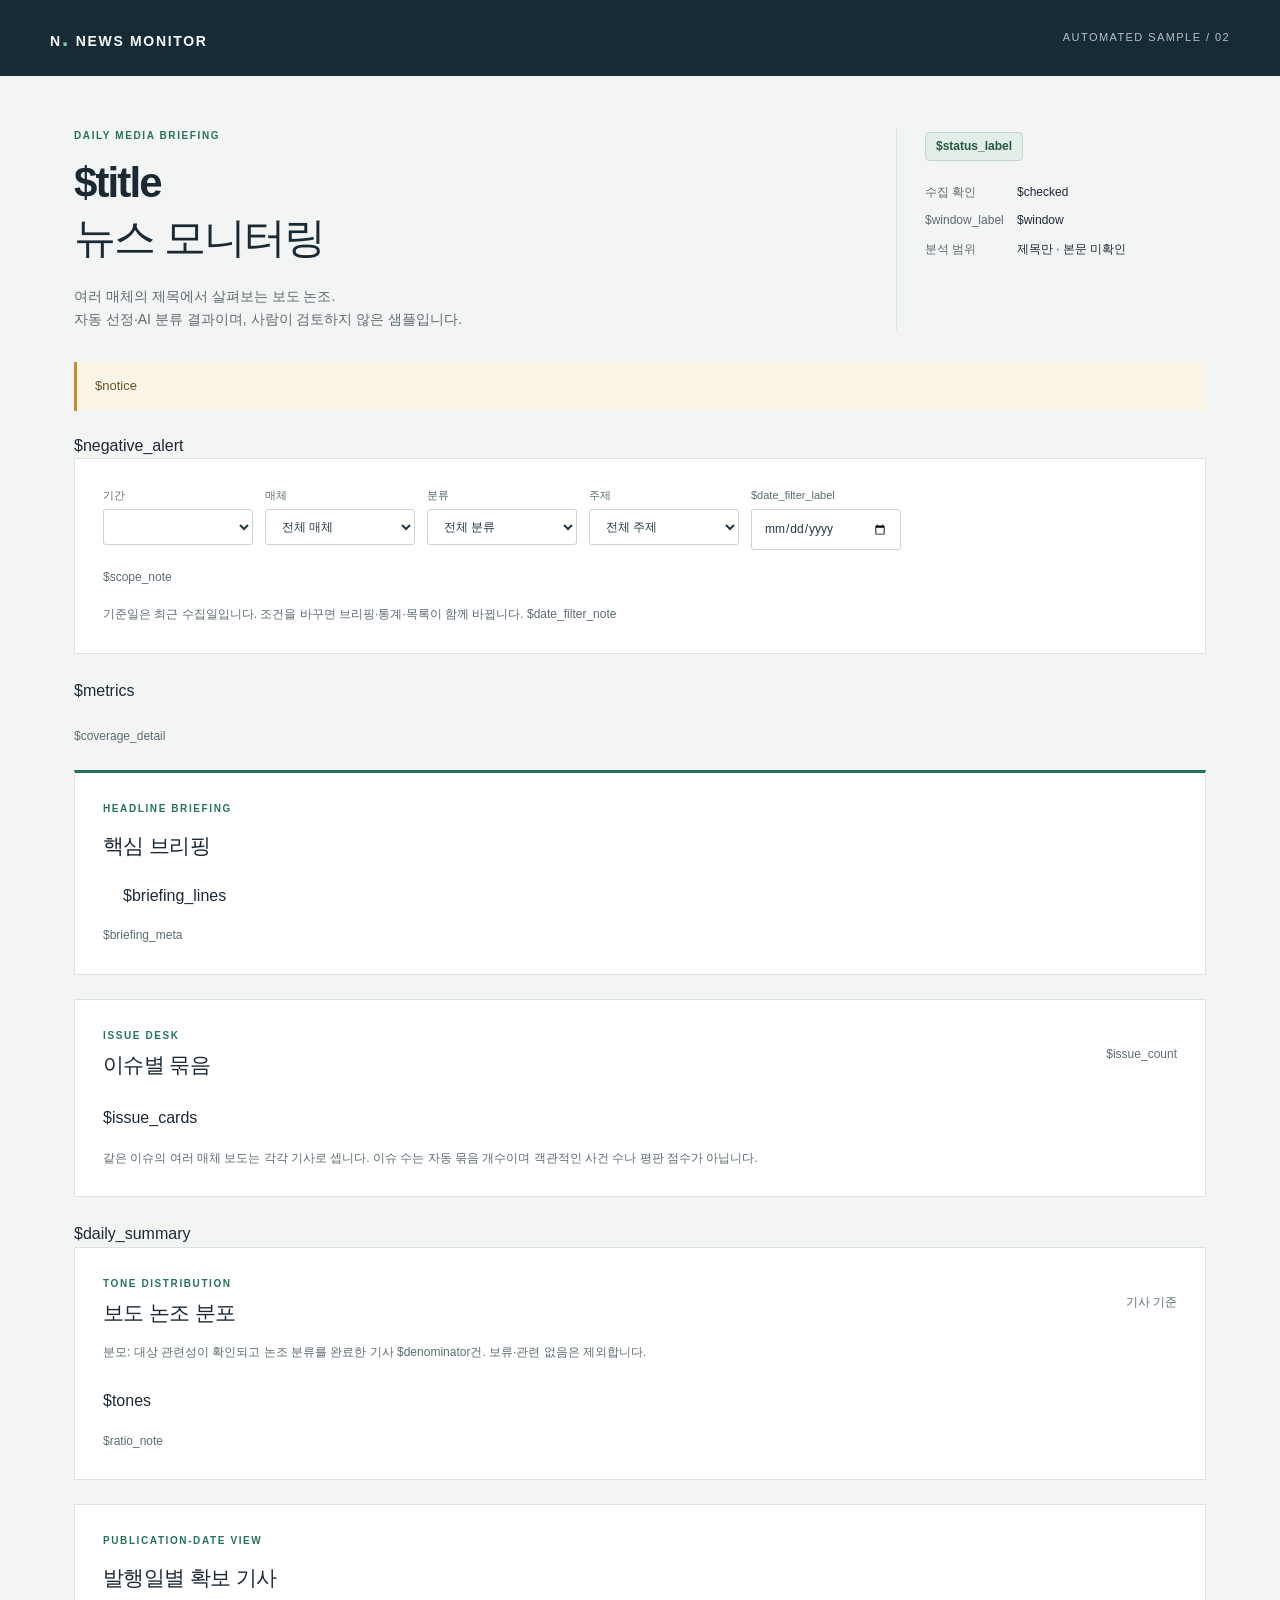
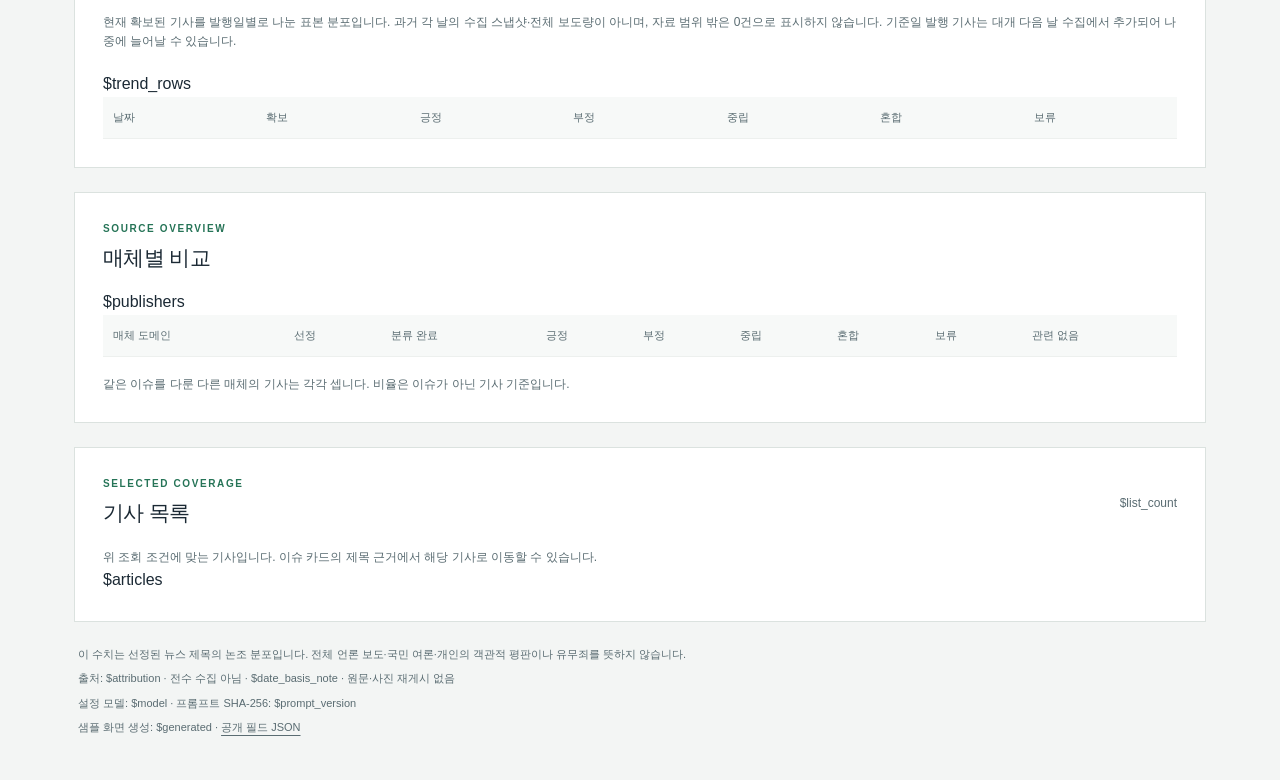
<file: web/index.html>
<!doctype html>
<html lang="ko">
  <head>
    <meta charset="utf-8" />
    <meta name="viewport" content="width=device-width, initial-scale=1" />
    <meta name="robots" content="noindex, nofollow" />
    <meta
      http-equiv="Content-Security-Policy"
      content="default-src 'none'; style-src 'self'; script-src 'self'; img-src 'none'; connect-src 'none'; base-uri 'none'; form-action 'none'"
    />
    <title>$title · News Monitor</title>
    <link rel="stylesheet" href="styles.css?v=$asset_version" />
    <script src="app.js?v=$asset_version" defer></script>
  </head>
  <body>
    <a class="skip" href="#main">본문 바로가기</a>
    <header class="topbar">
      <span class="brand">N<span class="brand-dot">.</span> NEWS MONITOR</span
      ><span class="edition">AUTOMATED SAMPLE / 02</span>
    </header>
    <main id="main">
      <section class="hero" aria-labelledby="page-title">
        <div>
          <p class="eyebrow">DAILY MEDIA BRIEFING</p>
          <h1 id="page-title">$title<span>뉴스 모니터링</span></h1>
          <p class="intro">
            여러 매체의 제목에서 살펴보는 보도 논조.<br />자동 선정·AI 분류
            결과이며, 사람이 검토하지 않은 샘플입니다.
          </p>
        </div>
        <aside class="context">
          <span class="badge">$status_label</span>
          <dl>
            <dt>수집 확인</dt>
            <dd>$checked</dd>
            <dt>$window_label</dt>
            <dd>$window</dd>
            <dt>분석 범위</dt>
            <dd>제목만 · 본문 미확인</dd>
          </dl>
        </aside>
      </section>
      <div class="notice" role="status">$notice</div>
      $negative_alert
      <section class="panel controls" aria-label="조회 조건">
        <div class="filters">
          <label
            >기간<select id="period-filter">
              $period_options
            </select></label
          >
          <label
            >매체<select id="publisher-filter">
              <option value="">전체 매체</option>
              $publisher_options
            </select></label
          >
          <label
            >분류<select id="sentiment-filter">
              <option value="">전체 분류</option>
              <option value="positive">긍정</option>
              <option value="negative">부정</option>
              <option value="neutral">중립</option>
              <option value="mixed">혼합</option>
              <option value="abstain">판단 보류</option>
              <option value="unrelated">관련 없음</option>
            </select></label
          >
          <label
            >주제<select id="topic-filter">
              <option value="">전체 주제</option>
              $topic_options
            </select></label
          >
          <label
            >$date_filter_label<input id="date-filter" type="date"
          /></label>
        </div>
        <p id="scope-note" class="footnote" aria-live="polite">$scope_note</p>
        <p class="footnote">
          기준일은 최근 수집일입니다. 조건을 바꾸면 브리핑·통계·목록이 함께
          바뀝니다. $date_filter_note
        </p>
      </section>
      <section class="metrics" aria-label="샘플 현황">$metrics</section>
      <p id="coverage-detail" class="coverage-detail">$coverage_detail</p>
      <section class="panel briefing" aria-labelledby="briefing-title">
        <p class="eyebrow">HEADLINE BRIEFING</p>
        <h2 id="briefing-title">핵심 브리핑</h2>
        <ul id="briefing-lines">
          $briefing_lines
        </ul>
        <p class="footnote">$briefing_meta</p>
      </section>
      <section class="panel" aria-labelledby="issues-title">
        <div class="section-heading">
          <div>
            <p class="eyebrow">ISSUE DESK</p>
            <h2 id="issues-title">이슈별 묶음</h2>
          </div>
          <span class="unit" id="issue-count">$issue_count</span>
        </div>
        <div class="issue-grid" id="issue-cards">$issue_cards</div>
        <p class="footnote">
          같은 이슈의 여러 매체 보도는 각각 기사로 셉니다. 이슈 수는 자동 묶음
          개수이며 객관적인 사건 수나 평판 점수가 아닙니다.
        </p>
      </section>
      $daily_summary
      <section class="panel distribution" aria-labelledby="distribution-title">
        <div class="section-heading">
          <div>
            <p class="eyebrow">TONE DISTRIBUTION</p>
            <h2 id="distribution-title">보도 논조 분포</h2>
          </div>
          <span class="unit">기사 기준</span>
        </div>
        <p class="muted">
          분모: 대상 관련성이 확인되고 논조 분류를 완료한 기사
          <span id="denominator">$denominator</span>건. 보류·관련 없음은
          제외합니다.
        </p>
        <div class="tone-grid" id="tones">$tones</div>
        <p class="footnote" id="ratio-note">$ratio_note</p>
      </section>
      <section class="panel" aria-labelledby="trend-title">
        <p class="eyebrow">PUBLICATION-DATE VIEW</p>
        <h2 id="trend-title">발행일별 확보 기사</h2>
        <p class="footnote">
          현재 확보된 기사를 발행일별로 나눈 표본 분포입니다. 과거 각 날의 수집
          스냅샷·전체 보도량이 아니며, 자료 범위 밖은 0건으로 표시하지 않습니다.
          기준일 발행 기사는 대개 다음 날 수집에서 추가되어 나중에 늘어날 수 있습니다.
        </p>
        <div
          class="table-scroll trend-scroll"
          tabindex="0"
          aria-label="선택 기간 날짜별 기사 분포"
        >
          <table>
            <thead>
              <tr>
                <th scope="col">날짜</th>
                <th scope="col">확보</th>
                <th scope="col">긍정</th>
                <th scope="col">부정</th>
                <th scope="col">중립</th>
                <th scope="col">혼합</th>
                <th scope="col">보류</th>
              </tr>
            </thead>
            <tbody id="trend-rows">
              $trend_rows
            </tbody>
          </table>
        </div>
      </section>
      <section class="panel" aria-labelledby="publisher-title">
        <div class="section-heading">
          <div>
            <p class="eyebrow">SOURCE OVERVIEW</p>
            <h2 id="publisher-title">매체별 비교</h2>
          </div>
        </div>
        <div class="table-scroll">
          <table>
            <thead>
              <tr>
                <th scope="col">매체 도메인</th>
                <th scope="col">선정</th>
                <th scope="col">분류 완료</th>
                <th scope="col">긍정</th>
                <th scope="col">부정</th>
                <th scope="col">중립</th>
                <th scope="col">혼합</th>
                <th scope="col">보류</th>
                <th scope="col">관련 없음</th>
              </tr>
            </thead>
            <tbody id="publisher-rows">
              $publishers
            </tbody>
          </table>
        </div>
        <p class="footnote">
          같은 이슈를 다룬 다른 매체의 기사는 각각 셉니다. 비율은 이슈가 아닌
          기사 기준입니다.
        </p>
      </section>
      <section class="panel" aria-labelledby="articles-title">
        <div class="section-heading">
          <div>
            <p class="eyebrow">SELECTED COVERAGE</p>
            <h2 id="articles-title">기사 목록</h2>
          </div>
          <span id="visible-count" class="unit" aria-live="polite"
            >$list_count</span
          >
        </div>
        <p class="footnote">
          위 조회 조건에 맞는 기사입니다. 이슈 카드의 제목 근거에서 해당 기사로
          이동할 수 있습니다.
        </p>
        <div id="articles">$articles</div>
        <p id="filter-empty" class="empty" hidden>
          선택한 조건에 맞는 기사가 없습니다.
        </p>
        <noscript
          ><p class="footnote">
            JavaScript가 꺼져 있어 목록 필터는 사용할 수 없습니다. 기사와 집계는
            그대로 확인할 수 있습니다.
          </p></noscript
        >
      </section>
      <script type="application/json" id="dashboard-data">
        $dashboard_data
      </script>
      <footer>
        <p>
          이 수치는 선정된 뉴스 제목의 논조 분포입니다. 전체 언론 보도·국민
          여론·개인의 객관적 평판이나 유무죄를 뜻하지 않습니다.
        </p>
        <p>
          출처: $attribution · 전수 수집 아님 · $date_basis_note · 원문·사진
          재게시 없음
        </p>
        <p>설정 모델: $model · 프롬프트 SHA-256: $prompt_version</p>
        <p>
          샘플 화면 생성: $generated · <a href="report.json">공개 필드 JSON</a>
        </p>
      </footer>
    </main>
  </body>
</html>
</file>
<file: styles.css>
:root {
  font-family:
    ui-sans-serif,
    -apple-system,
    BlinkMacSystemFont,
    "Segoe UI",
    "Apple SD Gothic Neo",
    "Malgun Gothic",
    sans-serif;
  color: #1b2934;
  background: #f3f5f4;
  font-synthesis: none;
  line-height: 1.6;
  --line: #dbe2df;
  --muted: #5a6c72;
  --green: #267457;
}
* {
  box-sizing: border-box;
}
body {
  margin: 0;
}
.topbar {
  height: 76px;
  background: #172b36;
  color: #f7faf8;
  display: flex;
  align-items: center;
  justify-content: space-between;
  padding: 0 max(28px, calc((100vw - 1180px) / 2));
  gap: 20px;
}
.brand {
  font-size: 14px;
  letter-spacing: 0.12em;
  font-weight: 750;
}
.brand-dot {
  color: #77c6a2;
  font-size: 24px;
}
.edition {
  font-size: 11px;
  letter-spacing: 0.13em;
  color: #b0c2c5;
}
main {
  max-width: 1180px;
  margin: 0 auto;
  padding: 52px 24px 36px;
}
.hero {
  display: flex;
  justify-content: space-between;
  gap: 36px;
  margin-bottom: 32px;
}
.eyebrow {
  font-size: 10px;
  letter-spacing: 0.16em;
  color: var(--green);
  font-weight: 800;
  margin: 0 0 12px;
}
h1 {
  font-size: 42px;
  line-height: 1.3;
  letter-spacing: -0.045em;
  margin: 0;
  font-weight: 760;
}
h1 span {
  display: block;
  font-weight: 450;
}
.intro {
  color: var(--muted);
  font-size: 14px;
  margin: 20px 0 0;
}
.context {
  min-width: 310px;
  border-left: 1px solid var(--line);
  padding: 4px 0 0 28px;
}
.badge {
  display: inline-block;
  background: #e4eee8;
  border: 1px solid #c5d6ca;
  border-radius: 4px;
  font-size: 12px;
  color: #225a43;
  padding: 4px 10px;
  font-weight: 700;
}
dl {
  display: grid;
  grid-template-columns: 80px 1fr;
  gap: 9px 12px;
  font-size: 12px;
  margin: 22px 0 0;
}
dt {
  color: var(--muted);
}
dd {
  margin: 0;
}
.notice {
  border-left: 3px solid #bd8f31;
  background: #fbf5e8;
  color: #695225;
  padding: 14px 18px;
  font-size: 13px;
  margin-bottom: 22px;
}
.metrics {
  display: grid;
  grid-template-columns: repeat(4, 1fr);
  gap: 16px;
  margin-bottom: 24px;
}
.metric {
  background: #fff;
  border: 1px solid var(--line);
  padding: 20px 24px;
}
.metric-label {
  color: var(--muted);
  font-size: 12px;
}
.metric-value {
  display: block;
  font-size: 34px;
  font-weight: 700;
  line-height: 1.4;
  font-variant-numeric: tabular-nums;
}
.metric-note {
  font-size: 11px;
  color: var(--muted);
}
.panel {
  background: #fff;
  border: 1px solid var(--line);
  padding: 28px;
  margin-bottom: 24px;
}
.section-heading {
  display: flex;
  align-items: center;
  justify-content: space-between;
  gap: 20px;
  margin-bottom: 14px;
}
.section-heading .eyebrow {
  margin-bottom: 4px;
}
h2 {
  font-size: 21px;
  letter-spacing: -0.03em;
  margin: 0;
  font-weight: 700;
}
.unit {
  font-size: 12px;
  color: var(--muted);
}
.muted,
.footnote {
  color: var(--muted);
  font-size: 12px;
}
.footnote {
  margin: 18px 0 0;
}
.tone-grid {
  display: grid;
  grid-template-columns: repeat(4, 1fr);
  gap: 28px;
  margin-top: 26px;
}
.tone strong {
  font-size: 27px;
  display: block;
  font-variant-numeric: tabular-nums;
}
.tone span {
  font-size: 12px;
}
.tone .tone-count {
  color: var(--muted);
  margin-left: 8px;
}
.positive {
  color: #226b50;
}
.negative {
  color: #974753;
}
.neutral {
  color: #526a7e;
}
.mixed {
  color: #8d6a2d;
}
.alert {
  border-left: 4px solid #974753;
}
.alert h3 {
  font-size: 15px;
  margin: 20px 0 0;
}
.alert-list {
  list-style: none;
  padding: 0;
  margin: 10px 0 0;
}
.alert-list li {
  display: grid;
  gap: 4px;
  padding: 10px 0;
  border-top: 1px solid var(--line);
}
.alert-list a {
  font-weight: 650;
  overflow-wrap: anywhere;
}
.alert-list .footnote {
  margin: 0;
}
meter {
  width: 100%;
  height: 13px;
  display: block;
  margin-top: 10px;
  accent-color: currentColor;
}
.table-scroll {
  overflow-x: auto;
}
table {
  width: 100%;
  border-collapse: collapse;
  font-size: 12px;
  white-space: nowrap;
}
th {
  text-align: left;
  color: var(--muted);
  font-weight: 600;
  font-size: 11px;
  background: #f7f9f8;
}
th,
td {
  padding: 12px 10px;
  border-bottom: 1px solid #edf0ee;
}
td:first-child {
  font-weight: 600;
}
.filters {
  display: flex;
  gap: 12px;
  flex-wrap: wrap;
  margin: 20px 0 0;
}
.filters label {
  font-size: 11px;
  color: var(--muted);
}
.controls .filters {
  margin-top: 0;
}
.coverage-detail {
  color: var(--muted);
  font-size: 12px;
  margin: 0 0 24px;
}
.briefing {
  border-top: 3px solid var(--green);
}
.briefing ul {
  margin: 20px 0 0;
  padding-left: 20px;
}
.briefing li {
  padding: 7px 0;
  font-size: 15px;
  line-height: 1.8;
}
.issue-grid {
  display: grid;
  grid-template-columns: repeat(auto-fit, minmax(min(100%, 280px), 1fr));
  gap: 18px;
  margin-top: 24px;
}
.issue-card {
  border: 1px solid var(--line);
  background: #f9fbfa;
  padding: 20px;
}
.issue-card h3 {
  font-size: 17px;
  margin: 10px 0;
}
.issue-card p {
  font-size: 13px;
  color: #435962;
  line-height: 1.8;
}
.issue-topic {
  color: var(--green);
  font-size: 11px;
  font-weight: 650;
}
.issue-card details {
  margin-top: 18px;
  font-size: 12px;
  overflow-wrap: anywhere;
}
.issue-card summary {
  cursor: pointer;
  color: var(--green);
}
.issue-card ul {
  padding-left: 16px;
}
.issue-card li {
  margin: 10px 0;
}
.trend-scroll {
  max-height: 310px;
  margin-top: 20px;
}
.trend-scroll th {
  position: sticky;
  top: 0;
}
.article:target {
  outline: 2px solid var(--green);
  outline-offset: 6px;
  scroll-margin-top: 24px;
}
select,
input {
  display: block;
  border: 1px solid #cbd6d0;
  border-radius: 3px;
  padding: 9px 12px;
  background: white;
  color: #223841;
  min-width: 150px;
  margin-top: 4px;
  font: inherit;
  font-size: 12px;
}
.article {
  border-top: 1px solid var(--line);
  padding: 22px 0;
}
.article:first-child {
  margin-top: 22px;
}
.article:last-child {
  padding-bottom: 0;
}
.article-meta {
  font-size: 11px;
  color: var(--muted);
  display: flex;
  gap: 12px;
  flex-wrap: wrap;
  align-items: center;
}
.label {
  font-size: 11px;
  border: 1px solid currentColor;
  border-radius: 3px;
  padding: 1px 7px;
}
.article h3 {
  font-size: 17px;
  line-height: 1.6;
  margin: 11px 0 9px;
  font-weight: 650;
  letter-spacing: -0.02em;
  overflow-wrap: anywhere;
}
a {
  color: inherit;
  text-underline-offset: 4px;
}
.article h3 a {
  text-decoration: none;
}
.article h3 a:hover {
  text-decoration: underline;
}
.reason {
  font-size: 13px;
  color: #4b6069;
  margin: 0;
}
.evidence {
  font-size: 12px;
  margin: 8px 0 0;
  color: var(--muted);
}
.empty {
  font-size: 13px;
  color: var(--muted);
  padding: 28px 0;
}
footer {
  font-size: 11px;
  color: var(--muted);
  padding: 0 4px;
  overflow-wrap: anywhere;
}
footer p {
  margin: 7px 0;
}
[hidden] {
  display: none !important;
}
.skip {
  position: absolute;
  left: 12px;
  top: -100px;
  padding: 10px;
  background: #fff;
  color: #111;
  z-index: 2;
}
.skip:focus {
  top: 10px;
}
:focus-visible {
  outline: 3px solid #488eae;
  outline-offset: 3px;
}
@media (max-width: 760px) {
  .topbar {
    padding: 0 20px;
    height: 64px;
  }
  .edition {
    font-size: 9px;
    display: none;
  }
  main {
    padding: 32px 16px;
  }
  .hero {
    flex-direction: column;
    gap: 24px;
  }
  h1 {
    font-size: 34px;
  }
  .context {
    border-left: 0;
    border-top: 1px solid var(--line);
    padding: 20px 0 0;
    min-width: 0;
  }
  dl {
    margin-top: 14px;
  }
  .metrics {
    grid-template-columns: repeat(2, 1fr);
    gap: 10px;
  }
  .metric {
    padding: 16px;
  }
  .metric-value {
    font-size: 28px;
  }
  .panel {
    padding: 20px 16px;
  }
  .tone-grid {
    grid-template-columns: repeat(2, 1fr);
    gap: 20px;
  }
  .filters {
    gap: 10px;
  }
  .filters label {
    flex: 1 1 130px;
  }
  select,
  input {
    min-width: 0;
    width: 100%;
  }
  .notice {
    font-size: 12px;
  }
  .article h3 {
    font-size: 16px;
  }
}
</file>
<file: web/styles.css>
:root {
  font-family:
    ui-sans-serif,
    -apple-system,
    BlinkMacSystemFont,
    "Segoe UI",
    "Apple SD Gothic Neo",
    "Malgun Gothic",
    sans-serif;
  color: #1b2934;
  background: #f3f5f4;
  font-synthesis: none;
  line-height: 1.6;
  --line: #dbe2df;
  --muted: #5a6c72;
  --green: #267457;
}
* {
  box-sizing: border-box;
}
body {
  margin: 0;
}
.topbar {
  height: 76px;
  background: #172b36;
  color: #f7faf8;
  display: flex;
  align-items: center;
  justify-content: space-between;
  padding: 0 max(28px, calc((100vw - 1180px) / 2));
  gap: 20px;
}
.brand {
  font-size: 14px;
  letter-spacing: 0.12em;
  font-weight: 750;
}
.brand-dot {
  color: #77c6a2;
  font-size: 24px;
}
.edition {
  font-size: 11px;
  letter-spacing: 0.13em;
  color: #b0c2c5;
}
main {
  max-width: 1180px;
  margin: 0 auto;
  padding: 52px 24px 36px;
}
.hero {
  display: flex;
  justify-content: space-between;
  gap: 36px;
  margin-bottom: 32px;
}
.eyebrow {
  font-size: 10px;
  letter-spacing: 0.16em;
  color: var(--green);
  font-weight: 800;
  margin: 0 0 12px;
}
h1 {
  font-size: 42px;
  line-height: 1.3;
  letter-spacing: -0.045em;
  margin: 0;
  font-weight: 760;
}
h1 span {
  display: block;
  font-weight: 450;
}
.intro {
  color: var(--muted);
  font-size: 14px;
  margin: 20px 0 0;
}
.context {
  min-width: 310px;
  border-left: 1px solid var(--line);
  padding: 4px 0 0 28px;
}
.badge {
  display: inline-block;
  background: #e4eee8;
  border: 1px solid #c5d6ca;
  border-radius: 4px;
  font-size: 12px;
  color: #225a43;
  padding: 4px 10px;
  font-weight: 700;
}
dl {
  display: grid;
  grid-template-columns: 80px 1fr;
  gap: 9px 12px;
  font-size: 12px;
  margin: 22px 0 0;
}
dt {
  color: var(--muted);
}
dd {
  margin: 0;
}
.notice {
  border-left: 3px solid #bd8f31;
  background: #fbf5e8;
  color: #695225;
  padding: 14px 18px;
  font-size: 13px;
  margin-bottom: 22px;
}
.metrics {
  display: grid;
  grid-template-columns: repeat(4, 1fr);
  gap: 16px;
  margin-bottom: 24px;
}
.metric {
  background: #fff;
  border: 1px solid var(--line);
  padding: 20px 24px;
}
.metric-label {
  color: var(--muted);
  font-size: 12px;
}
.metric-value {
  display: block;
  font-size: 34px;
  font-weight: 700;
  line-height: 1.4;
  font-variant-numeric: tabular-nums;
}
.metric-note {
  font-size: 11px;
  color: var(--muted);
}
.panel {
  background: #fff;
  border: 1px solid var(--line);
  padding: 28px;
  margin-bottom: 24px;
}
.section-heading {
  display: flex;
  align-items: center;
  justify-content: space-between;
  gap: 20px;
  margin-bottom: 14px;
}
.section-heading .eyebrow {
  margin-bottom: 4px;
}
h2 {
  font-size: 21px;
  letter-spacing: -0.03em;
  margin: 0;
  font-weight: 700;
}
.unit {
  font-size: 12px;
  color: var(--muted);
}
.muted,
.footnote {
  color: var(--muted);
  font-size: 12px;
}
.footnote {
  margin: 18px 0 0;
}
.tone-grid {
  display: grid;
  grid-template-columns: repeat(4, 1fr);
  gap: 28px;
  margin-top: 26px;
}
.tone strong {
  font-size: 27px;
  display: block;
  font-variant-numeric: tabular-nums;
}
.tone span {
  font-size: 12px;
}
.tone .tone-count {
  color: var(--muted);
  margin-left: 8px;
}
.positive {
  color: #226b50;
}
.negative {
  color: #974753;
}
.neutral {
  color: #526a7e;
}
.mixed {
  color: #8d6a2d;
}
.alert {
  border-left: 4px solid #974753;
}
.alert h3 {
  font-size: 15px;
  margin: 20px 0 0;
}
.alert-list {
  list-style: none;
  padding: 0;
  margin: 10px 0 0;
}
.alert-list li {
  display: grid;
  gap: 4px;
  padding: 10px 0;
  border-top: 1px solid var(--line);
}
.alert-list a {
  font-weight: 650;
  overflow-wrap: anywhere;
}
.alert-list .footnote {
  margin: 0;
}
meter {
  width: 100%;
  height: 13px;
  display: block;
  margin-top: 10px;
  accent-color: currentColor;
}
.table-scroll {
  overflow-x: auto;
}
table {
  width: 100%;
  border-collapse: collapse;
  font-size: 12px;
  white-space: nowrap;
}
th {
  text-align: left;
  color: var(--muted);
  font-weight: 600;
  font-size: 11px;
  background: #f7f9f8;
}
th,
td {
  padding: 12px 10px;
  border-bottom: 1px solid #edf0ee;
}
td:first-child {
  font-weight: 600;
}
.filters {
  display: flex;
  gap: 12px;
  flex-wrap: wrap;
  margin: 20px 0 0;
}
.filters label {
  font-size: 11px;
  color: var(--muted);
}
.controls .filters {
  margin-top: 0;
}
.coverage-detail {
  color: var(--muted);
  font-size: 12px;
  margin: 0 0 24px;
}
.briefing {
  border-top: 3px solid var(--green);
}
.briefing ul {
  margin: 20px 0 0;
  padding-left: 20px;
}
.briefing li {
  padding: 7px 0;
  font-size: 15px;
  line-height: 1.8;
}
.issue-grid {
  display: grid;
  grid-template-columns: repeat(auto-fit, minmax(min(100%, 280px), 1fr));
  gap: 18px;
  margin-top: 24px;
}
.issue-card {
  border: 1px solid var(--line);
  background: #f9fbfa;
  padding: 20px;
}
.issue-card h3 {
  font-size: 17px;
  margin: 10px 0;
}
.issue-card p {
  font-size: 13px;
  color: #435962;
  line-height: 1.8;
}
.issue-topic {
  color: var(--green);
  font-size: 11px;
  font-weight: 650;
}
.issue-card details {
  margin-top: 18px;
  font-size: 12px;
  overflow-wrap: anywhere;
}
.issue-card summary {
  cursor: pointer;
  color: var(--green);
}
.issue-card ul {
  padding-left: 16px;
}
.issue-card li {
  margin: 10px 0;
}
.trend-scroll {
  max-height: 310px;
  margin-top: 20px;
}
.trend-scroll th {
  position: sticky;
  top: 0;
}
.article:target {
  outline: 2px solid var(--green);
  outline-offset: 6px;
  scroll-margin-top: 24px;
}
select,
input {
  display: block;
  border: 1px solid #cbd6d0;
  border-radius: 3px;
  padding: 9px 12px;
  background: white;
  color: #223841;
  min-width: 150px;
  margin-top: 4px;
  font: inherit;
  font-size: 12px;
}
.article {
  border-top: 1px solid var(--line);
  padding: 22px 0;
}
.article:first-child {
  margin-top: 22px;
}
.article:last-child {
  padding-bottom: 0;
}
.article-meta {
  font-size: 11px;
  color: var(--muted);
  display: flex;
  gap: 12px;
  flex-wrap: wrap;
  align-items: center;
}
.label {
  font-size: 11px;
  border: 1px solid currentColor;
  border-radius: 3px;
  padding: 1px 7px;
}
.article h3 {
  font-size: 17px;
  line-height: 1.6;
  margin: 11px 0 9px;
  font-weight: 650;
  letter-spacing: -0.02em;
  overflow-wrap: anywhere;
}
a {
  color: inherit;
  text-underline-offset: 4px;
}
.article h3 a {
  text-decoration: none;
}
.article h3 a:hover {
  text-decoration: underline;
}
.reason {
  font-size: 13px;
  color: #4b6069;
  margin: 0;
}
.evidence {
  font-size: 12px;
  margin: 8px 0 0;
  color: var(--muted);
}
.empty {
  font-size: 13px;
  color: var(--muted);
  padding: 28px 0;
}
footer {
  font-size: 11px;
  color: var(--muted);
  padding: 0 4px;
  overflow-wrap: anywhere;
}
footer p {
  margin: 7px 0;
}
[hidden] {
  display: none !important;
}
.skip {
  position: absolute;
  left: 12px;
  top: -100px;
  padding: 10px;
  background: #fff;
  color: #111;
  z-index: 2;
}
.skip:focus {
  top: 10px;
}
:focus-visible {
  outline: 3px solid #488eae;
  outline-offset: 3px;
}
@media (max-width: 760px) {
  .topbar {
    padding: 0 20px;
    height: 64px;
  }
  .edition {
    font-size: 9px;
    display: none;
  }
  main {
    padding: 32px 16px;
  }
  .hero {
    flex-direction: column;
    gap: 24px;
  }
  h1 {
    font-size: 34px;
  }
  .context {
    border-left: 0;
    border-top: 1px solid var(--line);
    padding: 20px 0 0;
    min-width: 0;
  }
  dl {
    margin-top: 14px;
  }
  .metrics {
    grid-template-columns: repeat(2, 1fr);
    gap: 10px;
  }
  .metric {
    padding: 16px;
  }
  .metric-value {
    font-size: 28px;
  }
  .panel {
    padding: 20px 16px;
  }
  .tone-grid {
    grid-template-columns: repeat(2, 1fr);
    gap: 20px;
  }
  .filters {
    gap: 10px;
  }
  .filters label {
    flex: 1 1 130px;
  }
  select,
  input {
    min-width: 0;
    width: 100%;
  }
  .notice {
    font-size: 12px;
  }
  .article h3 {
    font-size: 16px;
  }
}
</file>
